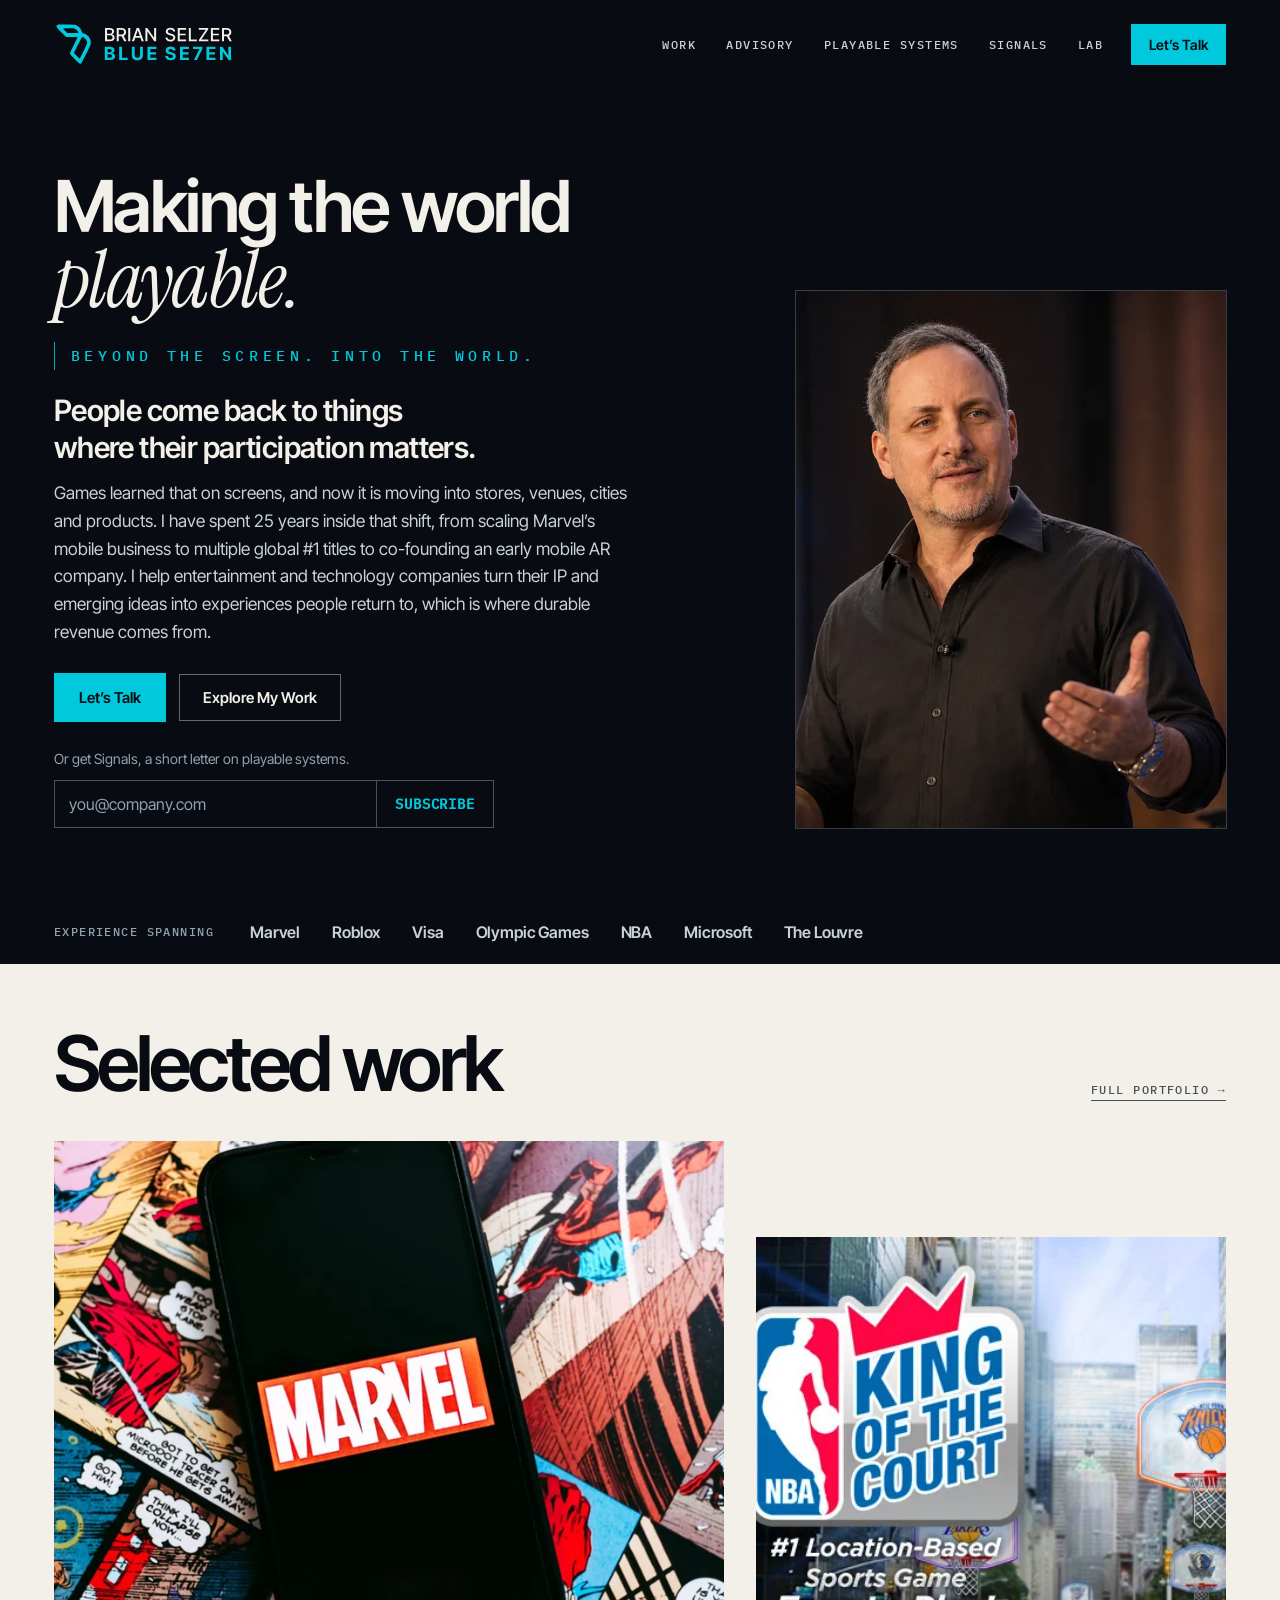
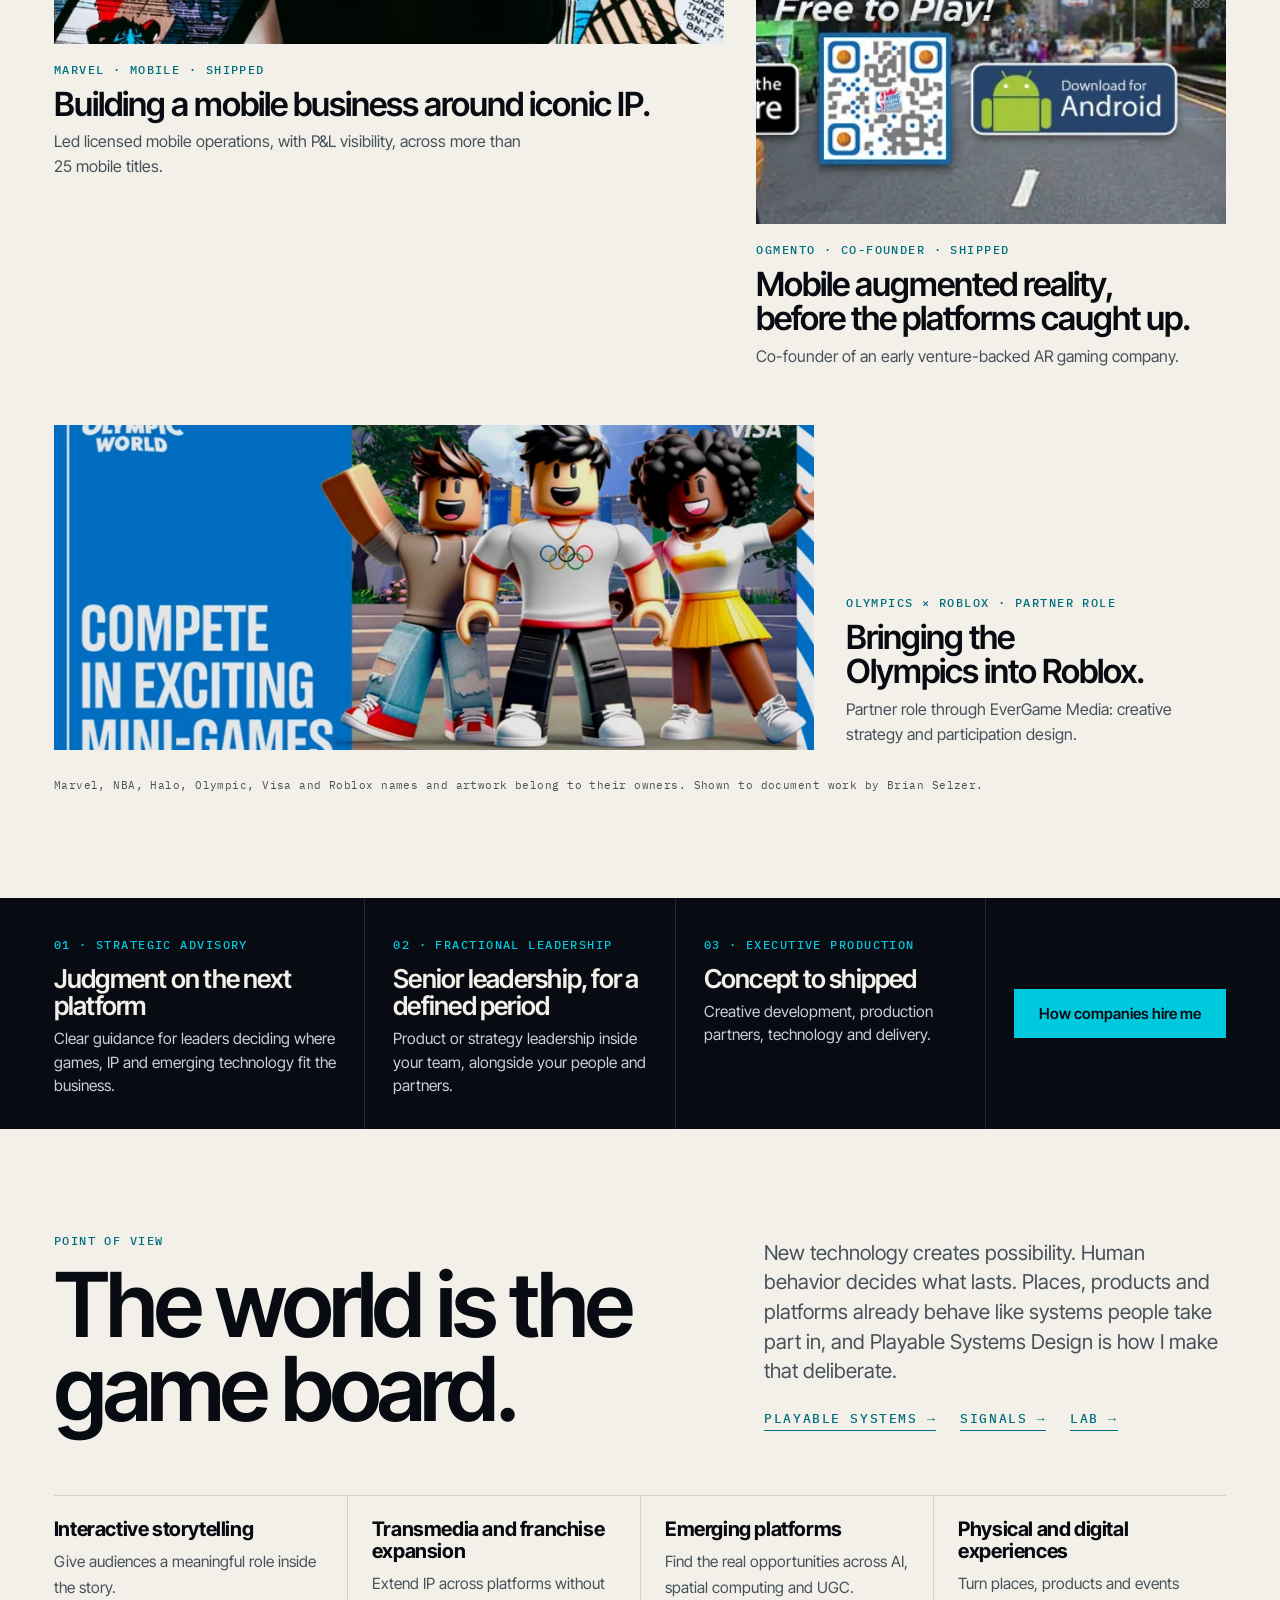
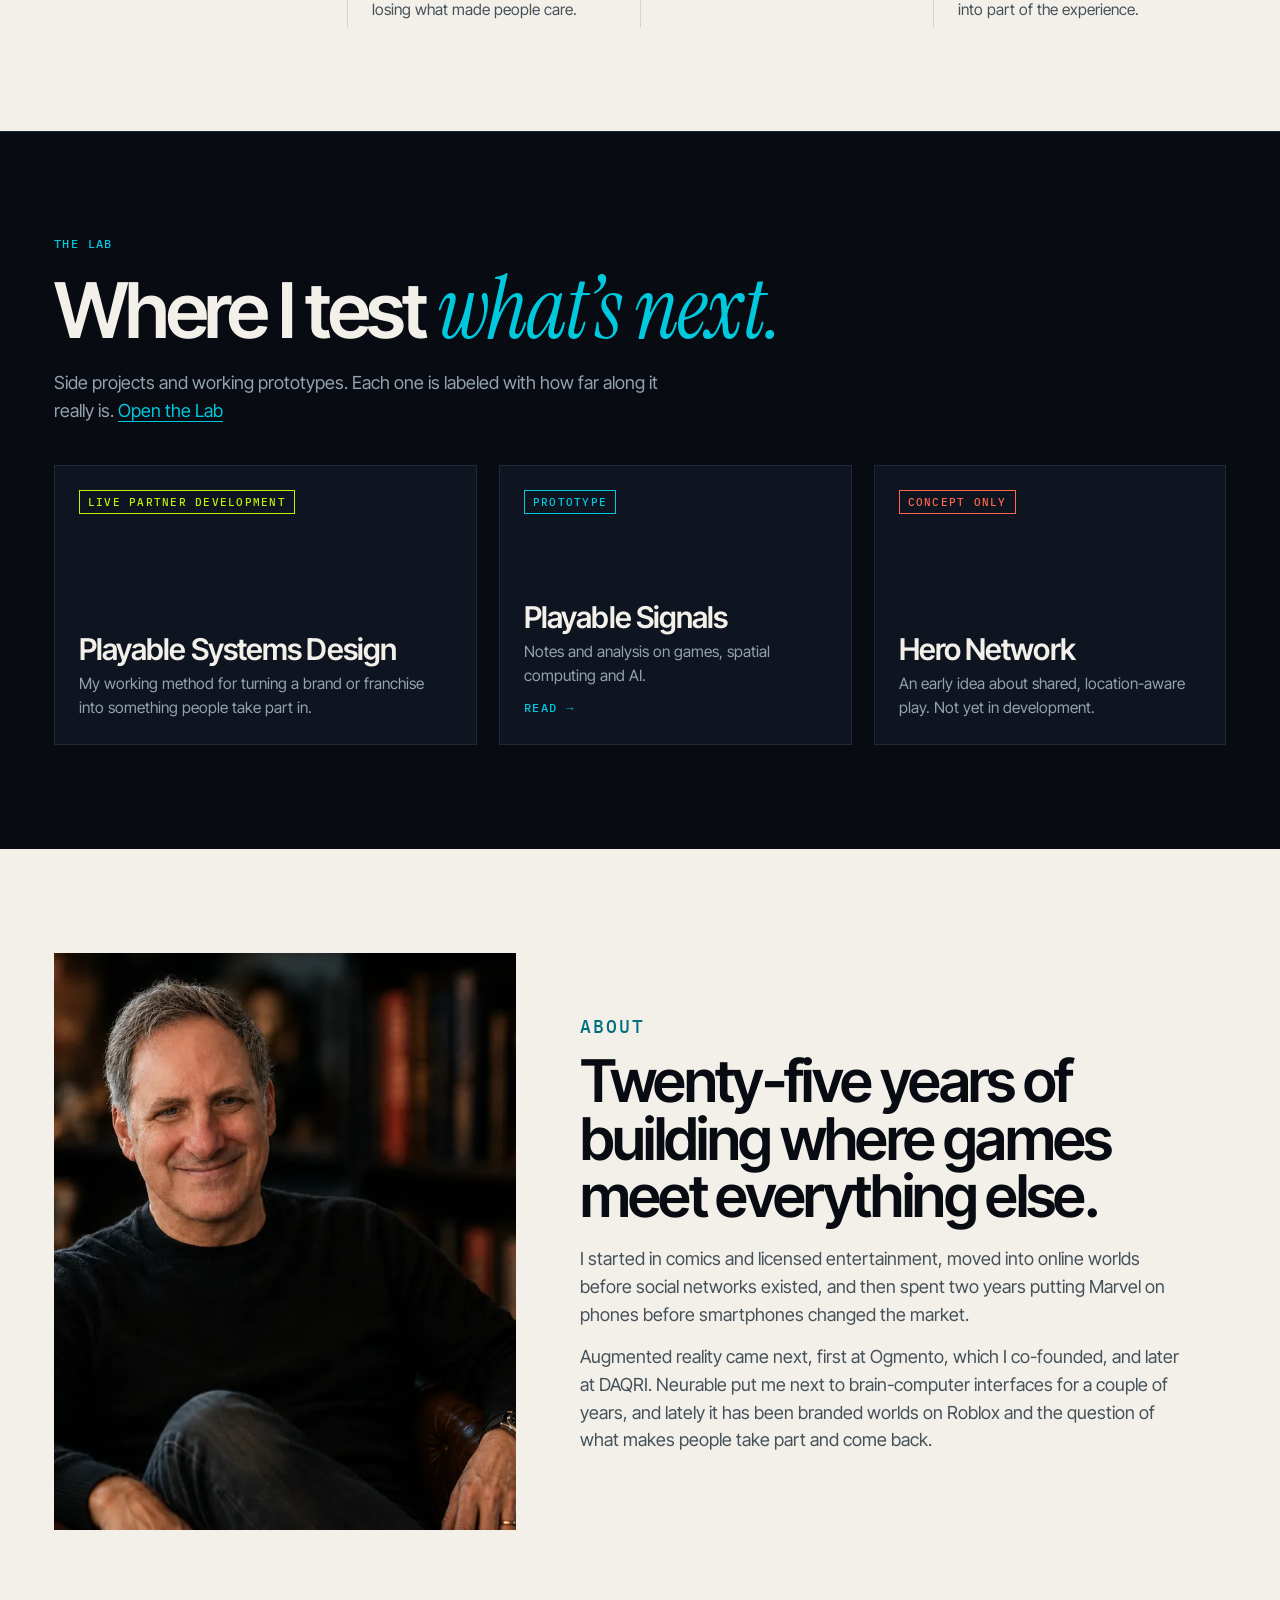
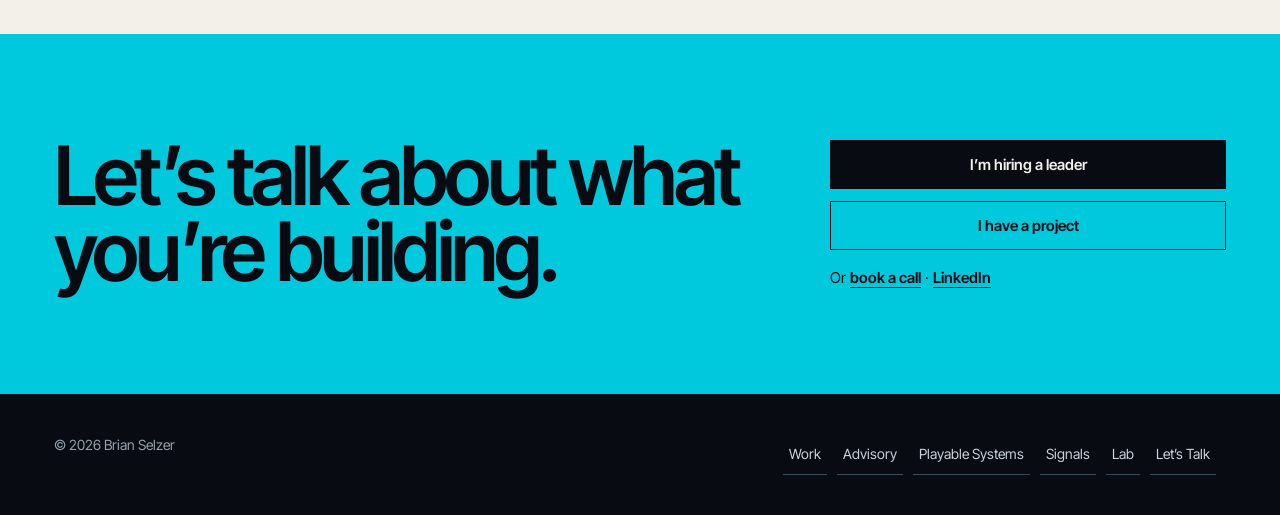
<file: index.html>
<!doctype html>
<html lang="en" data-type="A">
<head>
<meta charset="utf-8"/>
<meta name="viewport" content="width=device-width, initial-scale=1"/>
<title>Brian Selzer | Making the world playable</title>
<meta name="description" content="Brian Selzer is a senior executive and creative leader in games, entertainment and emerging technology. Executive production, advisory and playable systems design."/>
<meta name="theme-color" content="#080B12"/>
<link rel="canonical" href="https://brianselzer.com/"/>
<link rel="icon" href="favicon.svg" type="image/svg+xml"/>
<meta property="og:type" content="website"/><meta property="og:url" content="https://brianselzer.com/"/>
<meta property="og:title" content="Brian Selzer | Making the world playable"/>
<meta property="og:description" content="Senior leadership across games, entertainment and emerging technology. Marvel mobile, early mobile AR, and experiences on Roblox."/>
<meta property="og:image" content="https://brianselzer.com/img/og-brian-selzer.jpg"/>
<meta name="twitter:card" content="summary_large_image"/>
<link rel="preload" href="fonts/inter-tight-latin-600-normal.woff2" as="font" type="font/woff2" crossorigin/>
<link rel="stylesheet" href="tokens.css"/>
<link rel="stylesheet" href="home.css"/>
</head>
<body>
<a class="skip" href="#main">Skip to content</a>
<header class="nav"><div class="wrap nav__in">
 <a class="brand" href="/" aria-label="Brian Selzer, home"><img class="brand__logo" src="logo.svg" width="179" height="44" alt="Brian Selzer, BlueSe7en"/></a>
 <nav class="nav__links" id="menu" aria-label="Primary">
  <a href="work.html">Work</a><a href="advisory.html">Advisory</a><a href="playablesystems.html">Playable Systems</a><a href="insights.html">Signals</a><a href="lab.html">Lab</a>
 </nav>
 <a class="nav__cta" href="contact.html" data-event="nav_lets_talk_click">Let&rsquo;s Talk</a>
 <button class="nav__toggle" aria-expanded="false" aria-controls="menu" aria-label="Menu">&#9776;</button>
</div></header>
<main id="main">
<section class="c-hero--portrait" data-parallax><div class="c-planes" aria-hidden="true"><img src="img/hourglass.svg" alt="" width="900" height="860"/></div>
 <div class="wrap c-hero__grid"><div>
  <h1>Making the world <span class="acc">playable.</span></h1>
  <p class="c-hero__tag">Beyond the screen. Into the world.</p>
  <p class="c-hero__lead">People come back to things where their participation matters.</p>
  <p class="c-hero__sub">Games learned that on screens, and now it is moving into stores, venues, cities and products. I have spent 25 years inside that shift, from scaling Marvel&rsquo;s mobile business to multiple global #1 titles to co-founding an early mobile AR company. I help entertainment and technology companies turn their IP and emerging ideas into experiences people return to, which is where durable revenue comes from.</p>
  <div class="c-hero__ctas"><a class="btn btn--sig" href="contact.html" data-event="hero_primary_click">Let&rsquo;s Talk</a><a class="btn btn--ghost" href="#work" data-event="hero_secondary_click">Explore My Work</a></div>
  <form class="c-hero__sub-form" action="https://brianselzer.substack.com/subscribe" method="get" target="_blank" data-event="hero_signals_submit"><label for="hero-email">Or get Signals, a short letter on playable systems.</label><div><input id="hero-email" type="email" name="email" placeholder="you@company.com" autocomplete="email" required/><button type="submit">Subscribe</button></div></form>
 </div>
 <figure class="c-hero__fig"><picture><source type="image/webp" srcset="img/brian-hero-640.webp 640w, img/brian-hero-816.webp 816w" sizes="(max-width:1023px) 78vw, 430px"/><img src="img/brian-hero-816.jpg" srcset="img/brian-hero-640.jpg 640w, img/brian-hero-816.jpg 816w" sizes="(max-width:1023px) 78vw, 430px" width="816" height="1020" alt="Brian Selzer speaking on stage" fetchpriority="high"/></picture></figure>
 </div></section>

<section class="c-strip" aria-label="Experience spanning"><div class="wrap">
 <span class="label">Experience spanning</span>
 <ul><li>Marvel</li><li>Roblox</li><li>Visa</li><li>Olympic Games</li><li>NBA</li><li>Microsoft</li><li>The Louvre</li></ul>
</div></section>

<section class="surf-light c-sec" id="work" style="padding-top:var(--s5)"><div class="wrap">
 <div class="c-sec__head"><h2>Selected work</h2><a class="label c-morelink" href="work.html" data-event="work_all_click">Full portfolio &rarr;</a></div>
 <div class="c-cases">
  <article class="c-case c-case--wide"><a href="work.html" data-event="work_marvel_click" class="c-case__link">
   <div class="c-case__media">
    <picture><source type="image/webp" srcset="img/work-marvel.webp"/><img src="img/work-marvel.jpg" width="808" height="576" alt="Marvel logo on a phone over a spread of Marvel comic pages" loading="lazy" decoding="async"/></picture>
   </div>
   <div class="c-case__meta"><p class="label">Marvel &middot; Mobile &middot; Shipped</p><h3>Building a mobile business around iconic IP.</h3><p>Led licensed mobile operations, with P&amp;L visibility, across more than 25 mobile titles.</p></div></a></article>
  <article class="c-case c-case--tall"><a href="work.html" data-event="work_ogmento_click" class="c-case__link">
   <div class="c-case__media">
    <picture><source type="image/webp" srcset="img/work-nba.webp"/><img style="object-position:30% 50%" src="img/work-nba.jpg" width="1024" height="500" alt="NBA King of the Court location-based AR game on a phone over a city street" loading="lazy" decoding="async"/></picture>
   </div>
   <div class="c-case__meta"><p class="label">Ogmento &middot; Co-founder &middot; Shipped</p><h3>Mobile augmented reality, before the platforms caught up.</h3><p>Co-founder of an early venture-backed AR gaming company.</p></div></a></article>
  <article class="c-case c-case--banner"><a href="work.html" data-event="work_olympics_click" class="c-case__link">
   <div class="c-case__media">
    <picture><source type="image/webp" srcset="img/work-olympics.webp"/><img style="object-position:88% 50%" src="img/work-olympics.jpg" width="860" height="484" alt="Olympic World on Roblox, presented by Visa" loading="lazy" decoding="async"/></picture>
   </div>
   <div class="c-case__meta"><p class="label">Olympics &times; Roblox &middot; Partner role</p><h3>Bringing the Olympics into Roblox.</h3><p>Partner role through EverGame Media: creative strategy and participation design.</p></div></a></article>
 </div>
 <p class="c-credit" style="margin-top:28px">Marvel, NBA, Halo, Olympic, Visa and Roblox names and artwork belong to their owners. Shown to document work by Brian Selzer.</p>
</div></section>

<section class="surf-dark c-lanes" id="engage"><div class="wrap c-lanes__in">
 <div class="c-lane"><span class="label">01 &middot; Strategic advisory</span><h3>Judgment on the next platform</h3><p>Clear guidance for leaders deciding where games, IP and emerging technology fit the business.</p></div>
 <div class="c-lane"><span class="label">02 &middot; Fractional leadership</span><h3>Senior leadership, for a defined period</h3><p>Product or strategy leadership inside your team, alongside your people and partners.</p></div>
 <div class="c-lane"><span class="label">03 &middot; Executive production</span><h3>Concept to shipped</h3><p>Creative development, production partners, technology and delivery.</p></div>
 <div class="c-lane__cta"><a class="btn btn--sig" href="advisory.html" data-event="engage_advisory_click">How companies hire me</a></div>
</div></section>

<section class="surf-light c-sec" id="pov"><div class="wrap"><div class="c-pov">
 <div><span class="label" style="color:var(--signal-ink);display:block;margin-bottom:14px">Point of view</span>
 <h2 class="c-pov__h">The world is the game board.</h2></div>
 <div><p>New technology creates possibility. Human behavior decides what lasts. Places, products and platforms already behave like systems people take part in, and Playable Systems Design is how I make that deliberate.</p>
 <p class="c-pov__links"><a href="playablesystems.html" data-event="pov_ps_click">Playable Systems &rarr;</a><a href="insights.html" data-event="pov_signals_click">Signals &rarr;</a><a href="lab.html" data-event="pov_lab_click">Lab &rarr;</a></p></div>
</div>
 <ul class="c-areas">
  <li><b>Interactive storytelling</b><span>Give audiences a meaningful role inside the story.</span></li>
  <li><b>Transmedia and franchise expansion</b><span>Extend IP across platforms without losing what made people care.</span></li>
  <li><b>Emerging platforms</b><span>Find the real opportunities across AI, spatial computing and UGC.</span></li>
  <li><b>Physical and digital experiences</b><span>Turn places, products and events into part of the experience.</span></li>
 </ul></div>
</section>

<section class="c-sec c-lab-section" id="lab"><div class="wrap">
 <p class="label" style="color:var(--signal);margin-bottom:18px">The Lab</p>
 <h2>Where I test <span class="acc">what&rsquo;s next.</span></h2>
 <p class="c-lab__sub">Side projects and working prototypes. Each one is labeled with how far along it really is. <a href="lab.html" style="color:var(--signal);border-bottom:1px solid currentColor">Open the Lab</a></p>
 <div class="c-lab">
  <article class="c-lab__item"><span class="c-status" style="color:var(--play)">Live partner development</span><div><h3>Playable Systems Design</h3><p>My working method for turning a brand or franchise into something people take part in.</p></div></article>
  <article class="c-lab__item"><span class="c-status" style="color:var(--signal)">Prototype</span><div><h3>Playable Signals</h3><p>Notes and analysis on games, spatial computing and AI.</p><a class="more" style="display:inline-block;margin-top:12px;color:var(--signal);font:500 12px var(--f-label);letter-spacing:.12em;text-transform:uppercase" href="insights.html">Read &rarr;</a></div></article>
  <article class="c-lab__item"><span class="c-status" style="color:var(--energy)">Concept only</span><div><h3>Hero Network</h3><p>An early idea about shared, location-aware play. Not yet in development.</p></div></article>
 </div></div></section>

<section class="surf-light c-sec" id="about"><div class="wrap c-about">
 <picture><source type="image/webp" srcset="img/brian-about-640.webp 640w, img/brian-about-816.webp 816w" sizes="(max-width:1023px) 100vw, 460px"/><img src="img/brian-about-816.jpg" srcset="img/brian-about-640.jpg 640w, img/brian-about-816.jpg 816w" sizes="(max-width:1023px) 100vw, 460px" width="816" height="1020" alt="Brian Selzer seated in a leather chair" loading="lazy"/></picture>
 <div><p class="label" style="color:var(--signal-ink);margin-bottom:14px">About</p>
 <h2>Twenty-five years of building where games meet everything else.</h2>
 <p>I started in comics and licensed entertainment, moved into online worlds before social networks existed, and then spent two years putting Marvel on phones before smartphones changed the market.</p>
 <p>Augmented reality came next, first at Ogmento, which I co-founded, and later at DAQRI. Neurable put me next to brain-computer interfaces for a couple of years, and lately it has been branded worlds on Roblox and the question of what makes people take part and come back.</p>
 <p class="c-note" data-missing style="margin-top:18px"><b>Confirm &middot; About</b>Career arc is drawn from the Career Master Profile (Brian recollection plus existing evidence). Add one sentence on 2024 to now (Hero Network, character intelligence) when Brian approves the wording.</p>
 </div>
</div></section>

<section class="c-cta" id="contact"><div class="wrap c-cta__in">
 <h2>Let&rsquo;s talk about what you&rsquo;re building.</h2>
 <div class="c-cta__act">
  <a class="btn btn--ink" href="mailto:brian@brianselzer.com?subject=Hiring%20inquiry%3A%20executive%20or%20fractional%20role&body=Company%3A%0ARole%20or%20scope%3A%0ATimeline%3A" data-event="contact_hire_click">I&rsquo;m hiring a leader</a>
  <a class="btn btn--oink" href="mailto:brian@brianselzer.com?subject=Project%20inquiry%3A%20experience%20or%20partnership&body=Company%3A%0AProject%3A%0ATimeline%3A" data-event="contact_project_click">I have a project</a>
  <p class="c-cta__alt">Or <a href="contact.html#book" data-event="contact_book_click">book a call</a> &middot; <a href="https://www.linkedin.com/in/brianselzer/" data-event="contact_linkedin_click">LinkedIn</a></p>
 </div></div></section>
</main>
<footer><div class="wrap"><span>&copy; 2026 Brian Selzer</span><span><a href="work.html">Work</a><a href="advisory.html">Advisory</a><a href="playablesystems.html">Playable Systems</a><a href="insights.html">Signals</a><a href="lab.html">Lab</a><a href="contact.html">Let&rsquo;s Talk</a></span></div></footer>
<script src="home.js" defer></script>
</body></html>
</file>
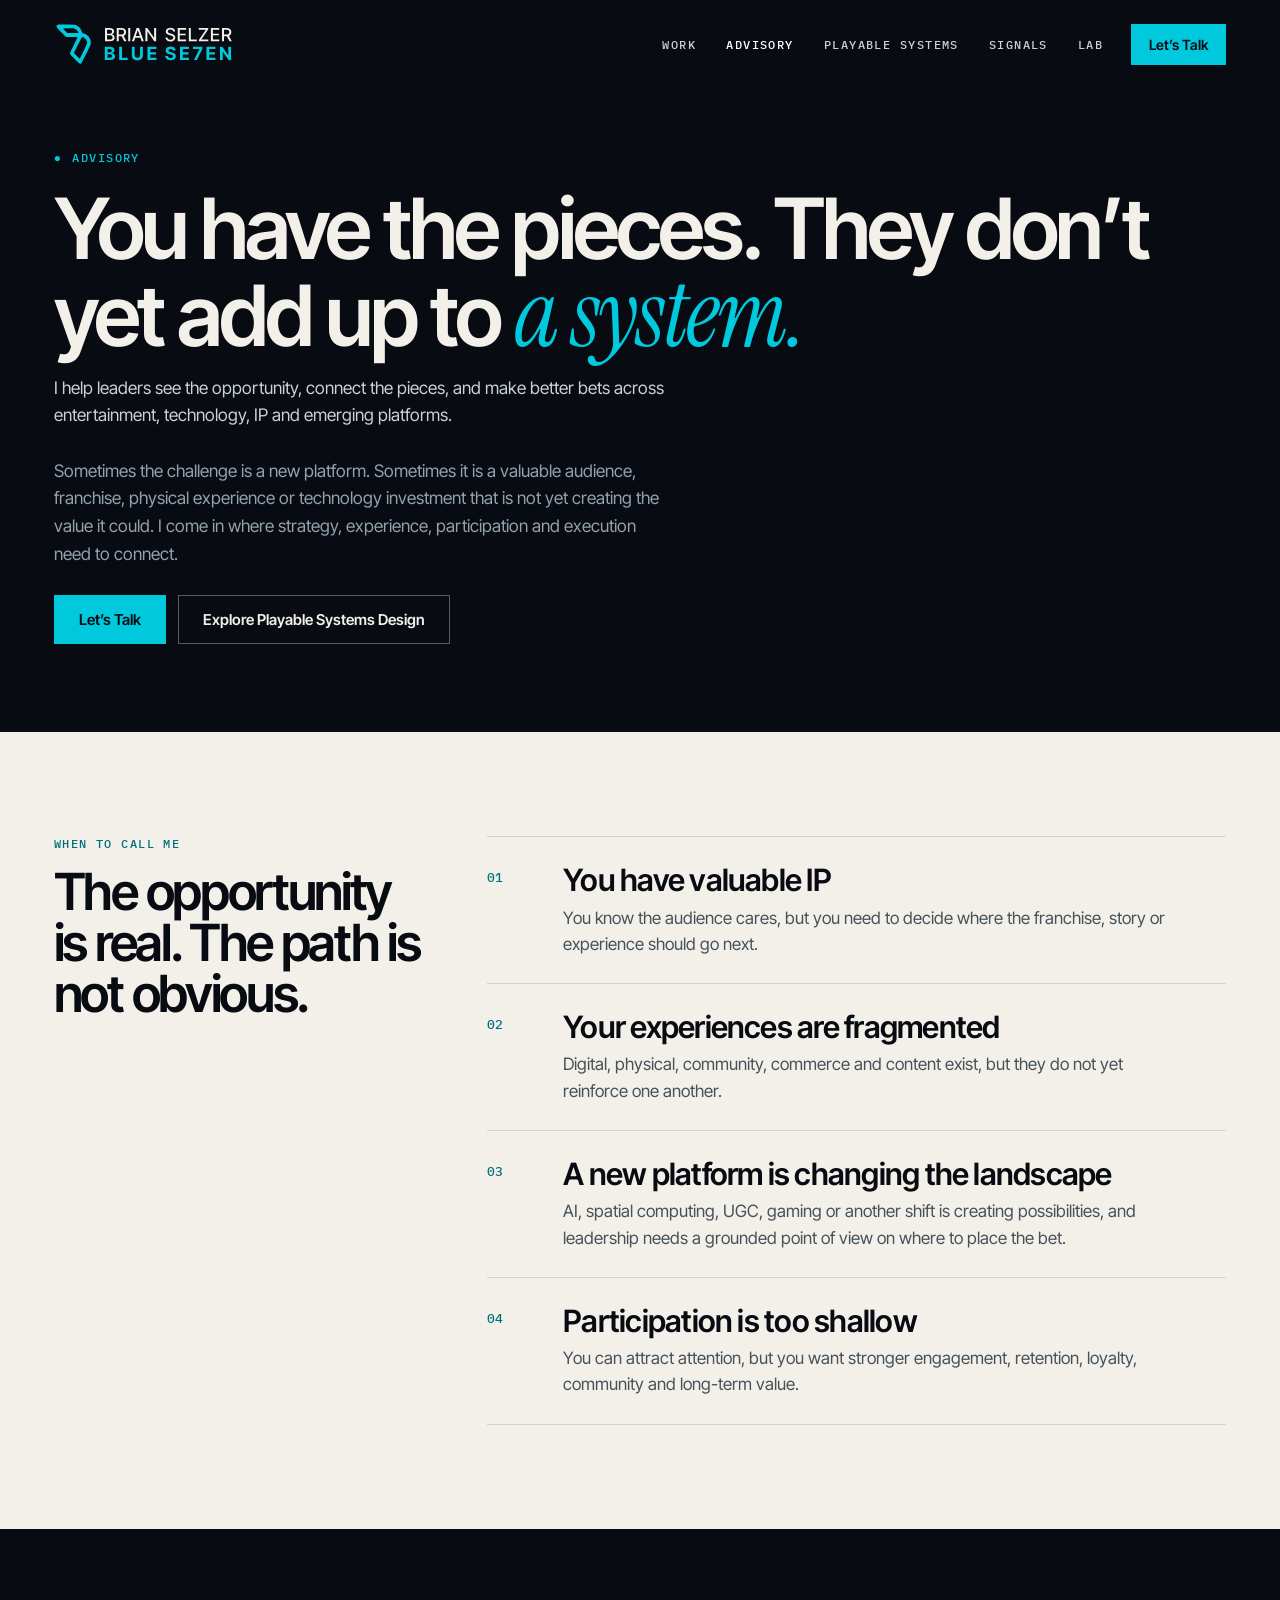
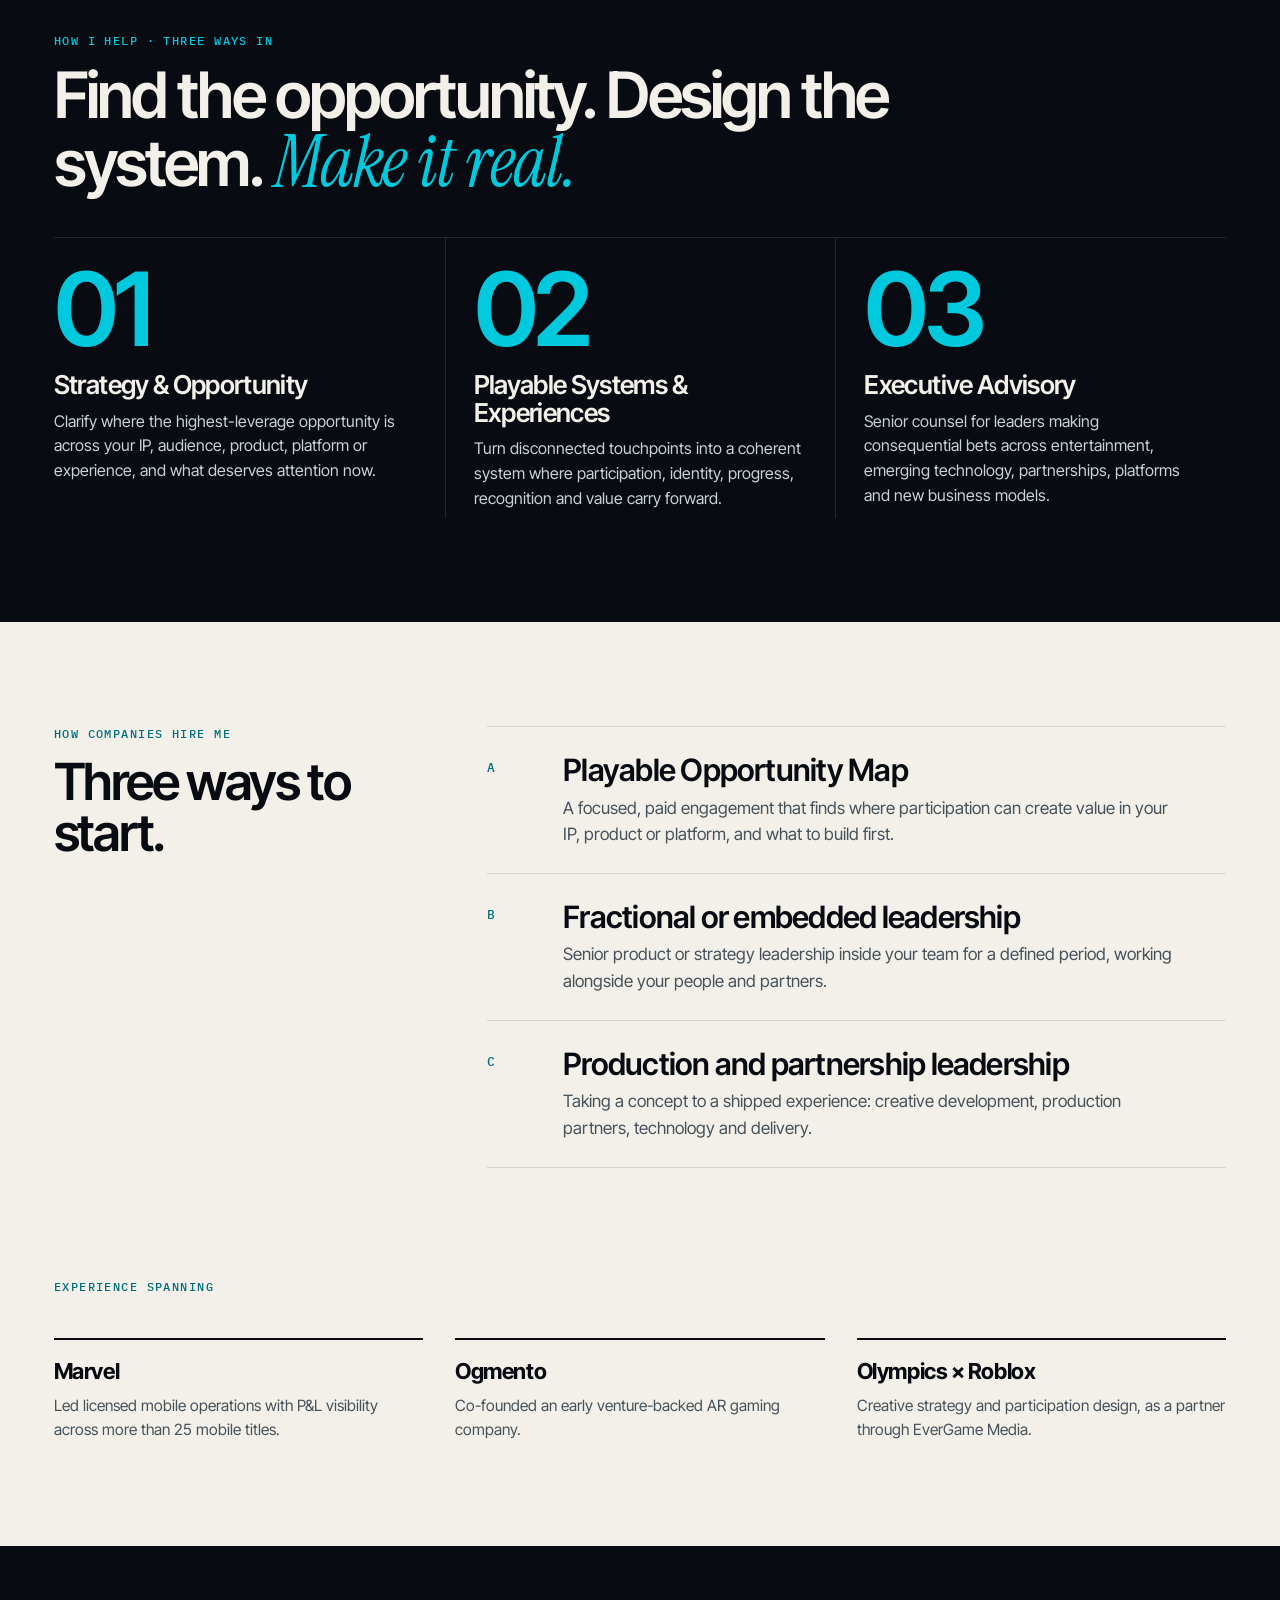
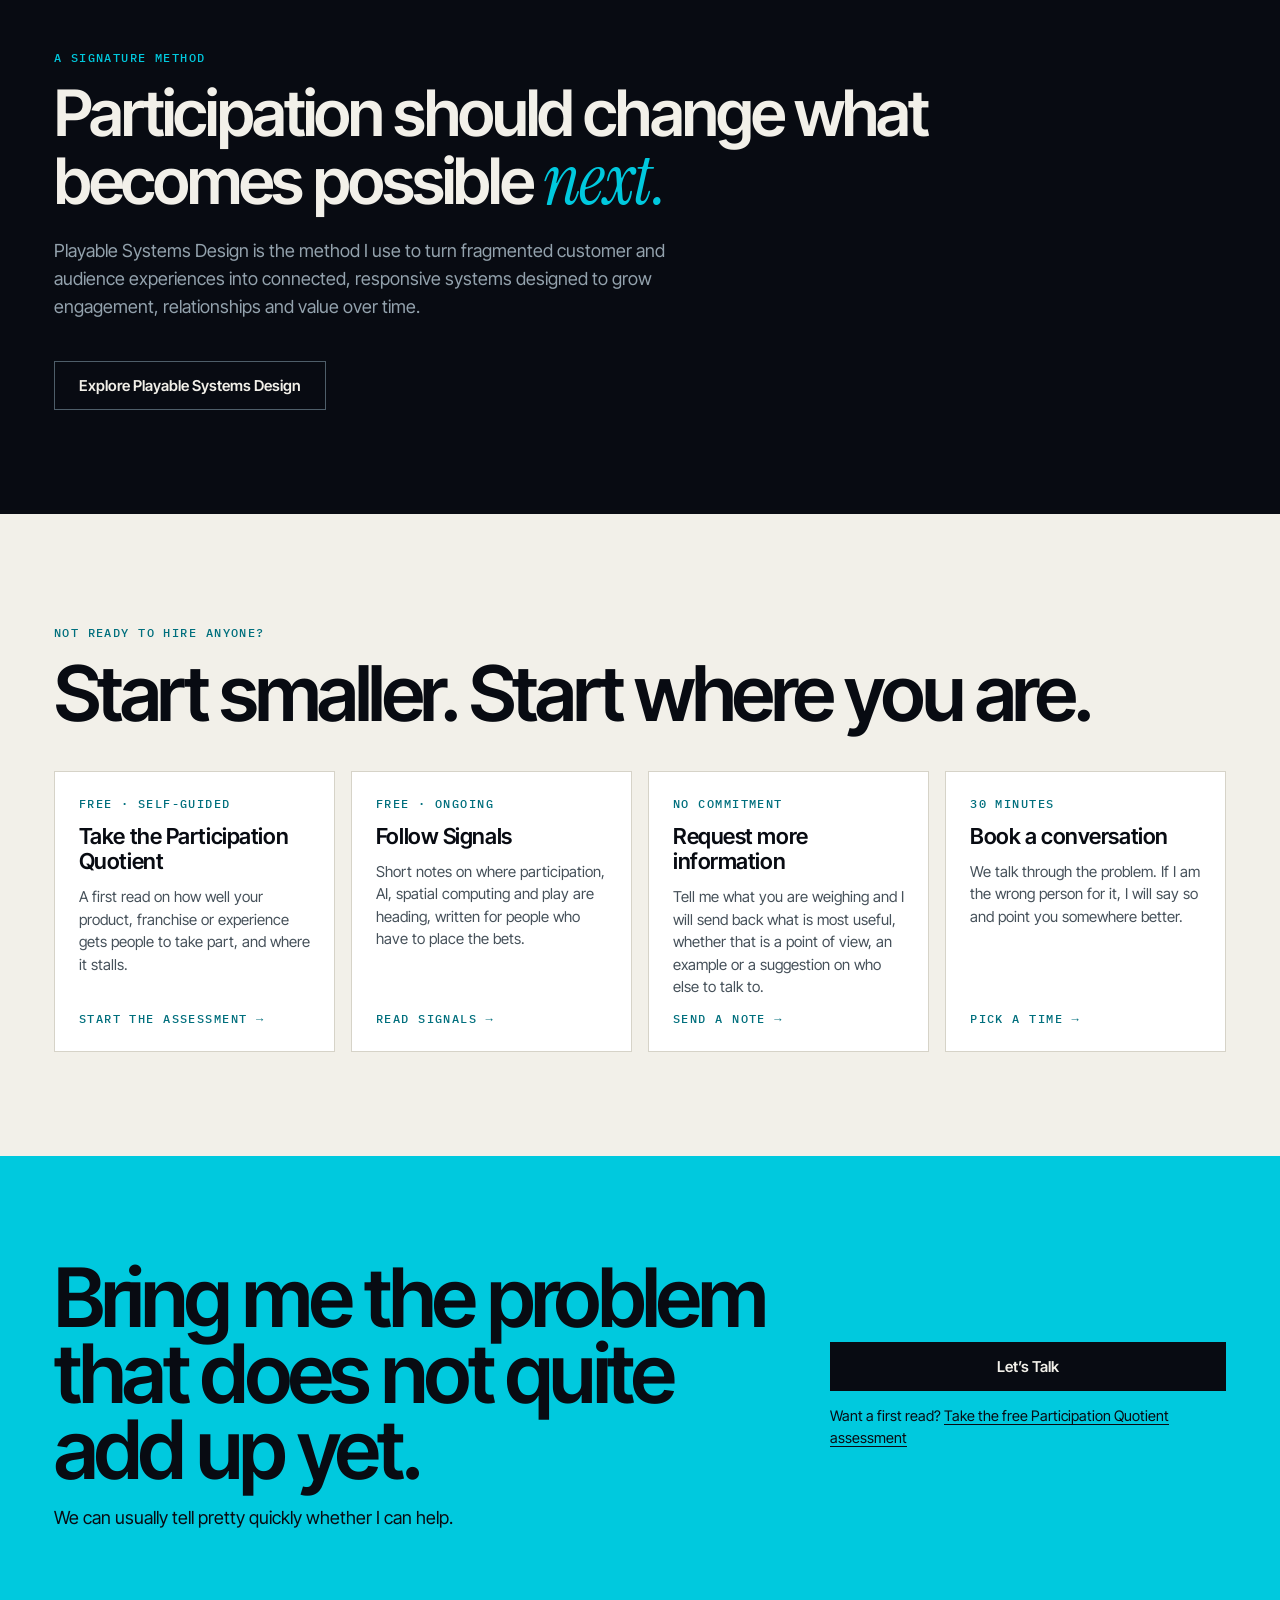
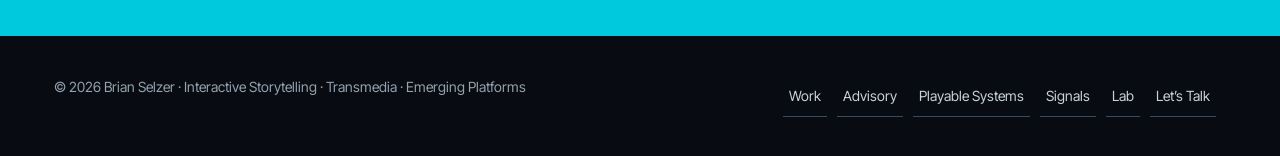
<file: advisory.html>
<!doctype html>
<html lang="en" data-type="A">
<head>
<meta charset="utf-8"/><meta name="viewport" content="width=device-width, initial-scale=1"/>
<title>Advisory | Brian Selzer</title>
<meta name="description" content="Senior advisory and fractional leadership for leaders making bets across entertainment, technology, IP and emerging platforms. Start with the Playable Opportunity Map."/>
<meta name="theme-color" content="#080B12"/>
<link rel="canonical" href="https://brianselzer.com/advisory.html"/>
<link rel="icon" href="favicon.svg" type="image/svg+xml"/>
<meta property="og:type" content="website"/><meta property="og:title" content="Advisory | Brian Selzer"/>
<meta property="og:description" content="You have the pieces. They don't yet add up to a system. I help leaders see the opportunity, connect the pieces, and make better bets."/>
<meta property="og:image" content="https://brianselzer.com/img/og-brian-selzer.jpg"/><meta name="twitter:card" content="summary_large_image"/>
<link rel="preload" href="fonts/inter-tight-latin-600-normal.woff2" as="font" type="font/woff2" crossorigin/>
<link rel="stylesheet" href="tokens.css"/>
<link rel="stylesheet" href="home.css"/>
</head>
<body>
<a class="skip" href="#main">Skip to content</a>
<header class="nav"><div class="wrap nav__in">
 <a class="brand" href="/" aria-label="Brian Selzer, home"><img class="brand__logo" src="logo.svg" width="179" height="44" alt="Brian Selzer, BlueSe7en"/></a>
 <nav class="nav__links" id="menu" aria-label="Primary">
  <a href="work.html">Work</a><a href="advisory.html" aria-current="page" style="color:#fff">Advisory</a><a href="playablesystems.html">Playable Systems</a><a href="insights.html">Signals</a><a href="lab.html">Lab</a>
 </nav>
 <a class="nav__cta" href="contact.html" data-event="nav_lets_talk_click">Let&rsquo;s Talk</a>
 <button class="nav__toggle" aria-expanded="false" aria-controls="menu" aria-label="Menu">&#9776;</button>
</div></header>
<main id="main">
<section class="c-hero--type" data-parallax><div class="c-planes" aria-hidden="true"><svg viewBox="0 0 600 560" aria-hidden="true" focusable="false"><g class="c-plane" data-d="6"><path d="M300 40 560 170 300 300 40 170Z" fill="rgba(8,11,18,.55)" stroke="#00C9DE" stroke-width="1.5"/></g><g class="c-plane" data-d="14"><path d="M300 150 560 280 300 410 40 280Z" fill="rgba(8,11,18,.55)" stroke="#F2F0E9" stroke-opacity=".5" stroke-width="1.5"/></g><g class="c-plane" data-d="24"><path d="M300 260 560 390 300 520 40 390Z" fill="rgba(8,11,18,.55)" stroke="#F2F0E9" stroke-opacity=".3" stroke-width="1.5"/></g><g class="c-plane" data-d="10"><circle cx="300" cy="170" r="9" fill="#FF674D"/><circle cx="300" cy="170" r="22" fill="none" stroke="#FF674D" stroke-opacity=".5"/></g></svg></div><div class="wrap">
 <p class="label c-hero__eyebrow"><span>&#9679;</span> Advisory</p>
 <h1>You have the pieces. They don&rsquo;t yet add up to <span class="acc">a system.</span></h1>
 <p class="c-hero__sub">I help leaders see the opportunity, connect the pieces, and make better bets across entertainment, technology, IP and emerging platforms.</p>
 <p class="c-hero__sub" style="margin-top:0;color:var(--txt-dim)">Sometimes the challenge is a new platform. Sometimes it is a valuable audience, franchise, physical experience or technology investment that is not yet creating the value it could. I come in where strategy, experience, participation and execution need to connect.</p>
 <div class="c-hero__ctas"><a class="btn btn--sig" href="contact.html" data-event="advisory_hero_lets_talk">Let&rsquo;s Talk</a><a class="btn btn--line" href="playablesystems.html" data-event="advisory_hero_ps">Explore Playable Systems Design</a></div>
</div></section>

<section class="surf-light c-sec"><div class="wrap c-split">
 <div class="c-split__title"><span class="label">When to call me</span><h2>The opportunity is real. The path is not obvious.</h2></div>
 <ol class="c-rows">
  <li><span class="c-rows__n">01</span><div><h3>You have valuable IP</h3><p>You know the audience cares, but you need to decide where the franchise, story or experience should go next.</p></div></li>
  <li><span class="c-rows__n">02</span><div><h3>Your experiences are fragmented</h3><p>Digital, physical, community, commerce and content exist, but they do not yet reinforce one another.</p></div></li>
  <li><span class="c-rows__n">03</span><div><h3>A new platform is changing the landscape</h3><p>AI, spatial computing, UGC, gaming or another shift is creating possibilities, and leadership needs a grounded point of view on where to place the bet.</p></div></li>
  <li><span class="c-rows__n">04</span><div><h3>Participation is too shallow</h3><p>You can attract attention, but you want stronger engagement, retention, loyalty, community and long-term value.</p></div></li>
 </ol>
</div></section>

<section class="c-sec surf-dark"><div class="wrap">
 <span class="label c-kicker">How I help &middot; Three ways in</span>
 <h2 class="c-headline">Find the opportunity. Design the system. <span class="acc" style="color:var(--signal)">Make it real.</span></h2>
 <div class="c-framework">
  <div class="c-framework__item"><div class="c-framework__num">01</div><h3>Strategy &amp; Opportunity</h3><p>Clarify where the highest-leverage opportunity is across your IP, audience, product, platform or experience, and what deserves attention now.</p></div>
  <div class="c-framework__item"><div class="c-framework__num">02</div><h3>Playable Systems &amp; Experiences</h3><p>Turn disconnected touchpoints into a coherent system where participation, identity, progress, recognition and value carry forward.</p></div>
  <div class="c-framework__item"><div class="c-framework__num">03</div><h3>Executive Advisory</h3><p>Senior counsel for leaders making consequential bets across entertainment, emerging technology, partnerships, platforms and new business models.</p></div>
 </div></div></section>

<section class="surf-light c-sec"><div class="wrap c-split">
 <div class="c-split__title"><span class="label">How companies hire me</span><h2>Three ways to start.</h2></div>
 <ol class="c-rows">
  <li><span class="c-rows__n">A</span><div><h3>Playable Opportunity Map</h3><p>A focused, paid engagement that finds where participation can create value in your IP, product or platform, and what to build first.</p></div></li>
  <li><span class="c-rows__n">B</span><div><h3>Fractional or embedded leadership</h3><p>Senior product or strategy leadership inside your team for a defined period, working alongside your people and partners.</p></div></li>
  <li><span class="c-rows__n">C</span><div><h3>Production and partnership leadership</h3><p>Taking a concept to a shipped experience: creative development, production partners, technology and delivery.</p></div></li>
 </ol>
</div></section>

<section class="surf-light" style="padding:0 0 var(--s6)"><div class="wrap">
 <span class="label" style="color:var(--signal-ink)">Experience spanning</span>
 <div class="c-proof">
  <div><b>Marvel</b><p>Led licensed mobile operations with P&amp;L visibility across more than 25 mobile titles.</p></div>
  <div><b>Ogmento</b><p>Co-founded an early venture-backed AR gaming company.</p></div>
  <div><b>Olympics &times; Roblox</b><p>Creative strategy and participation design, as a partner through EverGame Media.</p></div>
 </div></div></section>

<section class="c-sec surf-dark"><div class="wrap">
 <span class="label c-kicker">A signature method</span>
 <h2 class="c-headline">Participation should change what becomes possible <span class="acc" style="color:var(--signal)">next.</span></h2>
 <p class="c-lab__sub" style="margin-top:22px">Playable Systems Design is the method I use to turn fragmented customer and audience experiences into connected, responsive systems designed to grow engagement, relationships and value over time.</p>
 <a class="btn btn--line" href="playablesystems.html" data-event="advisory_method_click">Explore Playable Systems Design</a>
</div></section>

<section class="c-sec surf-bone"><div class="wrap">
 <div class="c-sec__head"><div><span class="label" style="color:var(--signal-ink)">Not ready to hire anyone?</span><h2 style="margin-top:14px">Start smaller. Start where you are.</h2></div></div>
 <div class="c-doors">
  <a class="c-door" href="https://pq.brianselzer.com" data-event="advisory_door_pq"><span class="label">Free &middot; Self-guided</span><h3>Take the Participation Quotient</h3><p>A first read on how well your product, franchise or experience gets people to take part, and where it stalls.</p><span class="c-door__go">Start the assessment &rarr;</span></a>
  <a class="c-door" href="insights.html" data-event="advisory_door_signals"><span class="label">Free &middot; Ongoing</span><h3>Follow Signals</h3><p>Short notes on where participation, AI, spatial computing and play are heading, written for people who have to place the bets.</p><span class="c-door__go">Read Signals &rarr;</span></a>
  <a class="c-door" href="contact.html" data-event="advisory_door_info"><span class="label">No commitment</span><h3>Request more information</h3><p>Tell me what you are weighing and I will send back what is most useful, whether that is a point of view, an example or a suggestion on who else to talk to.</p><span class="c-door__go">Send a note &rarr;</span></a>
  <a class="c-door" href="https://calendly.com/brian-selzer/30min" data-event="advisory_door_call"><span class="label">30 minutes</span><h3>Book a conversation</h3><p>We talk through the problem. If I am the wrong person for it, I will say so and point you somewhere better.</p><span class="c-door__go">Pick a time &rarr;</span></a>
 </div>
</div></section>

<section class="c-cta"><div class="wrap c-cta__in">
 <div><h2>Bring me the problem that does not quite add up yet.</h2><p style="margin-top:16px;font-size:18px">We can usually tell pretty quickly whether I can help.</p></div>
 <div class="c-cta__act"><a class="btn btn--ink" href="contact.html" data-event="advisory_close_lets_talk">Let&rsquo;s Talk</a>
 <p class="c-cta__quiet">Want a first read? <a href="https://pq.brianselzer.com" data-event="advisory_pq_click">Take the free Participation Quotient assessment</a></p></div>
</div></section>
</main>
<footer><div class="wrap"><span>&copy; 2026 Brian Selzer &middot; Interactive Storytelling &middot; Transmedia &middot; Emerging Platforms</span><span><a href="work.html">Work</a><a href="advisory.html">Advisory</a><a href="playablesystems.html">Playable Systems</a><a href="insights.html">Signals</a><a href="lab.html">Lab</a><a href="contact.html">Let&rsquo;s Talk</a></span></div></footer>
<script src="home.js" defer></script>
</body></html>
</file>
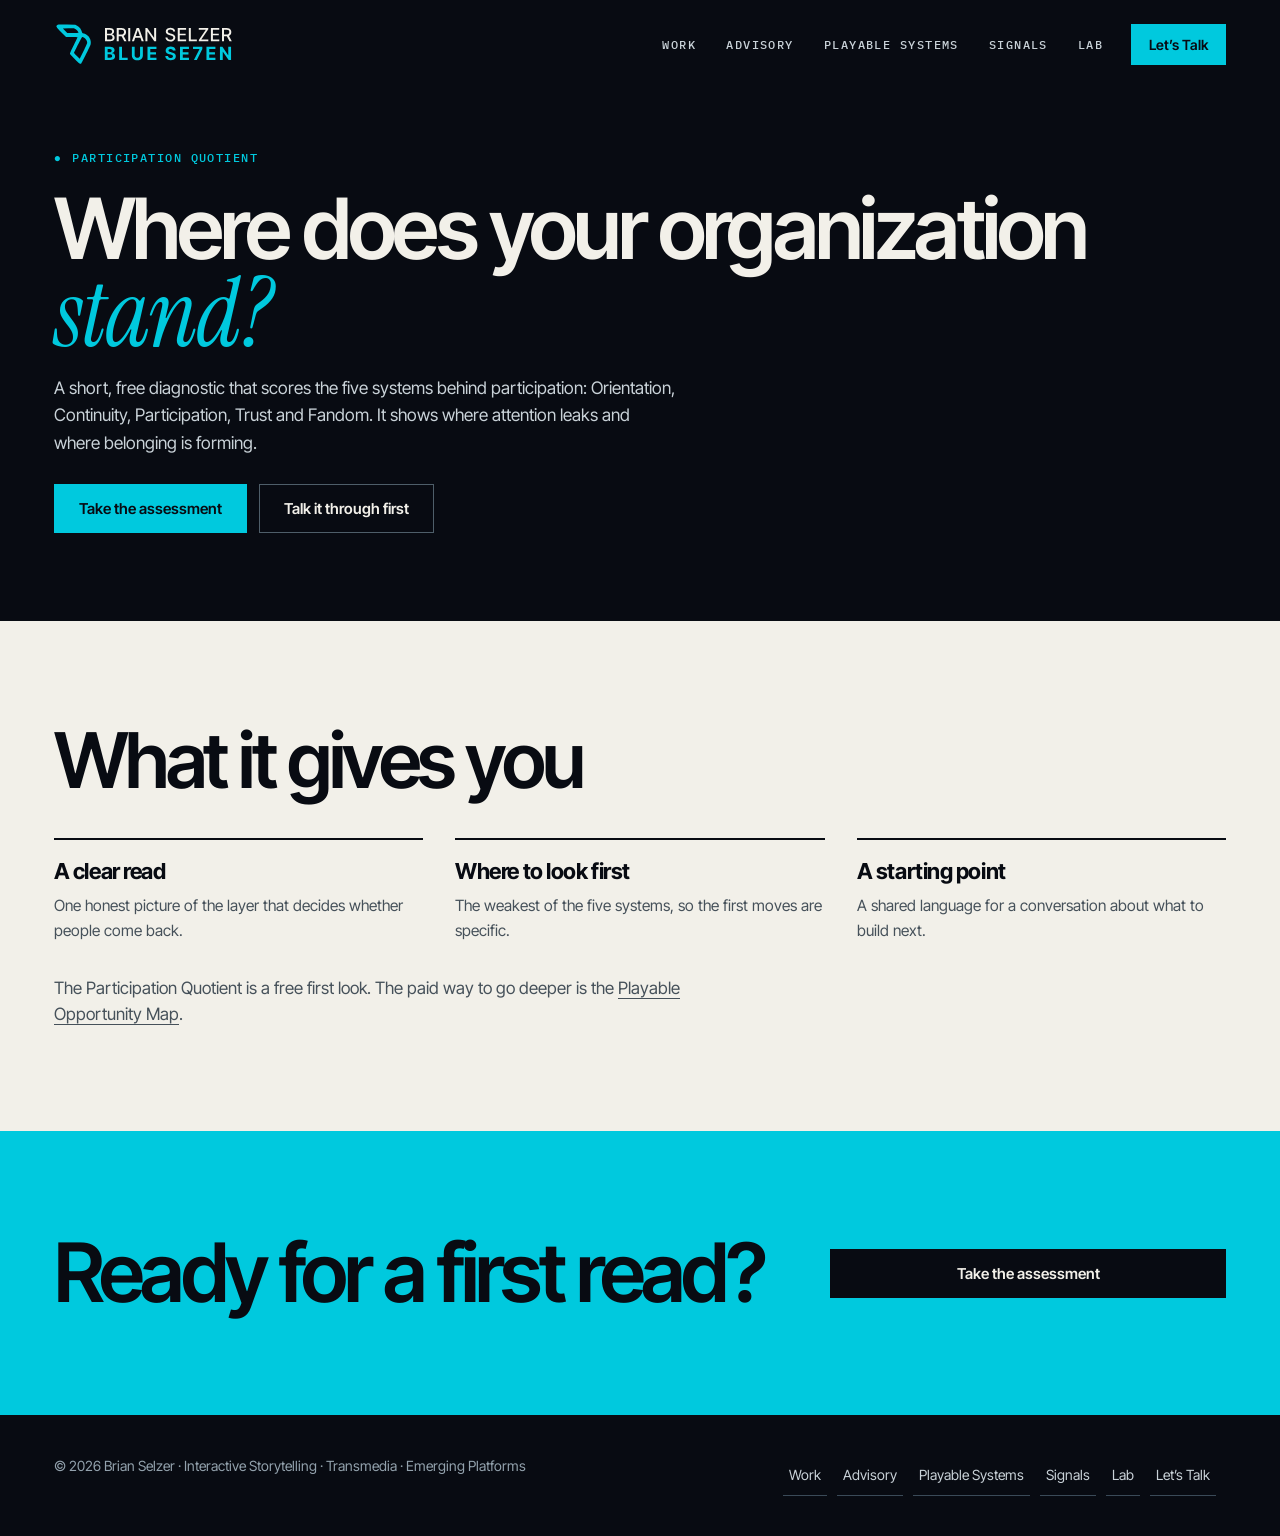
<file: assessment.html>
<!doctype html>
<html lang="en" data-type="A">
<head>
<meta charset="utf-8"/><meta name="viewport" content="width=device-width, initial-scale=1"/>
<title>Participation Quotient | Brian Selzer</title>
<meta name="description" content="A free diagnostic of the five systems behind participation."/>
<meta name="theme-color" content="#080B12"/>
<link rel="canonical" href="https://brianselzer.com/assessment.html"/>
<link rel="icon" href="favicon.svg" type="image/svg+xml"/>
<meta property="og:type" content="website"/><meta property="og:title" content="Participation Quotient | Brian Selzer"/>
<meta property="og:description" content="A free diagnostic of the five systems behind participation."/>
<meta property="og:image" content="https://brianselzer.com/img/og-brian-selzer.jpg"/><meta name="twitter:card" content="summary_large_image"/>
<link rel="preload" href="fonts/inter-tight-latin-600-normal.woff2" as="font" type="font/woff2" crossorigin/>
<link rel="stylesheet" href="tokens.css"/><link rel="stylesheet" href="home.css"/>
</head>
<body>
<a class="skip" href="#main">Skip to content</a>
<header class="nav"><div class="wrap nav__in">
 <a class="brand" href="/" aria-label="Brian Selzer, home"><img class="brand__logo" src="logo.svg" width="179" height="44" alt="Brian Selzer, BlueSe7en"/></a>
 <nav class="nav__links" id="menu" aria-label="Primary">
  <a href="work.html">Work</a><a href="advisory.html">Advisory</a><a href="playablesystems.html">Playable Systems</a><a href="insights.html">Signals</a><a href="lab.html">Lab</a>
 </nav>
 <a class="nav__cta" href="contact.html" data-event="nav_lets_talk_click">Let&rsquo;s Talk</a>
 <button class="nav__toggle" aria-expanded="false" aria-controls="menu" aria-label="Menu">&#9776;</button>
</div></header>
<main id="main">
<section class="c-hero--type" data-parallax><div class="c-planes" aria-hidden="true"><svg viewBox="0 0 600 560" aria-hidden="true" focusable="false"><g class="c-plane" data-d="6"><path d="M300 40 560 170 300 300 40 170Z" fill="rgba(8,11,18,.55)" stroke="#00C9DE" stroke-width="1.5"/></g><g class="c-plane" data-d="14"><path d="M300 150 560 280 300 410 40 280Z" fill="rgba(8,11,18,.55)" stroke="#F2F0E9" stroke-opacity=".5" stroke-width="1.5"/></g><g class="c-plane" data-d="24"><path d="M300 260 560 390 300 520 40 390Z" fill="rgba(8,11,18,.55)" stroke="#F2F0E9" stroke-opacity=".3" stroke-width="1.5"/></g><g class="c-plane" data-d="10"><circle cx="300" cy="170" r="9" fill="#FF674D"/><circle cx="300" cy="170" r="22" fill="none" stroke="#FF674D" stroke-opacity=".5"/></g></svg></div>
<div class="wrap">
 <p class="label c-hero__eyebrow"><span>&#9679;</span> Participation Quotient</p>
 <h1>Where does your organization <span class="acc">stand?</span></h1>
 <p class="c-hero__sub">A short, free diagnostic that scores the five systems behind participation: Orientation, Continuity, Participation, Trust and Fandom. It shows where attention leaks and where belonging is forming.</p>
 <div class="c-hero__ctas"><a class="btn btn--sig" href="https://pq.brianselzer.com" data-event="pq_take_click">Take the assessment</a><a class="btn btn--line" href="contact.html" data-event="pq_talk_click">Talk it through first</a></div>
</div></section>
<section class="surf-light c-sec"><div class="wrap">
 <div class="c-sec__head"><h2>What it gives you</h2></div>
 <div class="c-proof">
  <div><b>A clear read</b><p>One honest picture of the layer that decides whether people come back.</p></div>
  <div><b>Where to look first</b><p>The weakest of the five systems, so the first moves are specific.</p></div>
  <div><b>A starting point</b><p>A shared language for a conversation about what to build next.</p></div>
 </div>
 <p style="margin-top:32px;color:var(--txt-mid);max-width:38em">The Participation Quotient is a free first look. The paid way to go deeper is the <a href="advisory.html" style="border-bottom:1px solid currentColor">Playable Opportunity Map</a>.</p>
</div></section>
<section class="c-cta"><div class="wrap c-cta__in">
 <h2>Ready for a first read?</h2>
 <div class="c-cta__act"><a class="btn btn--ink" href="https://pq.brianselzer.com" data-event="pq_close_take">Take the assessment</a></div>
</div></section>
</main>
<footer><div class="wrap"><span>&copy; 2026 Brian Selzer &middot; Interactive Storytelling &middot; Transmedia &middot; Emerging Platforms</span><span><a href="work.html">Work</a><a href="advisory.html">Advisory</a><a href="playablesystems.html">Playable Systems</a><a href="insights.html">Signals</a><a href="lab.html">Lab</a><a href="contact.html">Let&rsquo;s Talk</a></span></div></footer>
<script src="home.js" defer></script>
</body></html>
</file>
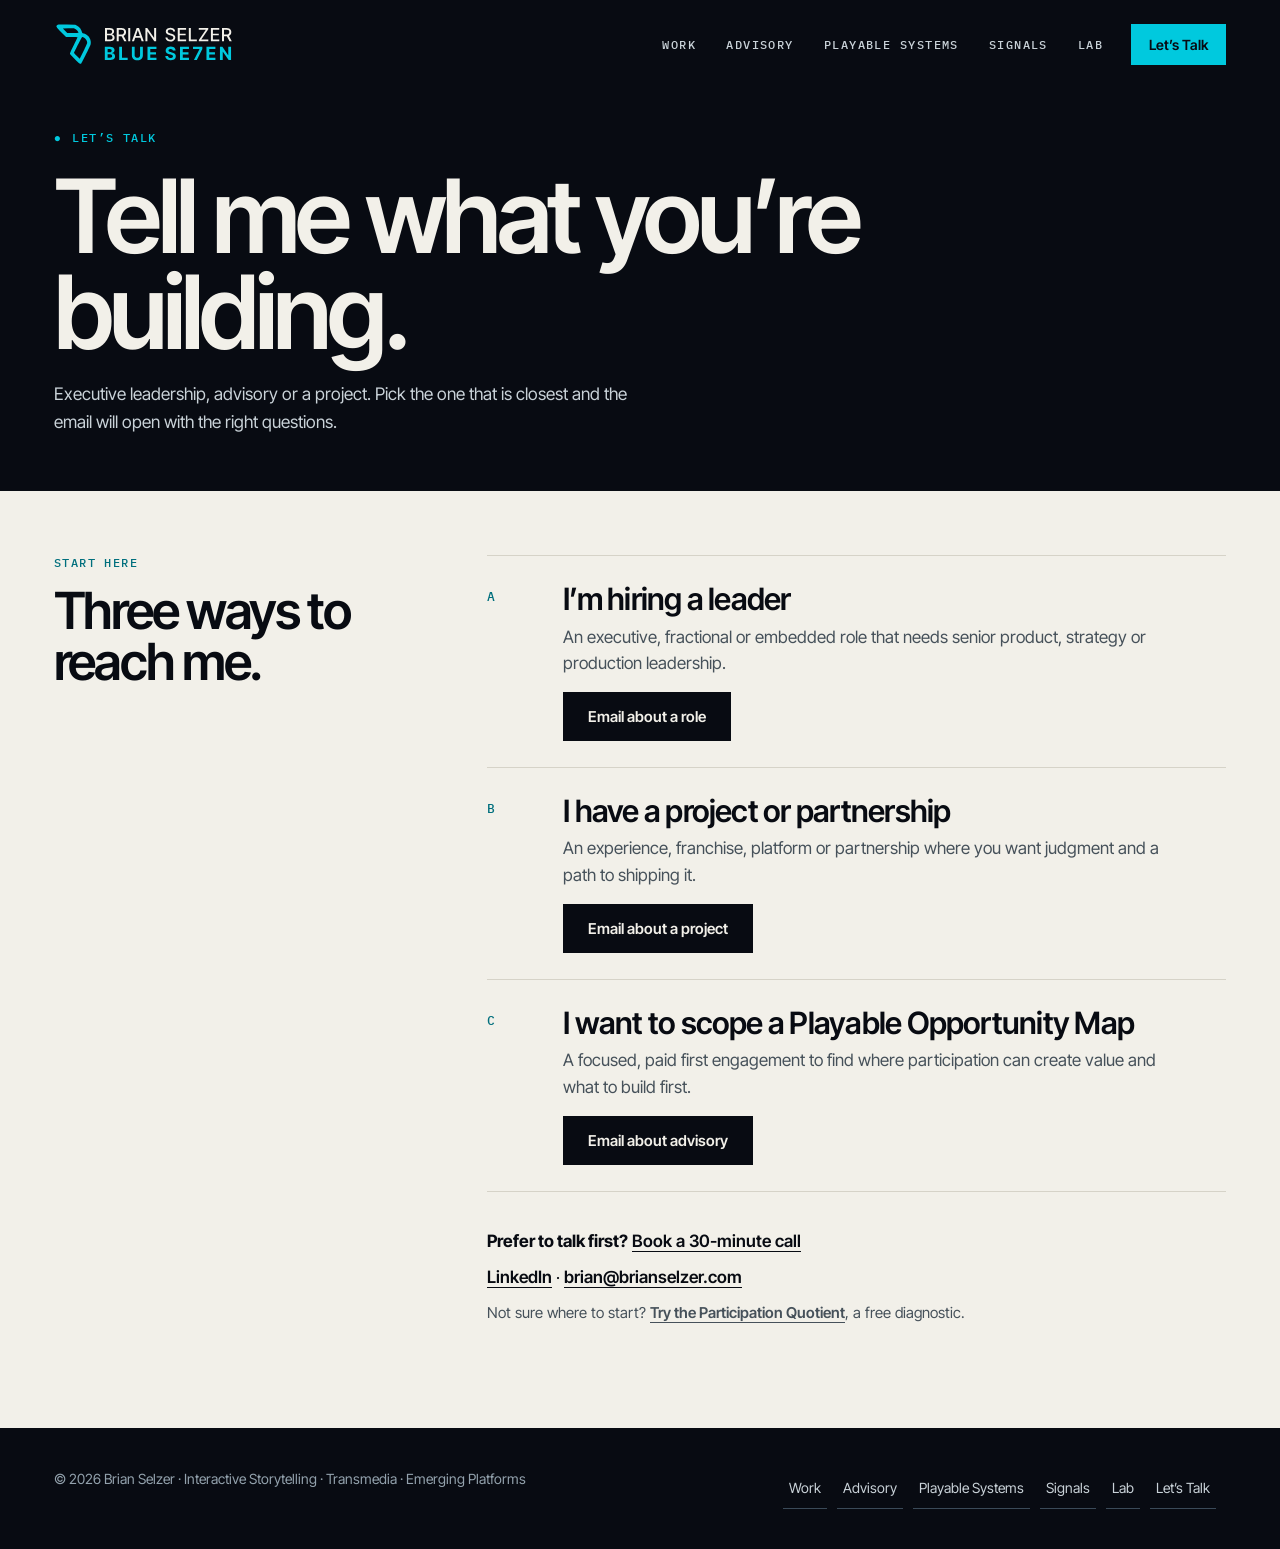
<file: contact.html>
<!doctype html>
<html lang="en" data-type="A">
<head>
<meta charset="utf-8"/><meta name="viewport" content="width=device-width, initial-scale=1"/>
<title>Let’s Talk | Brian Selzer</title>
<meta name="description" content="Reach Brian Selzer about executive leadership, advisory or a project."/>
<meta name="theme-color" content="#080B12"/>
<link rel="canonical" href="https://brianselzer.com/contact.html"/>
<link rel="icon" href="favicon.svg" type="image/svg+xml"/>
<meta property="og:type" content="website"/><meta property="og:title" content="Let’s Talk | Brian Selzer"/>
<meta property="og:description" content="Reach Brian Selzer about executive leadership, advisory or a project."/>
<meta property="og:image" content="https://brianselzer.com/img/og-brian-selzer.jpg"/><meta name="twitter:card" content="summary_large_image"/>
<link rel="preload" href="fonts/inter-tight-latin-600-normal.woff2" as="font" type="font/woff2" crossorigin/>
<link rel="stylesheet" href="tokens.css"/><link rel="stylesheet" href="home.css"/>
</head>
<body>
<a class="skip" href="#main">Skip to content</a>
<header class="nav"><div class="wrap nav__in">
 <a class="brand" href="/" aria-label="Brian Selzer, home"><img class="brand__logo" src="logo.svg" width="179" height="44" alt="Brian Selzer, BlueSe7en"/></a>
 <nav class="nav__links" id="menu" aria-label="Primary">
  <a href="work.html">Work</a><a href="advisory.html">Advisory</a><a href="playablesystems.html">Playable Systems</a><a href="insights.html">Signals</a><a href="lab.html">Lab</a>
 </nav>
 <a class="nav__cta" href="contact.html" data-event="nav_lets_talk_click" aria-current="page">Let&rsquo;s Talk</a>
 <button class="nav__toggle" aria-expanded="false" aria-controls="menu" aria-label="Menu">&#9776;</button>
</div></header>
<main id="main">
<section class="pghead"><div class="wrap">
 <p class="label c-hero__eyebrow"><span>&#9679;</span> Let&rsquo;s Talk</p>
 <h1>Tell me what you&rsquo;re building.</h1>
 <p class="c-hero__sub" style="margin-top:20px">Executive leadership, advisory or a project. Pick the one that is closest and the email will open with the right questions.</p>
</div></section>

<section class="surf-light c-sec" style="padding-top:var(--s5)"><div class="wrap c-split">
 <div class="c-split__title"><span class="label">Start here</span><h2>Three ways to reach me.</h2></div>
 <div><ol class="c-rows">
  <li><span class="c-rows__n">A</span><div><h3>I&rsquo;m hiring a leader</h3><p>An executive, fractional or embedded role that needs senior product, strategy or production leadership.</p>
   <p style="margin-top:16px"><a class="btn btn--ink" href="mailto:brian@brianselzer.com?subject=Hiring%20inquiry%3A%20executive%20or%20fractional%20role&body=Company%3A%0ARole%20or%20scope%3A%0ATimeline%3A%0A" data-event="contact_hire_click">Email about a role</a></p></div></li>
  <li><span class="c-rows__n">B</span><div><h3>I have a project or partnership</h3><p>An experience, franchise, platform or partnership where you want judgment and a path to shipping it.</p>
   <p style="margin-top:16px"><a class="btn btn--ink" href="mailto:brian@brianselzer.com?subject=Project%20inquiry%3A%20experience%20or%20partnership&body=Company%3A%0AProject%3A%0ATimeline%3A%0A" data-event="contact_project_click">Email about a project</a></p></div></li>
  <li><span class="c-rows__n">C</span><div><h3>I want to scope a Playable Opportunity Map</h3><p>A focused, paid first engagement to find where participation can create value and what to build first.</p>
   <p style="margin-top:16px"><a class="btn btn--ink" href="mailto:brian@brianselzer.com?subject=Advisory%20inquiry%3A%20Playable%20Opportunity%20Map&body=Company%3A%0AWhat%20you%20want%20to%20understand%3A%0ATimeline%3A%0A" data-event="contact_advisory_click">Email about advisory</a></p></div></li>
 </ol>
 <div class="c-contact__alt" id="book">
  <p><b>Prefer to talk first?</b> <a href="https://calendly.com/brian-selzer/30min" target="_blank" rel="noopener" data-event="contact_book_click">Book a 30-minute call</a></p>
  <p><a href="https://www.linkedin.com/in/brianselzer/" target="_blank" rel="noopener" data-event="contact_linkedin_click">LinkedIn</a> &middot; <a href="mailto:brian@brianselzer.com" data-event="contact_email_click">brian@brianselzer.com</a></p>
  <p class="c-contact__quiet">Not sure where to start? <a href="assessment.html" data-event="contact_pq_click">Try the Participation Quotient</a>, a free diagnostic.</p>
 </div></div>
</div></section>
</main>
<footer><div class="wrap"><span>&copy; 2026 Brian Selzer &middot; Interactive Storytelling &middot; Transmedia &middot; Emerging Platforms</span><span><a href="work.html">Work</a><a href="advisory.html">Advisory</a><a href="playablesystems.html">Playable Systems</a><a href="insights.html">Signals</a><a href="lab.html">Lab</a><a href="contact.html">Let&rsquo;s Talk</a></span></div></footer>
<script src="home.js" defer></script>
</body></html>
</file>
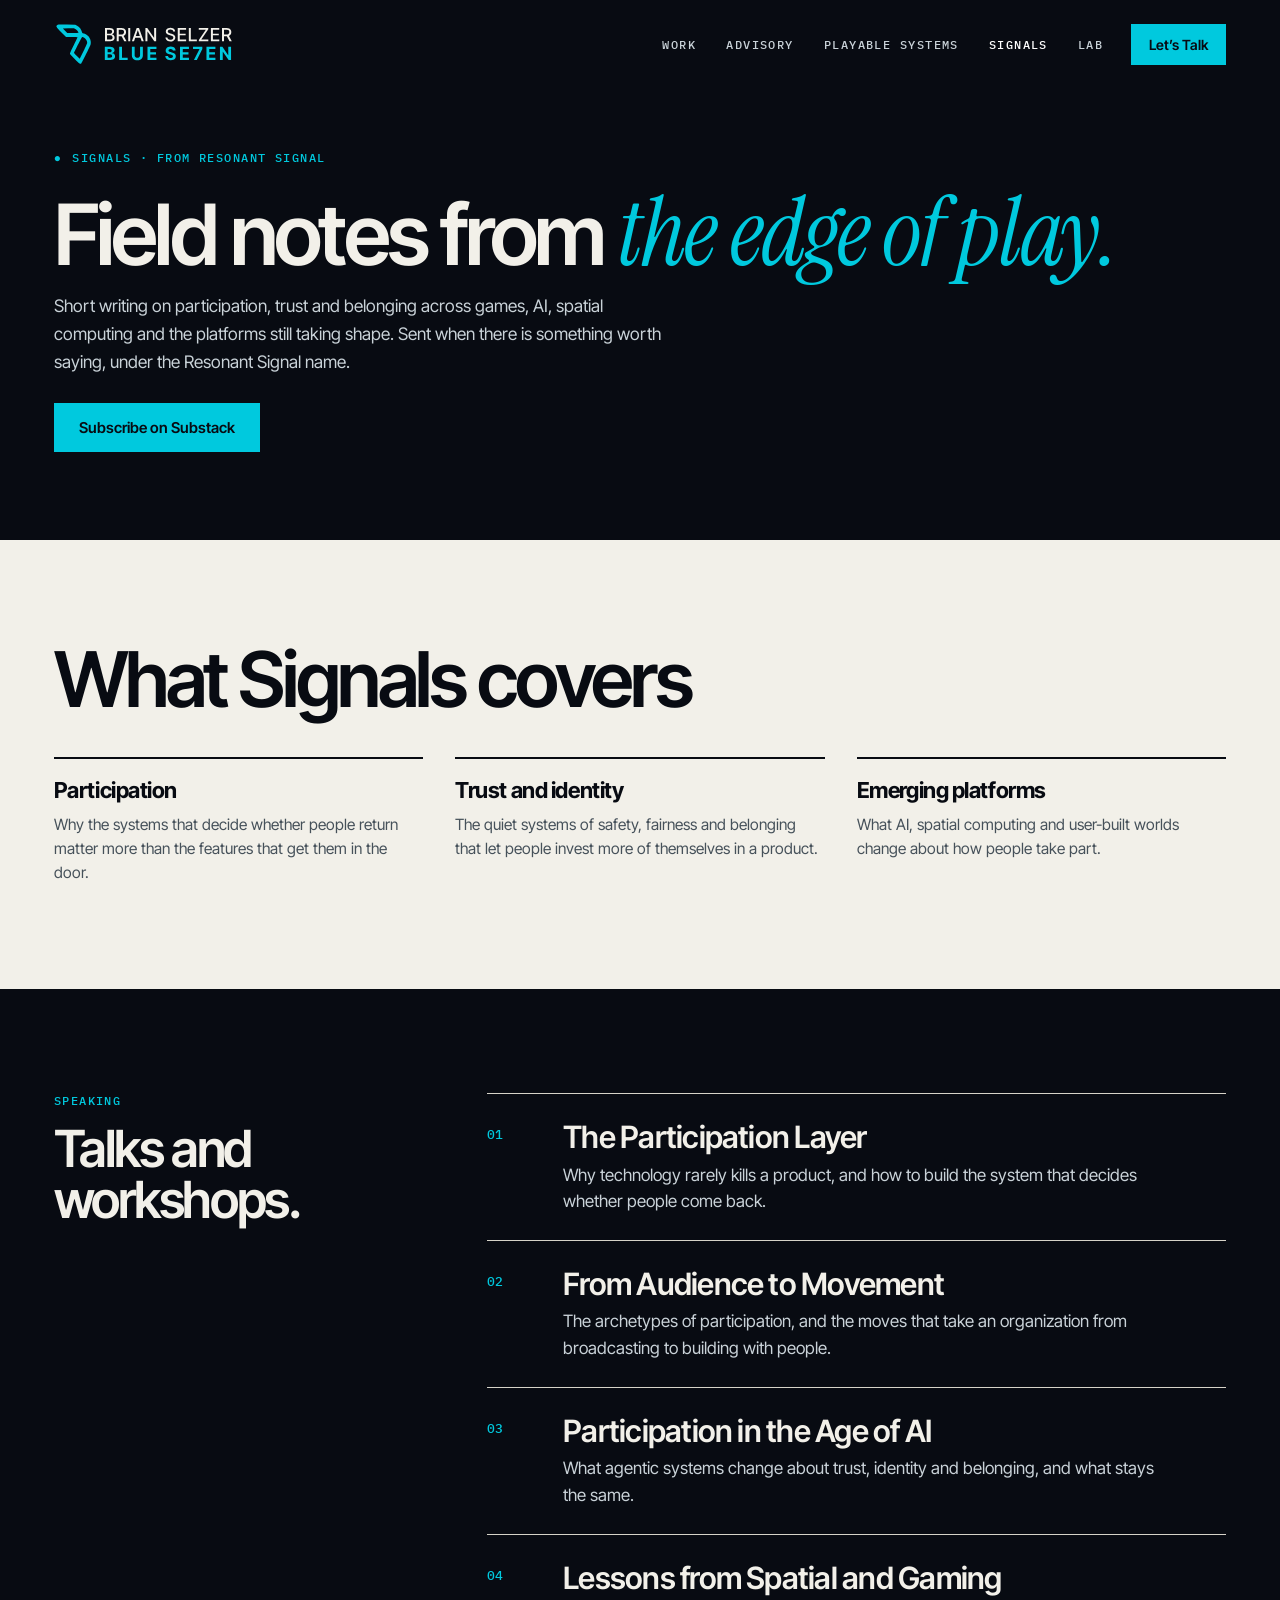
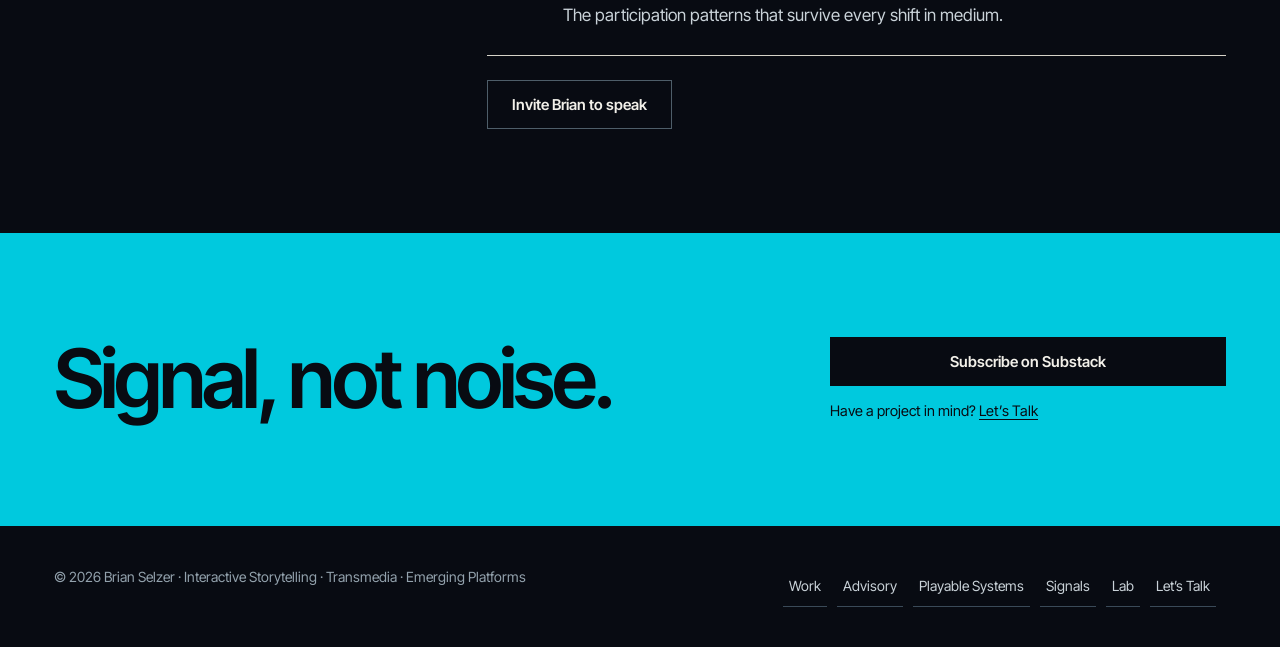
<file: insights.html>
<!doctype html>
<html lang="en" data-type="A">
<head>
<meta charset="utf-8"/><meta name="viewport" content="width=device-width, initial-scale=1"/>
<title>Signals | Brian Selzer</title>
<meta name="description" content="Field notes on participation, trust and belonging across games, AI, spatial computing and emerging platforms."/>
<meta name="theme-color" content="#080B12"/>
<link rel="canonical" href="https://brianselzer.com/insights.html"/>
<link rel="icon" href="favicon.svg" type="image/svg+xml"/>
<meta property="og:type" content="website"/><meta property="og:title" content="Signals | Brian Selzer"/>
<meta property="og:description" content="Field notes on participation, trust and belonging across games, AI, spatial computing and emerging platforms."/>
<meta property="og:image" content="https://brianselzer.com/img/og-brian-selzer.jpg"/><meta name="twitter:card" content="summary_large_image"/>
<link rel="preload" href="fonts/inter-tight-latin-600-normal.woff2" as="font" type="font/woff2" crossorigin/>
<link rel="stylesheet" href="tokens.css"/><link rel="stylesheet" href="home.css"/>
</head>
<body>
<a class="skip" href="#main">Skip to content</a>
<header class="nav"><div class="wrap nav__in">
 <a class="brand" href="/" aria-label="Brian Selzer, home"><img class="brand__logo" src="logo.svg" width="179" height="44" alt="Brian Selzer, BlueSe7en"/></a>
 <nav class="nav__links" id="menu" aria-label="Primary">
  <a href="work.html">Work</a><a href="advisory.html">Advisory</a><a href="playablesystems.html">Playable Systems</a><a href="insights.html" aria-current="page" style="color:#fff">Signals</a><a href="lab.html">Lab</a>
 </nav>
 <a class="nav__cta" href="contact.html" data-event="nav_lets_talk_click">Let&rsquo;s Talk</a>
 <button class="nav__toggle" aria-expanded="false" aria-controls="menu" aria-label="Menu">&#9776;</button>
</div></header>
<main id="main">
<section class="c-hero--type" data-parallax><div class="c-planes" aria-hidden="true"><svg viewBox="0 0 600 560" aria-hidden="true" focusable="false"><g class="c-plane" data-d="6"><path d="M300 40 560 170 300 300 40 170Z" fill="rgba(8,11,18,.55)" stroke="#00C9DE" stroke-width="1.5"/></g><g class="c-plane" data-d="14"><path d="M300 150 560 280 300 410 40 280Z" fill="rgba(8,11,18,.55)" stroke="#F2F0E9" stroke-opacity=".5" stroke-width="1.5"/></g><g class="c-plane" data-d="24"><path d="M300 260 560 390 300 520 40 390Z" fill="rgba(8,11,18,.55)" stroke="#F2F0E9" stroke-opacity=".3" stroke-width="1.5"/></g><g class="c-plane" data-d="10"><circle cx="300" cy="170" r="9" fill="#FF674D"/><circle cx="300" cy="170" r="22" fill="none" stroke="#FF674D" stroke-opacity=".5"/></g></svg></div>
<div class="wrap">
 <p class="label c-hero__eyebrow"><span>&#9679;</span> Signals &middot; from Resonant Signal</p>
 <h1>Field notes from <span class="acc">the edge of play.</span></h1>
 <p class="c-hero__sub">Short writing on participation, trust and belonging across games, AI, spatial computing and the platforms still taking shape. Sent when there is something worth saying, under the Resonant Signal name.</p>
 <div class="c-hero__ctas"><a class="btn btn--sig" href="https://brianselzer.substack.com/subscribe" target="_blank" rel="noopener" data-event="signals_subscribe_click">Subscribe on Substack</a></div>
</div></section>

<section class="surf-light c-sec"><div class="wrap">
 <div class="c-sec__head"><h2>What Signals covers</h2></div>
 <div class="c-proof">
  <div><b>Participation</b><p>Why the systems that decide whether people return matter more than the features that get them in the door.</p></div>
  <div><b>Trust and identity</b><p>The quiet systems of safety, fairness and belonging that let people invest more of themselves in a product.</p></div>
  <div><b>Emerging platforms</b><p>What AI, spatial computing and user-built worlds change about how people take part.</p></div>
 </div>
 <div class="c-note" data-missing><b>Asset needed &middot; Latest writing</b>Three to six real post titles with dates and Substack links, or confirm a feed to connect. Hidden publicly until supplied.</div>
</div></section>

<section class="c-sec surf-dark"><div class="wrap c-split">
 <div class="c-split__title"><span class="label" style="color:var(--signal)">Speaking</span><h2 style="font-family:var(--f-display);font-weight:var(--f-display-w);letter-spacing:var(--f-display-ls);font-size:clamp(32px,4vw,56px);line-height:1">Talks and workshops.</h2></div>
 <div><ol class="c-rows" style="color:var(--bone)"><li><span class="c-rows__n" style="color:var(--signal)">01</span><div><h3>The Participation Layer</h3><p style="color:var(--txt-light)">Why technology rarely kills a product, and how to build the system that decides whether people come back.</p></div></li><li><span class="c-rows__n" style="color:var(--signal)">02</span><div><h3>From Audience to Movement</h3><p style="color:var(--txt-light)">The archetypes of participation, and the moves that take an organization from broadcasting to building with people.</p></div></li><li><span class="c-rows__n" style="color:var(--signal)">03</span><div><h3>Participation in the Age of AI</h3><p style="color:var(--txt-light)">What agentic systems change about trust, identity and belonging, and what stays the same.</p></div></li><li><span class="c-rows__n" style="color:var(--signal)">04</span><div><h3>Lessons from Spatial and Gaming</h3><p style="color:var(--txt-light)">The participation patterns that survive every shift in medium.</p></div></li></ol>
 <p style="margin-top:24px"><a class="btn btn--line" href="contact.html" data-event="signals_speaking_click">Invite Brian to speak</a></p></div>
</div></section>

<section class="c-cta"><div class="wrap c-cta__in">
 <h2>Signal, not noise.</h2>
 <div class="c-cta__act"><a class="btn btn--ink" href="https://brianselzer.substack.com/subscribe" target="_blank" rel="noopener" data-event="signals_close_subscribe">Subscribe on Substack</a>
  <p class="c-cta__quiet">Have a project in mind? <a href="contact.html" data-event="signals_close_lets_talk">Let&rsquo;s Talk</a></p></div>
</div></section>
</main>
<footer><div class="wrap"><span>&copy; 2026 Brian Selzer &middot; Interactive Storytelling &middot; Transmedia &middot; Emerging Platforms</span><span><a href="work.html">Work</a><a href="advisory.html">Advisory</a><a href="playablesystems.html">Playable Systems</a><a href="insights.html">Signals</a><a href="lab.html">Lab</a><a href="contact.html">Let&rsquo;s Talk</a></span></div></footer>
<script src="home.js" defer></script>
</body></html>
</file>
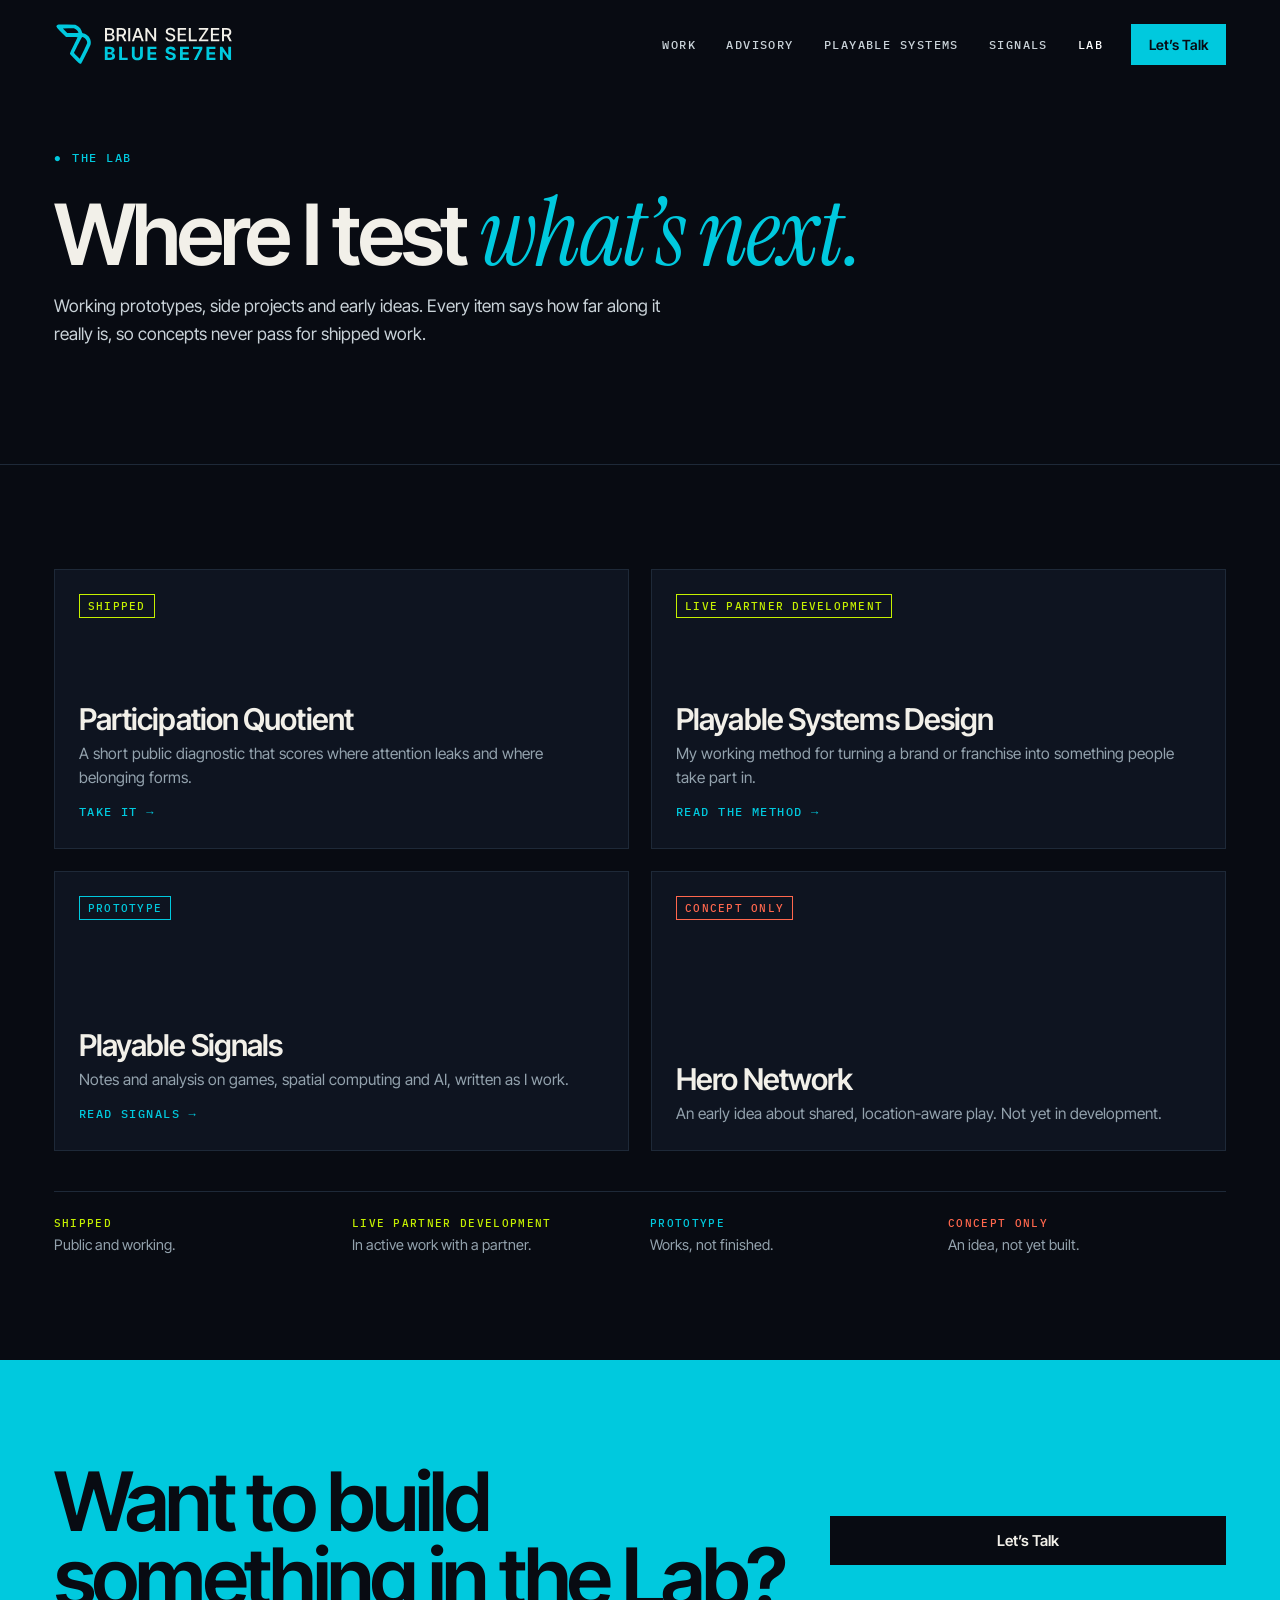
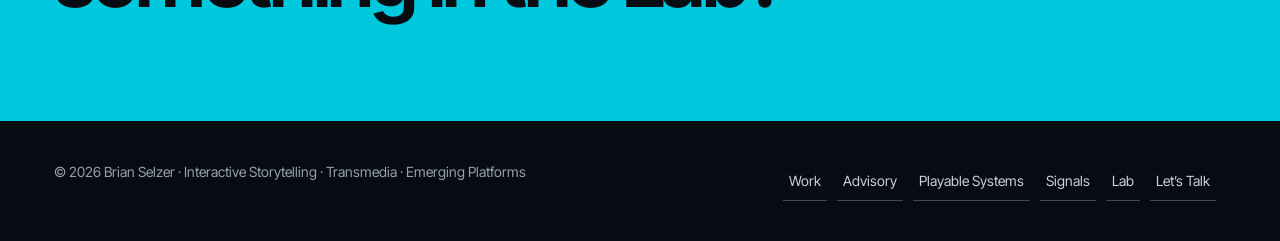
<file: lab.html>
<!doctype html>
<html lang="en" data-type="A">
<head>
<meta charset="utf-8"/><meta name="viewport" content="width=device-width, initial-scale=1"/>
<title>Lab | Brian Selzer</title>
<meta name="description" content="Prototypes, side projects and early ideas, each labeled with how far along it really is."/>
<meta name="theme-color" content="#080B12"/>
<link rel="canonical" href="https://brianselzer.com/lab.html"/>
<link rel="icon" href="favicon.svg" type="image/svg+xml"/>
<meta property="og:type" content="website"/><meta property="og:title" content="Lab | Brian Selzer"/>
<meta property="og:description" content="Prototypes, side projects and early ideas, each labeled with how far along it really is."/>
<meta property="og:image" content="https://brianselzer.com/img/og-brian-selzer.jpg"/><meta name="twitter:card" content="summary_large_image"/>
<link rel="preload" href="fonts/inter-tight-latin-600-normal.woff2" as="font" type="font/woff2" crossorigin/>
<link rel="stylesheet" href="tokens.css"/><link rel="stylesheet" href="home.css"/>
</head>
<body>
<a class="skip" href="#main">Skip to content</a>
<header class="nav"><div class="wrap nav__in">
 <a class="brand" href="/" aria-label="Brian Selzer, home"><img class="brand__logo" src="logo.svg" width="179" height="44" alt="Brian Selzer, BlueSe7en"/></a>
 <nav class="nav__links" id="menu" aria-label="Primary">
  <a href="work.html">Work</a><a href="advisory.html">Advisory</a><a href="playablesystems.html">Playable Systems</a><a href="insights.html">Signals</a><a href="lab.html" aria-current="page" style="color:#fff">Lab</a>
 </nav>
 <a class="nav__cta" href="contact.html" data-event="nav_lets_talk_click">Let&rsquo;s Talk</a>
 <button class="nav__toggle" aria-expanded="false" aria-controls="menu" aria-label="Menu">&#9776;</button>
</div></header>
<main id="main">
<section class="c-hero--type" data-parallax><div class="c-planes" aria-hidden="true"><svg viewBox="0 0 600 560" aria-hidden="true" focusable="false"><g class="c-plane" data-d="6"><path d="M300 40 560 170 300 300 40 170Z" fill="rgba(8,11,18,.55)" stroke="#00C9DE" stroke-width="1.5"/></g><g class="c-plane" data-d="14"><path d="M300 150 560 280 300 410 40 280Z" fill="rgba(8,11,18,.55)" stroke="#F2F0E9" stroke-opacity=".5" stroke-width="1.5"/></g><g class="c-plane" data-d="24"><path d="M300 260 560 390 300 520 40 390Z" fill="rgba(8,11,18,.55)" stroke="#F2F0E9" stroke-opacity=".3" stroke-width="1.5"/></g><g class="c-plane" data-d="10"><circle cx="300" cy="170" r="9" fill="#FF674D"/><circle cx="300" cy="170" r="22" fill="none" stroke="#FF674D" stroke-opacity=".5"/></g></svg></div>
<div class="wrap">
 <p class="label c-hero__eyebrow"><span>&#9679;</span> The Lab</p>
 <h1>Where I test <span class="acc">what&rsquo;s next.</span></h1>
 <p class="c-hero__sub">Working prototypes, side projects and early ideas. Every item says how far along it really is, so concepts never pass for shipped work.</p>
 
</div></section>
<section class="c-sec c-lab-section"><div class="wrap">
 <div class="c-lab c-lab--page"><article class="c-lab__item"><span class="c-status" style="color:var(--play)">Shipped</span><div><h3>Participation Quotient</h3><p>A short public diagnostic that scores where attention leaks and where belonging forms.</p><a class="c-lab__more" href="https://pq.brianselzer.com" target="_blank" rel="noopener">Take it &rarr;</a></div></article><article class="c-lab__item"><span class="c-status" style="color:var(--play)">Live partner development</span><div><h3>Playable Systems Design</h3><p>My working method for turning a brand or franchise into something people take part in.</p><a class="c-lab__more" href="playablesystems.html">Read the method &rarr;</a></div></article><article class="c-lab__item"><span class="c-status" style="color:var(--signal)">Prototype</span><div><h3>Playable Signals</h3><p>Notes and analysis on games, spatial computing and AI, written as I work.</p><a class="c-lab__more" href="insights.html">Read Signals &rarr;</a></div></article><article class="c-lab__item"><span class="c-status" style="color:var(--energy)">Concept only</span><div><h3>Hero Network</h3><p>An early idea about shared, location-aware play. Not yet in development.</p></div></article></div>
 <dl class="c-legend">
  <div><dt style="color:var(--play)">Shipped</dt><dd>Public and working.</dd></div>
  <div><dt style="color:var(--play)">Live partner development</dt><dd>In active work with a partner.</dd></div>
  <div><dt style="color:var(--signal)">Prototype</dt><dd>Works, not finished.</dd></div>
  <div><dt style="color:var(--energy)">Concept only</dt><dd>An idea, not yet built.</dd></div>
 </dl>
</div></section>
<section class="c-cta"><div class="wrap c-cta__in">
 <h2>Want to build something in the Lab?</h2>
 <div class="c-cta__act"><a class="btn btn--ink" href="contact.html" data-event="lab_close_lets_talk">Let&rsquo;s Talk</a></div>
</div></section>
</main>
<footer><div class="wrap"><span>&copy; 2026 Brian Selzer &middot; Interactive Storytelling &middot; Transmedia &middot; Emerging Platforms</span><span><a href="work.html">Work</a><a href="advisory.html">Advisory</a><a href="playablesystems.html">Playable Systems</a><a href="insights.html">Signals</a><a href="lab.html">Lab</a><a href="contact.html">Let&rsquo;s Talk</a></span></div></footer>
<script src="home.js" defer></script>
</body></html>
</file>
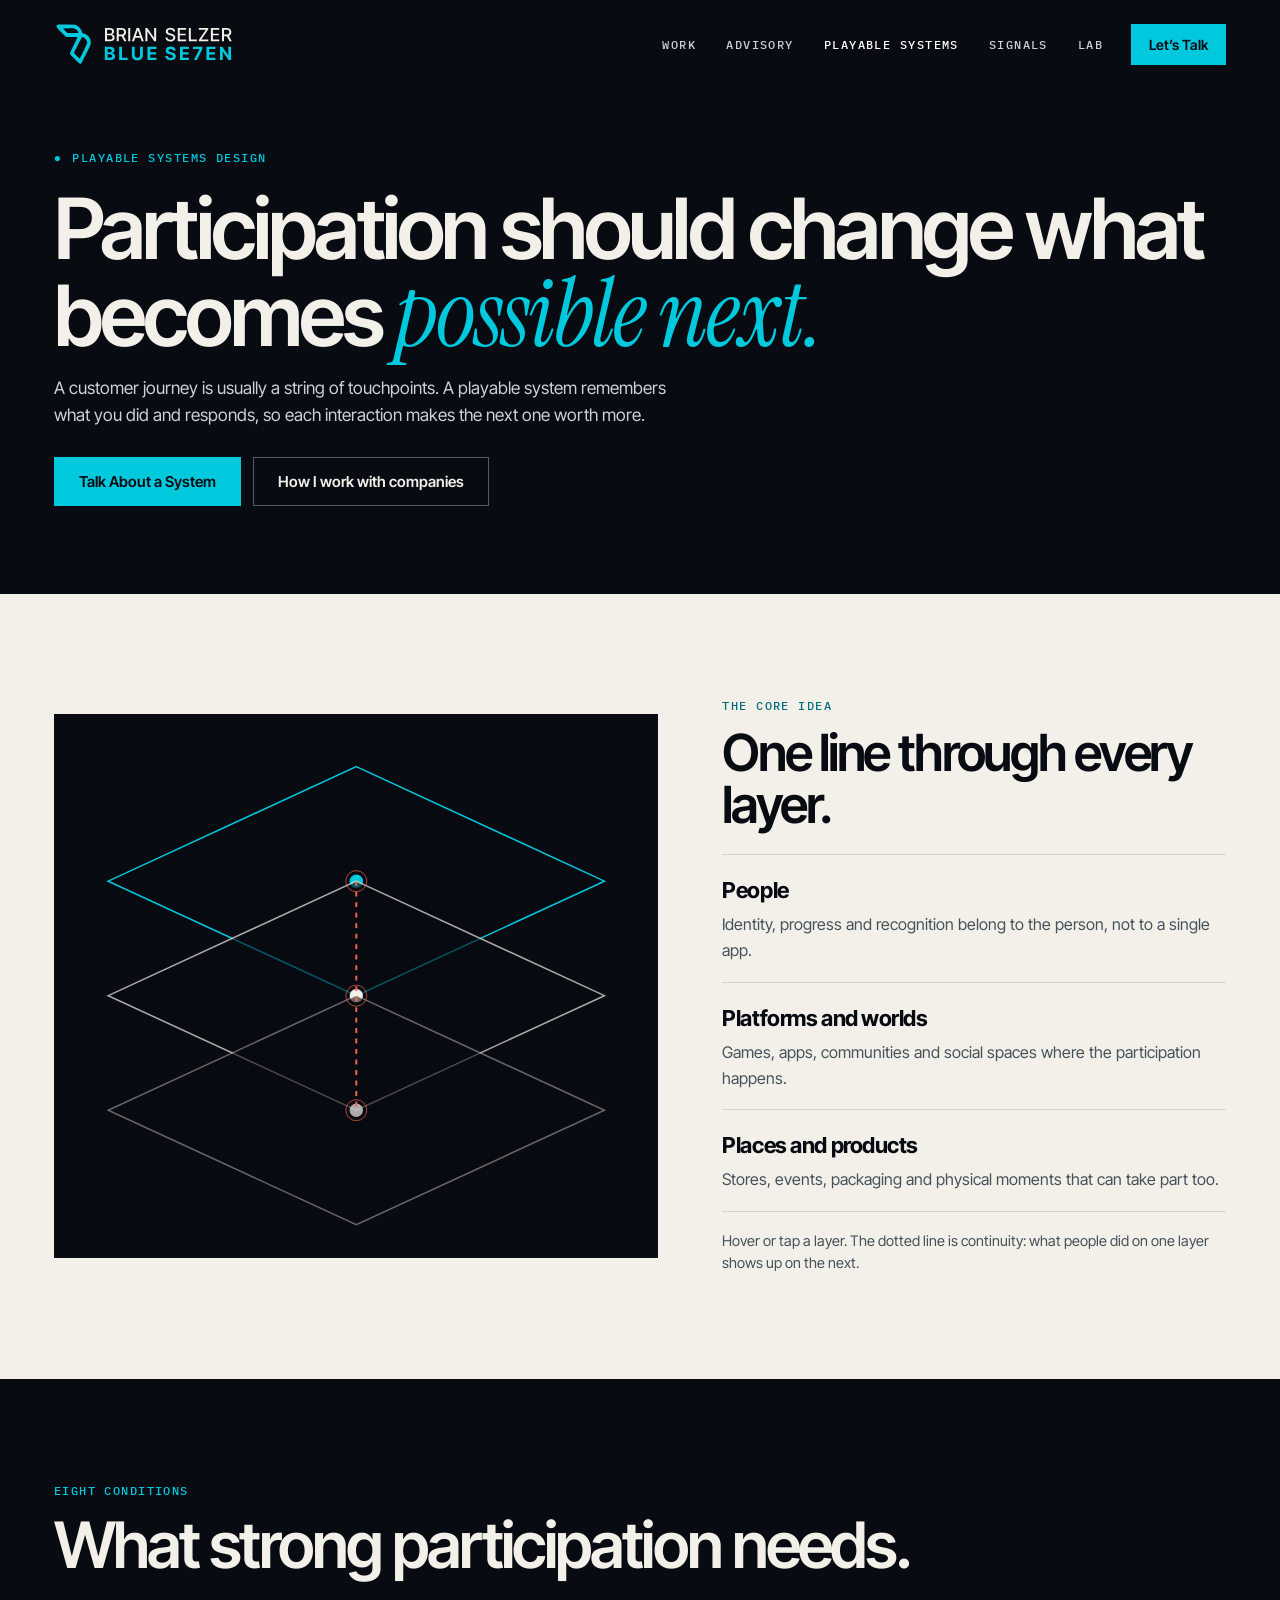
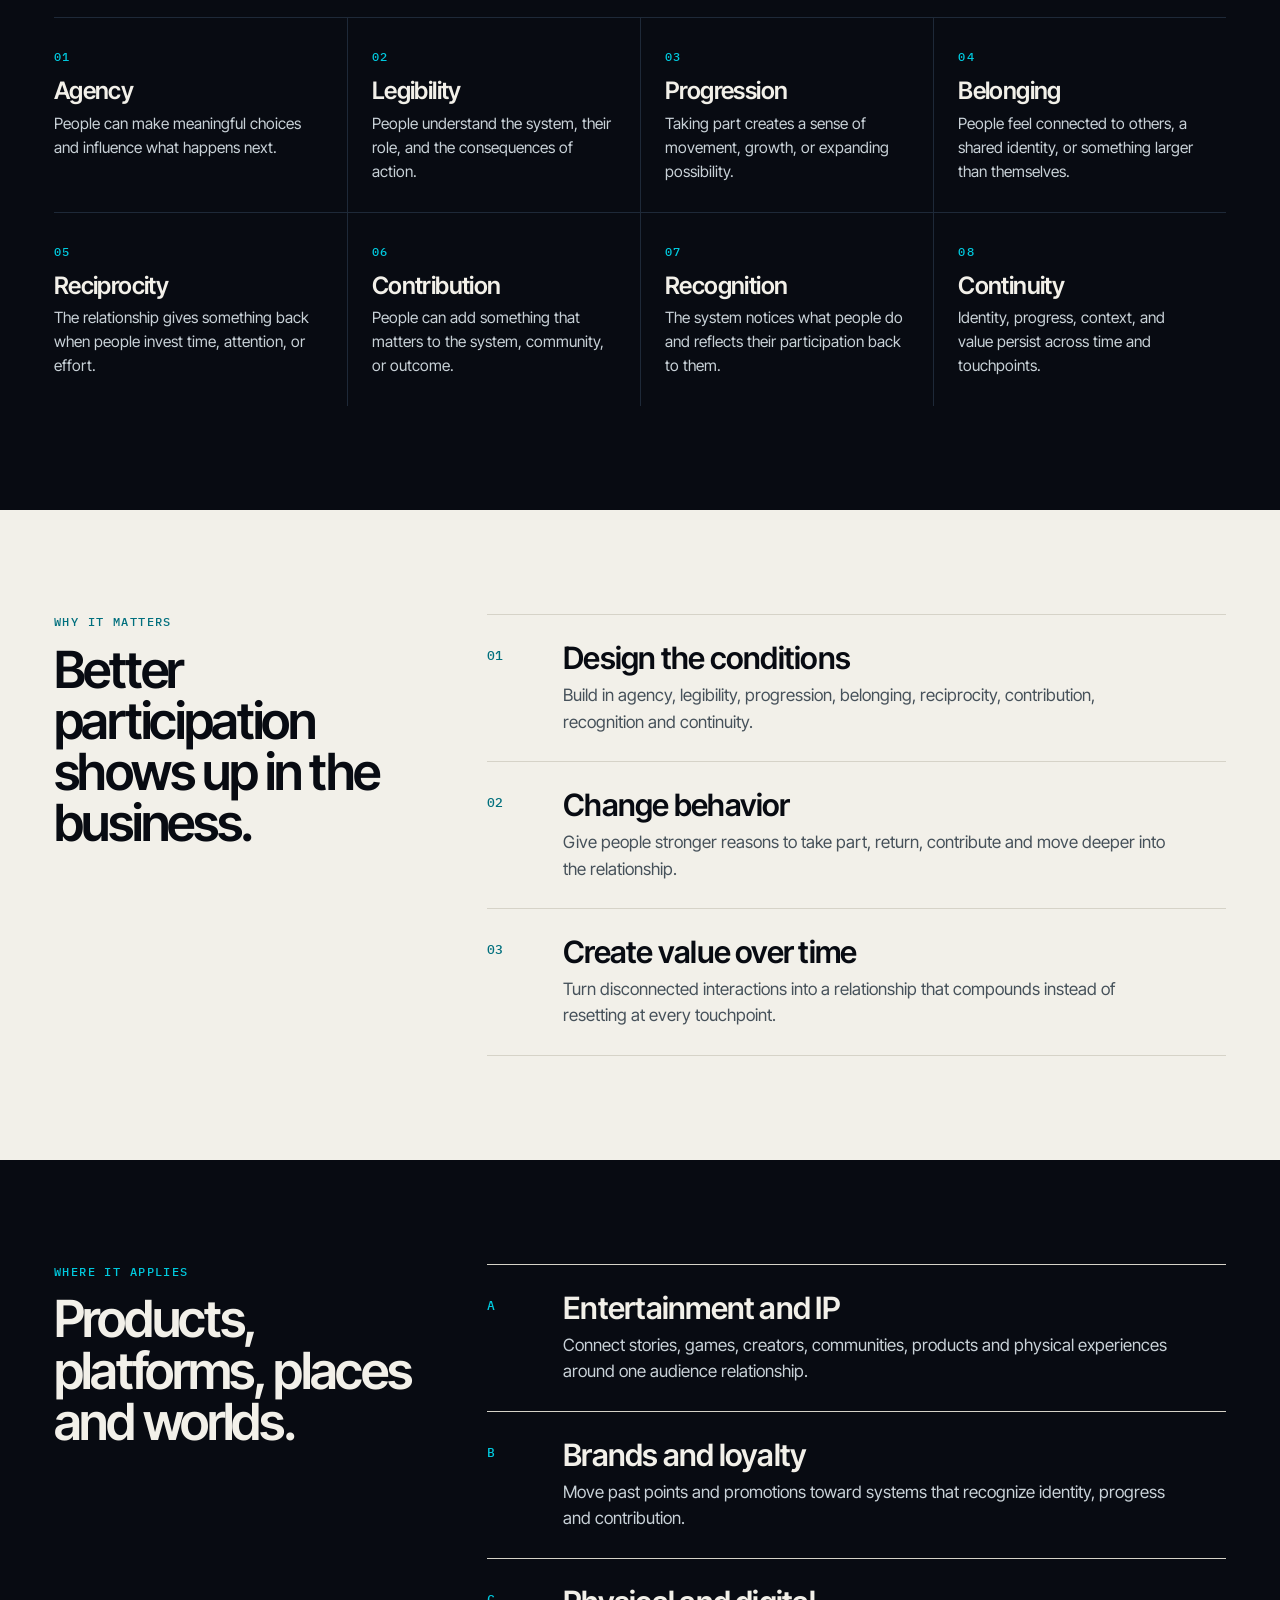
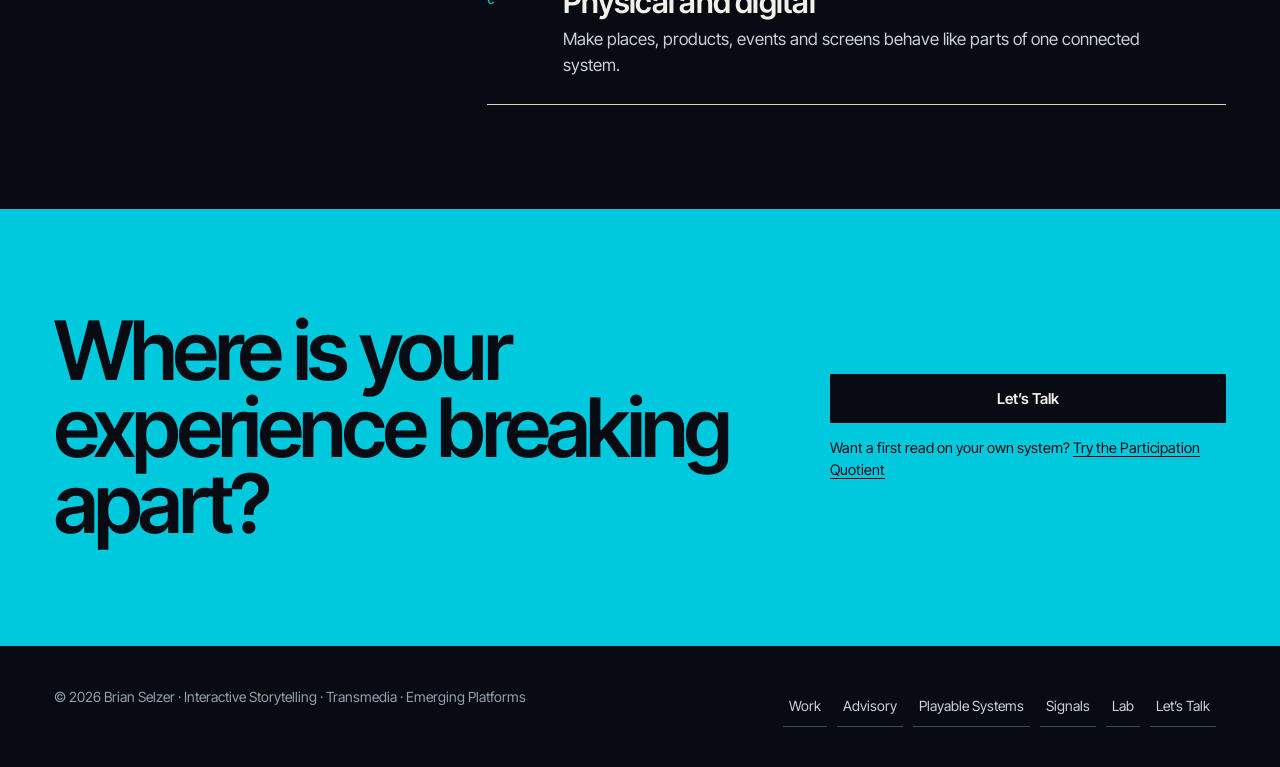
<file: playablesystems.html>
<!doctype html>
<html lang="en" data-type="A">
<head>
<meta charset="utf-8"/><meta name="viewport" content="width=device-width, initial-scale=1"/>
<title>Playable Systems Design | Brian Selzer</title>
<meta name="description" content="Playable Systems Design turns disconnected customer experiences into connected systems where participation, identity and progress carry forward."/>
<meta name="theme-color" content="#080B12"/>
<link rel="canonical" href="https://brianselzer.com/playablesystems.html"/>
<link rel="icon" href="favicon.svg" type="image/svg+xml"/>
<meta property="og:type" content="website"/><meta property="og:title" content="Playable Systems Design | Brian Selzer"/>
<meta property="og:description" content="Playable Systems Design turns disconnected customer experiences into connected systems where participation, identity and progress carry forward."/>
<meta property="og:image" content="https://brianselzer.com/img/og-brian-selzer.jpg"/><meta name="twitter:card" content="summary_large_image"/>
<link rel="preload" href="fonts/inter-tight-latin-600-normal.woff2" as="font" type="font/woff2" crossorigin/>
<link rel="stylesheet" href="tokens.css"/><link rel="stylesheet" href="home.css"/>
</head>
<body>
<a class="skip" href="#main">Skip to content</a>
<header class="nav"><div class="wrap nav__in">
 <a class="brand" href="/" aria-label="Brian Selzer, home"><img class="brand__logo" src="logo.svg" width="179" height="44" alt="Brian Selzer, BlueSe7en"/></a>
 <nav class="nav__links" id="menu" aria-label="Primary">
  <a href="work.html">Work</a><a href="advisory.html">Advisory</a><a href="playablesystems.html" aria-current="page" style="color:#fff">Playable Systems</a><a href="insights.html">Signals</a><a href="lab.html">Lab</a>
 </nav>
 <a class="nav__cta" href="contact.html" data-event="nav_lets_talk_click">Let&rsquo;s Talk</a>
 <button class="nav__toggle" aria-expanded="false" aria-controls="menu" aria-label="Menu">&#9776;</button>
</div></header>
<main id="main">
<section class="c-hero--type" data-parallax><div class="c-planes" aria-hidden="true"><svg viewBox="0 0 600 560" aria-hidden="true" focusable="false"><g class="c-plane" data-d="6"><path d="M300 40 560 170 300 300 40 170Z" fill="rgba(8,11,18,.55)" stroke="#00C9DE" stroke-width="1.5"/></g><g class="c-plane" data-d="14"><path d="M300 150 560 280 300 410 40 280Z" fill="rgba(8,11,18,.55)" stroke="#F2F0E9" stroke-opacity=".5" stroke-width="1.5"/></g><g class="c-plane" data-d="24"><path d="M300 260 560 390 300 520 40 390Z" fill="rgba(8,11,18,.55)" stroke="#F2F0E9" stroke-opacity=".3" stroke-width="1.5"/></g><g class="c-plane" data-d="10"><circle cx="300" cy="170" r="9" fill="#FF674D"/><circle cx="300" cy="170" r="22" fill="none" stroke="#FF674D" stroke-opacity=".5"/></g></svg></div>
<div class="wrap">
 <p class="label c-hero__eyebrow"><span>&#9679;</span> Playable Systems Design</p>
 <h1>Participation should change what becomes <span class="acc">possible next.</span></h1>
 <p class="c-hero__sub">A customer journey is usually a string of touchpoints. A playable system remembers what you did and responds, so each interaction makes the next one worth more.</p>
 <div class="c-hero__ctas"><a class="btn btn--sig" href="contact.html" data-event="ps_hero_lets_talk">Talk About a System</a><a class="btn btn--line" href="advisory.html" data-event="ps_hero_advisory">How I work with companies</a></div>
</div></section>

<section class="surf-light c-sec"><div class="wrap c-dia">
 <figure class="c-dia__fig" data-active=""><svg viewBox="0 0 600 520" role="img" aria-label="Three stacked layers, places and products, platforms and worlds, and people, connected by one line that carries identity and progress through all three." focusable="false">
 <g class="c-dia__layer" data-layer="3"><path d="M300 30 560 150 300 270 40 150Z" fill="rgba(8,11,18,.6)" stroke="#00C9DE" stroke-width="1.6"/><circle cx="300" cy="150" r="7" fill="#00C9DE"/></g>
 <g class="c-dia__layer" data-layer="2"><path d="M300 150 560 270 300 390 40 270Z" fill="rgba(8,11,18,.6)" stroke="#F2F0E9" stroke-opacity=".7" stroke-width="1.6"/><circle cx="300" cy="270" r="7" fill="#F2F0E9"/></g>
 <g class="c-dia__layer" data-layer="1"><path d="M300 270 560 390 300 510 40 390Z" fill="rgba(8,11,18,.6)" stroke="#F2F0E9" stroke-opacity=".4" stroke-width="1.6"/><circle cx="300" cy="390" r="7" fill="#F2F0E9" fill-opacity=".7"/></g>
 <path d="M300 150V390" stroke="#FF674D" stroke-width="2" stroke-dasharray="5 6" fill="none"/>
 <circle cx="300" cy="150" r="11" fill="none" stroke="#FF674D" stroke-opacity=".7"/>
 <circle cx="300" cy="270" r="11" fill="none" stroke="#FF674D" stroke-opacity=".7"/>
 <circle cx="300" cy="390" r="11" fill="none" stroke="#FF674D" stroke-opacity=".7"/>
</svg></figure>
 <div class="c-dia__txt">
  <span class="label" style="color:var(--signal-ink);display:block;margin-bottom:14px">The core idea</span>
  <h2 class="c-dia__h">One line through every layer.</h2>
  <ol class="c-dia__list">
   <li><button type="button" data-layer="3"><b>People</b><span>Identity, progress and recognition belong to the person, not to a single app.</span></button></li>
   <li><button type="button" data-layer="2"><b>Platforms and worlds</b><span>Games, apps, communities and social spaces where the participation happens.</span></button></li>
   <li><button type="button" data-layer="1"><b>Places and products</b><span>Stores, events, packaging and physical moments that can take part too.</span></button></li>
  </ol>
  <p class="c-dia__note">Hover or tap a layer. The dotted line is continuity: what people did on one layer shows up on the next.</p>
 </div>
</div></section>

<section class="c-sec surf-dark"><div class="wrap">
 <span class="label c-kicker">Eight conditions</span>
 <h2 class="c-headline">What strong participation needs.</h2>
 <ol class="c-eight"><li><span class="c-eight__n">01</span><h3>Agency</h3><p>People can make meaningful choices and influence what happens next.</p></li><li><span class="c-eight__n">02</span><h3>Legibility</h3><p>People understand the system, their role, and the consequences of action.</p></li><li><span class="c-eight__n">03</span><h3>Progression</h3><p>Taking part creates a sense of movement, growth, or expanding possibility.</p></li><li><span class="c-eight__n">04</span><h3>Belonging</h3><p>People feel connected to others, a shared identity, or something larger than themselves.</p></li><li><span class="c-eight__n">05</span><h3>Reciprocity</h3><p>The relationship gives something back when people invest time, attention, or effort.</p></li><li><span class="c-eight__n">06</span><h3>Contribution</h3><p>People can add something that matters to the system, community, or outcome.</p></li><li><span class="c-eight__n">07</span><h3>Recognition</h3><p>The system notices what people do and reflects their participation back to them.</p></li><li><span class="c-eight__n">08</span><h3>Continuity</h3><p>Identity, progress, context, and value persist across time and touchpoints.</p></li></ol>
</div></section>

<section class="surf-light c-sec"><div class="wrap c-split">
 <div class="c-split__title"><span class="label">Why it matters</span><h2>Better participation shows up in the business.</h2></div>
 <ol class="c-rows">
  <li><span class="c-rows__n">01</span><div><h3>Design the conditions</h3><p>Build in agency, legibility, progression, belonging, reciprocity, contribution, recognition and continuity.</p></div></li>
  <li><span class="c-rows__n">02</span><div><h3>Change behavior</h3><p>Give people stronger reasons to take part, return, contribute and move deeper into the relationship.</p></div></li>
  <li><span class="c-rows__n">03</span><div><h3>Create value over time</h3><p>Turn disconnected interactions into a relationship that compounds instead of resetting at every touchpoint.</p></div></li>
 </ol>
</div></section>

<section class="c-sec surf-dark"><div class="wrap c-split">
 <div class="c-split__title"><span class="label" style="color:var(--signal)">Where it applies</span><h2 style="font-family:var(--f-display);font-weight:var(--f-display-w);letter-spacing:var(--f-display-ls);font-size:clamp(32px,4vw,56px);line-height:1">Products, platforms, places and worlds.</h2></div>
 <ol class="c-rows" style="color:var(--bone)">
  <li><span class="c-rows__n" style="color:var(--signal)">A</span><div><h3>Entertainment and IP</h3><p style="color:var(--txt-light)">Connect stories, games, creators, communities, products and physical experiences around one audience relationship.</p></div></li>
  <li><span class="c-rows__n" style="color:var(--signal)">B</span><div><h3>Brands and loyalty</h3><p style="color:var(--txt-light)">Move past points and promotions toward systems that recognize identity, progress and contribution.</p></div></li>
  <li><span class="c-rows__n" style="color:var(--signal)">C</span><div><h3>Physical and digital</h3><p style="color:var(--txt-light)">Make places, products, events and screens behave like parts of one connected system.</p></div></li>
 </ol>
</div></section>

<section class="c-cta"><div class="wrap c-cta__in">
 <h2>Where is your experience breaking apart?</h2>
 <div class="c-cta__act"><a class="btn btn--ink" href="contact.html" data-event="ps_close_lets_talk">Let&rsquo;s Talk</a>
  <p class="c-cta__quiet">Want a first read on your own system? <a href="assessment.html" data-event="ps_pq_click">Try the Participation Quotient</a></p></div>
</div></section>
</main>
<footer><div class="wrap"><span>&copy; 2026 Brian Selzer &middot; Interactive Storytelling &middot; Transmedia &middot; Emerging Platforms</span><span><a href="work.html">Work</a><a href="advisory.html">Advisory</a><a href="playablesystems.html">Playable Systems</a><a href="insights.html">Signals</a><a href="lab.html">Lab</a><a href="contact.html">Let&rsquo;s Talk</a></span></div></footer>
<script src="home.js" defer></script>
</body></html>
</file>
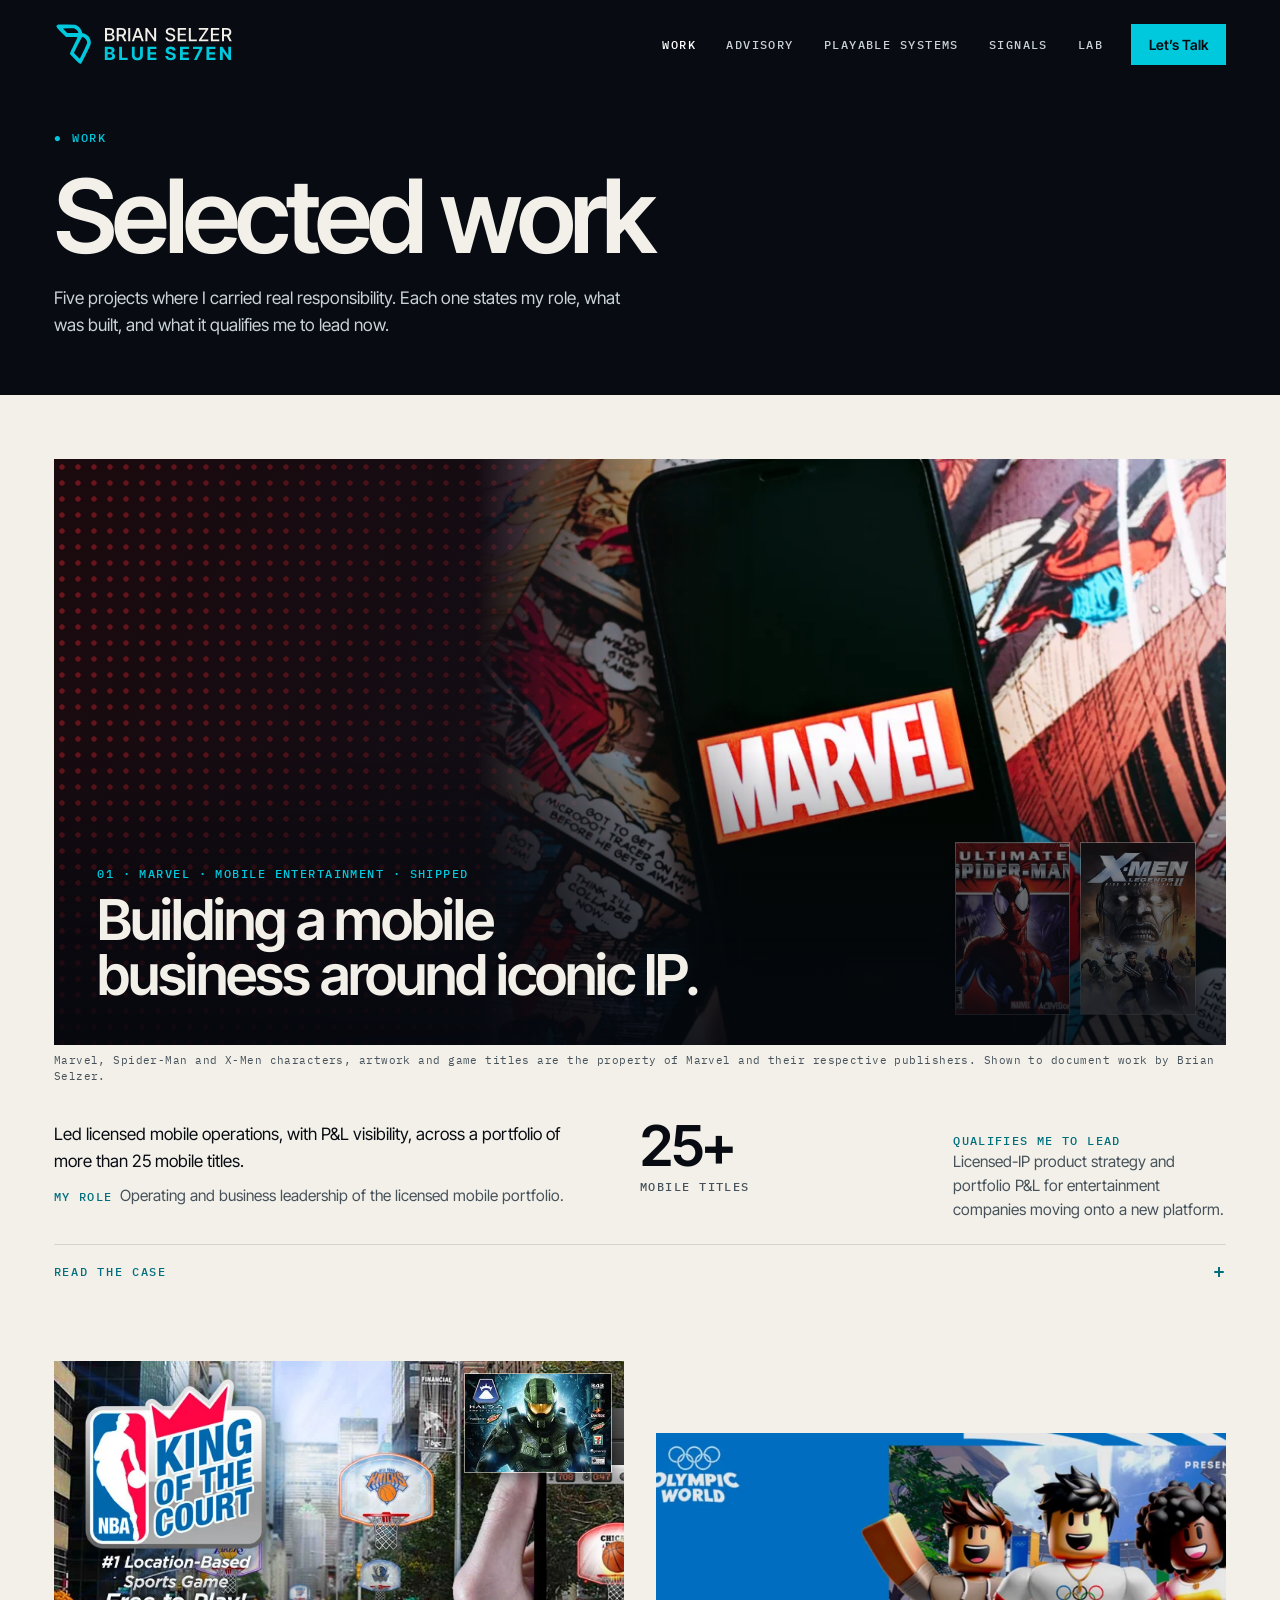
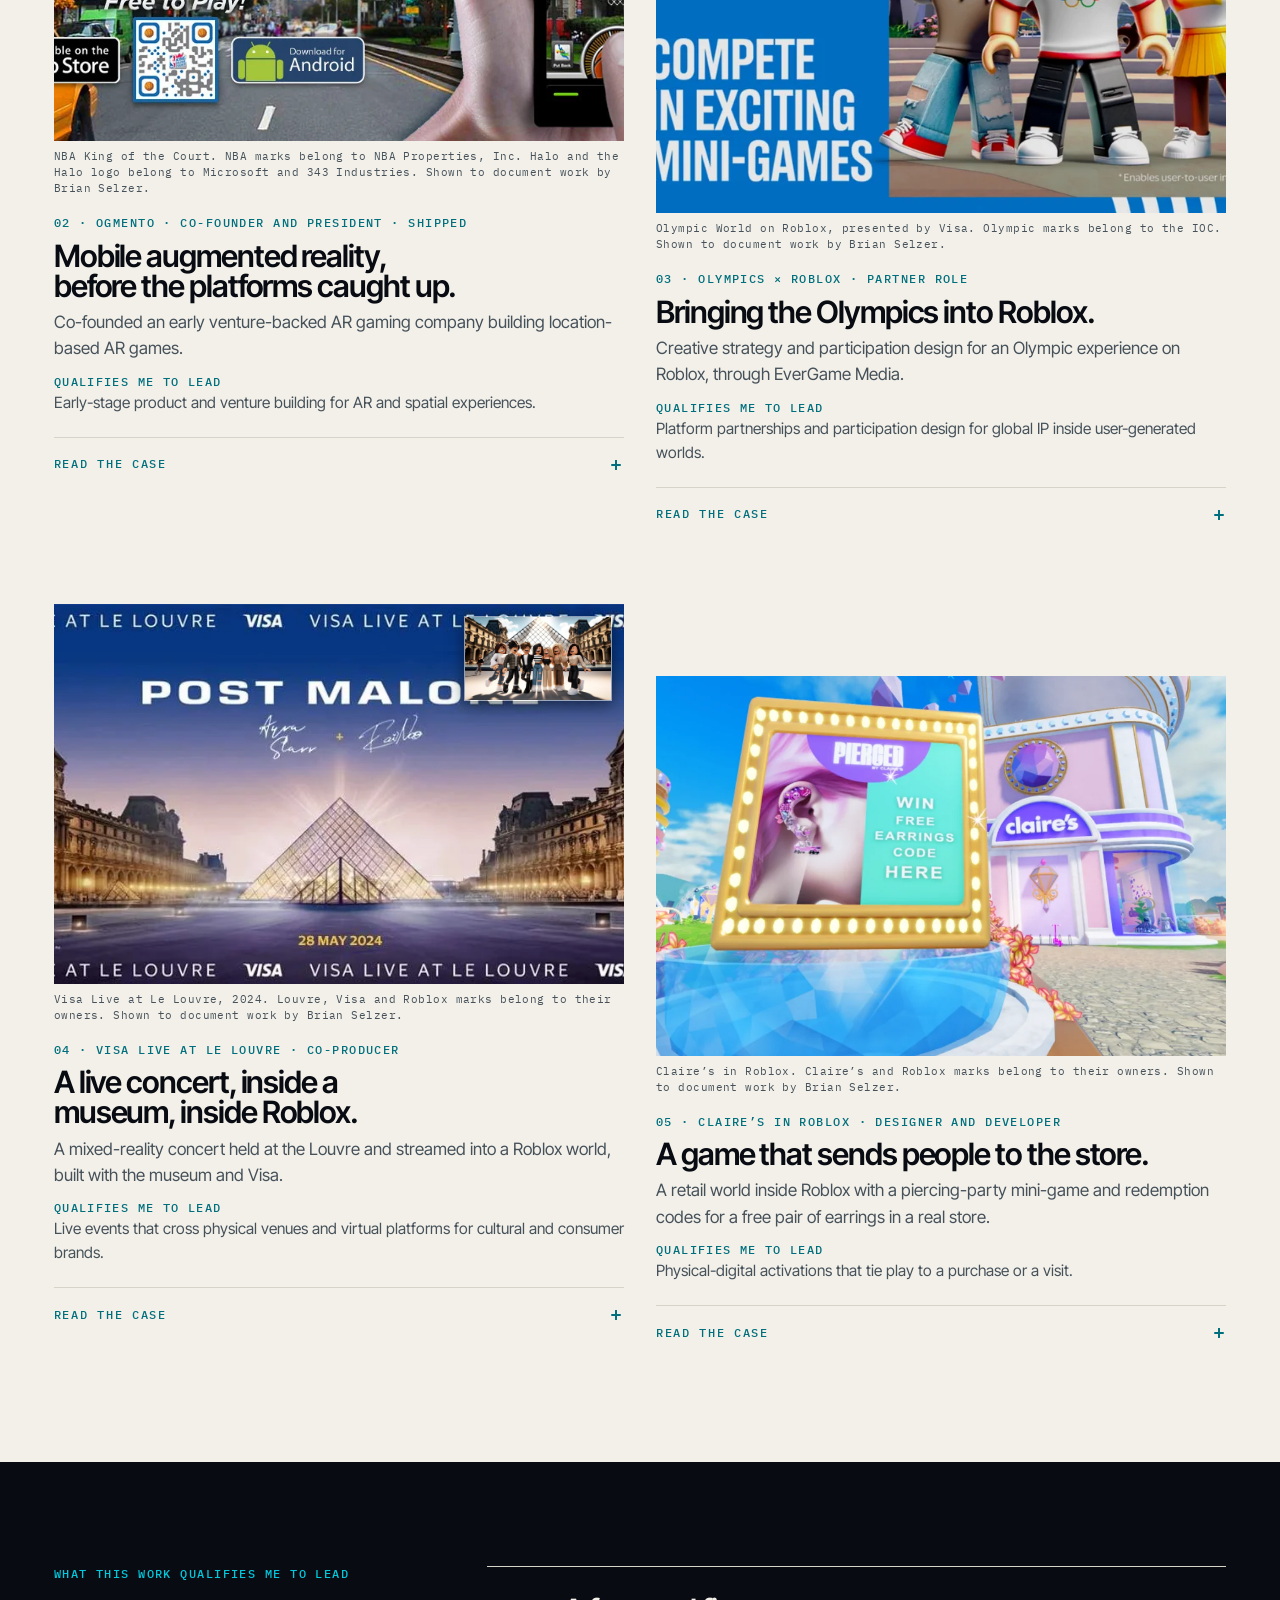
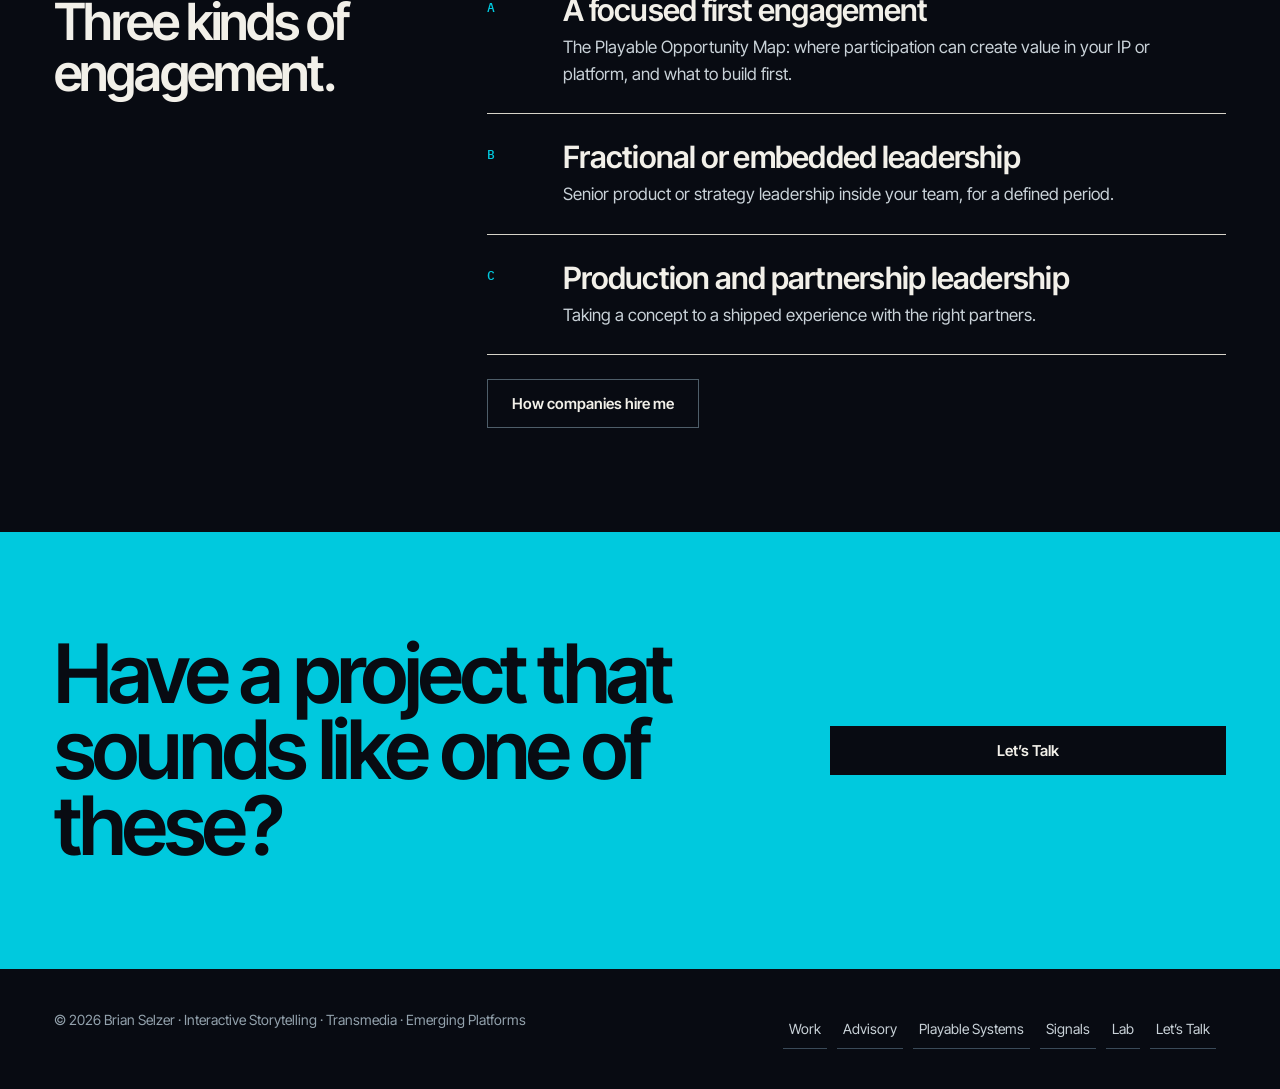
<file: work.html>
<!doctype html>
<html lang="en" data-type="A">
<head>
<meta charset="utf-8"/><meta name="viewport" content="width=device-width, initial-scale=1"/>
<title>Work | Brian Selzer</title>
<meta name="description" content="Selected work by Brian Selzer: Marvel mobile, early location-based AR at Ogmento, and the Olympics on Roblox. Each project states Brian's actual role."/>
<meta name="theme-color" content="#080B12"/>
<link rel="canonical" href="https://brianselzer.com/work.html"/>
<link rel="icon" href="favicon.svg" type="image/svg+xml"/>
<meta property="og:type" content="website"/><meta property="og:title" content="Work | Brian Selzer"/>
<meta property="og:description" content="Marvel mobile, early location-based AR, and the Olympics on Roblox, with Brian's role stated on each project."/>
<meta property="og:image" content="https://brianselzer.com/img/og-brian-selzer.jpg"/><meta name="twitter:card" content="summary_large_image"/>
<link rel="preload" href="fonts/inter-tight-latin-600-normal.woff2" as="font" type="font/woff2" crossorigin/>
<link rel="stylesheet" href="tokens.css"/><link rel="stylesheet" href="home.css"/>
</head>
<body>
<a class="skip" href="#main">Skip to content</a>
<header class="nav"><div class="wrap nav__in">
 <a class="brand" href="/" aria-label="Brian Selzer, home"><img class="brand__logo" src="logo.svg" width="179" height="44" alt="Brian Selzer, BlueSe7en"/></a>
 <nav class="nav__links" id="menu" aria-label="Primary">
  <a href="work.html" aria-current="page" style="color:#fff">Work</a><a href="advisory.html">Advisory</a><a href="playablesystems.html">Playable Systems</a><a href="insights.html">Signals</a><a href="lab.html">Lab</a>
 </nav>
 <a class="nav__cta" href="contact.html" data-event="nav_lets_talk_click">Let&rsquo;s Talk</a>
 <button class="nav__toggle" aria-expanded="false" aria-controls="menu" aria-label="Menu">&#9776;</button>
</div></header>
<main id="main">
<section class="pghead"><div class="wrap">
 <p class="label c-hero__eyebrow"><span>&#9679;</span> Work</p>
 <h1>Selected work</h1>
 <p class="c-hero__sub" style="margin-top:20px">Five projects where I carried real responsibility. Each one states my role, what was built, and what it qualifies me to lead now.</p>
</div></section>

<section class="surf-light c-sec" style="padding-top:var(--s5)"><div class="wrap">
 <article class="c-case c-case--hero" data-project="marvel" id="marvel">
  <div class="c-case__media">
   <picture><source type="image/webp" srcset="img/work-marvel.webp"/><img class="c-case__img" src="img/work-marvel.jpg" width="808" height="576" alt="Marvel logo on a phone screen over a spread of Marvel comic pages" loading="lazy" decoding="async"/></picture>
   <figure class="c-case__covers"><picture><source type="image/webp" srcset="img/work-spiderman.webp"/><img src="img/work-spiderman.jpg" width="279" height="357" alt="Ultimate Spider-Man game cover" loading="lazy" decoding="async"/></picture><picture><source type="image/webp" srcset="img/work-xmen.webp"/><img src="img/work-xmen.jpg" width="420" height="630" alt="X-Men Legends II game cover" loading="lazy" decoding="async"/></picture></figure>
   <div class="c-case__overlay"><p class="label">01 &middot; Marvel &middot; Mobile entertainment &middot; Shipped</p><h2>Building a mobile business around iconic IP.</h2></div>
  </div>
  <p class="c-credit">Marvel, Spider-Man and X-Men characters, artwork and game titles are the property of Marvel and their respective publishers. Shown to document work by Brian Selzer.</p>
  <div class="c-case__sum">
   <div><p>Led licensed mobile operations, with P&amp;L visibility, across a portfolio of more than 25 mobile titles.</p>
    <p class="c-case__role"><b>My role</b>Operating and business leadership of the licensed mobile portfolio.</p></div>
   <div class="c-case__ev"><b>25+</b><span>Mobile titles</span></div>
   <div class="c-case__qual"><b>Qualifies me to lead</b>Licensed-IP product strategy and portfolio P&amp;L for entertainment companies moving onto a new platform.</div>
  </div>
  <details class="c-story"><summary data-event="work_marvel_story_toggle">Read the case</summary>
   <dl class="c-story__grid">
    <div><dt>Context</dt><dd>Marvel&rsquo;s characters were recognized worldwide, and mobile was becoming a main way people played.</dd></div>
    <div><dt>Challenge</dt><dd>Marvel had one of the most powerful fandoms in the world and no repeatable way to turn that passion into regular mobile play. The IP was strong. The participation layer was thin.</dd></div>
    <div><dt>My role</dt><dd>Ran the Marvel mobile business at Hands-On Mobile: worldwide launches, Marvel licensing, and coordination with the studios building the games. P&amp;L visibility, working alongside the studio heads.</dd></div>
    <div><dt>What was built</dt><dd>A portfolio of more than 25 mobile titles on Marvel&rsquo;s characters, including Spider-Man, X-Men, Fantastic Four and Hulk.</dd></div>
    <div data-missing><dt>Evidence</dt><dd>Needed: one sourced result Brian can stand behind (chart rank, release, award or partner statement).</dd></div>
    <div data-missing><dt>Confirm wording</dt><dd>Confirm the public title and wording of the role with Brian.</dd></div>
    <div><dt>Point of view</dt><dd>Fandom keeps people coming back. The mistake is treating it as a marketing layer instead of a participation system.</dd></div>
    <div><dt>Relevance today</dt><dd>The same questions come up with any licensed IP and any new platform: what to build, with whom, and how it pays for itself.</dd></div>
   </dl>
  </details>
 </article>

 <div class="c-cases--pair">
  <article class="c-case c-case--compact" data-project="ogmento" id="ogmento">
   <div class="c-case__media">
    <picture><source type="image/webp" srcset="img/work-nba.webp"/><img src="img/work-nba.jpg" width="1024" height="500" alt="NBA King of the Court location-based AR game on a phone over a city street" loading="lazy" decoding="async"/></picture>
    <figure class="c-case__inset"><picture><source type="image/webp" srcset="img/work-halo.webp"/><img src="img/work-halo.jpg" width="250" height="167" alt="Halo 2 King of the Hill location-based AR promotion" loading="lazy" decoding="async"/></picture></figure>
   </div>
   <p class="c-credit">NBA King of the Court. NBA marks belong to NBA Properties, Inc. Halo and the Halo logo belong to Microsoft and 343 Industries. Shown to document work by Brian Selzer.</p>
   <div class="c-case__meta"><p class="label">02 &middot; Ogmento &middot; Co-founder and President &middot; Shipped</p>
    <h2>Mobile augmented reality, before the platforms caught up.</h2>
    <p style="color:var(--txt-mid)">Co-founded an early venture-backed AR gaming company building location-based AR games.</p>
    <p class="c-case__qual"><b>Qualifies me to lead</b>Early-stage product and venture building for AR and spatial experiences.</p>
    <details class="c-story"><summary data-event="work_ogmento_story_toggle">Read the case</summary>
     <dl class="c-story__grid" style="grid-template-columns:1fr">
      <div><dt>Challenge</dt><dd>Build location-based augmented reality games before the platforms, the hardware or the market existed.</dd></div>
      <div><dt>My role</dt><dd>Co-founder and President, with executive responsibility for the games business and production team.</dd></div>
      <div><dt>What was built</dt><dd>Location-based AR games, including sports and franchise titles, years before phone platforms shipped AR frameworks.</dd></div>
      <div data-missing><dt>Evidence</dt><dd>Needed: product names, release dates and funding facts Brian approves.</dd></div>
      <div><dt>Relevance today</dt><dd>Experience taking a new interaction model from first prototype to something people play.</dd></div>
     </dl></details>
   </div>
  </article>
  <article class="c-case c-case--compact" data-project="olympics" id="olympics">
   <div class="c-case__media">
    <picture><source type="image/webp" srcset="img/work-olympics.webp"/><img style="object-position:30% 50%" src="img/work-olympics.jpg" width="860" height="484" alt="Olympic World on Roblox, presented by Visa: Roblox avatars and the line Compete in exciting mini-games" loading="lazy" decoding="async"/></picture>
   </div>
   <p class="c-credit">Olympic World on Roblox, presented by Visa. Olympic marks belong to the IOC. Shown to document work by Brian Selzer.</p>
   <div class="c-case__meta"><p class="label">03 &middot; Olympics &times; Roblox &middot; Partner role</p>
    <h2>Bringing the Olympics into Roblox.</h2>
    <p style="color:var(--txt-mid)">Creative strategy and participation design for an Olympic experience on Roblox, through EverGame Media.</p>
    <p class="c-case__qual"><b>Qualifies me to lead</b>Platform partnerships and participation design for global IP inside user-generated worlds.</p>
    <details class="c-story"><summary data-event="work_olympics_story_toggle">Read the case</summary>
     <dl class="c-story__grid" style="grid-template-columns:1fr">
      <div><dt>My role</dt><dd>Partner role through EverGame Media. Not the lead.</dd></div>
      <div><dt>What was built</dt><dd>Creative strategy and participation design for an Olympic experience on Roblox.</dd></div>
      <div data-missing><dt>Evidence</dt><dd>Needed: experience name, dates and any approved results, cleared with EverGame Media.</dd></div>
      <div><dt>Relevance today</dt><dd>How a world-famous property earns participation, not just viewership, on a platform with its own culture.</dd></div>
     </dl></details>
   </div>
  </article>
 </div>

 <div class="c-cases--pair">
  <article class="c-case c-case--compact" data-project="louvre" id="louvre">
   <div class="c-case__media">
    <picture><source type="image/webp" srcset="img/work-louvre.webp"/><img src="img/work-louvre.jpg" width="800" height="450" alt="Visa Live at Le Louvre poster with Post Malone and the Louvre pyramid" loading="lazy" decoding="async"/></picture>
    <figure class="c-case__inset"><picture><source type="image/webp" srcset="img/work-louvre2.webp"/><img src="img/work-louvre2.jpg" width="717" height="410" alt="Roblox avatars standing in front of the Louvre" loading="lazy" decoding="async"/></picture></figure>
   </div>
   <p class="c-credit">Visa Live at Le Louvre, 2024. Louvre, Visa and Roblox marks belong to their owners. Shown to document work by Brian Selzer.</p>
   <div class="c-case__meta"><p class="label">04 &middot; Visa Live at Le Louvre &middot; Co-producer</p>
    <h2>A live concert, inside a museum, inside Roblox.</h2>
    <p style="color:var(--txt-mid)">A mixed-reality concert held at the Louvre and streamed into a Roblox world, built with the museum and Visa.</p>
    <p class="c-case__qual"><b>Qualifies me to lead</b>Live events that cross physical venues and virtual platforms for cultural and consumer brands.</p>
    <details class="c-story"><summary data-event="work_louvre_story_toggle">Read the case</summary>
     <dl class="c-story__grid" style="grid-template-columns:1fr">
      <div><dt>Challenge</dt><dd>Bring a premium cultural venue to an audience that lives in Roblox, without flattening what makes the venue special.</dd></div>
      <div><dt>What was built</dt><dd>A live concert event at the Louvre, with a matching Roblox experience that audiences could join as it happened.</dd></div>
      <div data-missing><dt>Confirm role wording</dt><dd>Portfolio says &ldquo;co-created and co-produced.&rdquo; Confirm the exact role and who else led.</dd></div>
      <div data-missing><dt>Confirm award</dt><dd>Portfolio says W3 Best in Show. Confirm the year, the category and the credited team before using it.</dd></div>
      <div><dt>Relevance today</dt><dd>Premium cultural content can become interactive without losing its character, if participation is designed in from the start.</dd></div>
     </dl></details>
   </div>
  </article>
  <article class="c-case c-case--compact" data-project="claires" id="claires">
   <div class="c-case__media">
    <picture><source type="image/webp" srcset="img/work-claires.webp"/><img src="img/work-claires.jpg" width="1029" height="611" alt="Claire's world in Roblox with a piercing party mini-game" loading="lazy" decoding="async"/></picture>
   </div>
   <p class="c-credit">Claire&rsquo;s in Roblox. Claire&rsquo;s and Roblox marks belong to their owners. Shown to document work by Brian Selzer.</p>
   <div class="c-case__meta"><p class="label">05 &middot; Claire&rsquo;s in Roblox &middot; Designer and developer</p>
    <h2>A game that sends people to the store.</h2>
    <p style="color:var(--txt-mid)">A retail world inside Roblox with a piercing-party mini-game and redemption codes for a free pair of earrings in a real store.</p>
    <p class="c-case__qual"><b>Qualifies me to lead</b>Physical-digital activations that tie play to a purchase or a visit.</p>
    <details class="c-story"><summary data-event="work_claires_story_toggle">Read the case</summary>
     <dl class="c-story__grid" style="grid-template-columns:1fr">
      <div><dt>Challenge</dt><dd>Give a teen retail brand a reason to show up in Roblox and a reason to walk into a store afterward.</dd></div>
      <div><dt>What was built</dt><dd>A digital retail experience with a mini-game, and codes that unlocked a physical item in store.</dd></div>
      <div data-missing><dt>Confirm role and results</dt><dd>Confirm who built it with you, the dates, and any redemption numbers Claire&rsquo;s has approved.</dd></div>
      <div><dt>Relevance today</dt><dd>The cleanest example of a game that moves people between a virtual world and a register.</dd></div>
     </dl></details>
   </div>
  </article>
 </div>
</div></section>

<section class="c-sec surf-dark"><div class="wrap c-split">
 <div class="c-split__title"><span class="label" style="color:var(--signal);display:block;margin-bottom:14px">What this work qualifies me to lead</span><h2 style="font-family:var(--f-display);font-weight:var(--f-display-w);letter-spacing:var(--f-display-ls);font-size:clamp(32px,4vw,56px);line-height:1">Three kinds of engagement.</h2></div>
 <div><ol class="c-rows" style="color:var(--bone)">
  <li><span class="c-rows__n" style="color:var(--signal)">A</span><div><h3>A focused first engagement</h3><p style="color:var(--txt-light)">The Playable Opportunity Map: where participation can create value in your IP or platform, and what to build first.</p></div></li>
  <li><span class="c-rows__n" style="color:var(--signal)">B</span><div><h3>Fractional or embedded leadership</h3><p style="color:var(--txt-light)">Senior product or strategy leadership inside your team, for a defined period.</p></div></li>
  <li><span class="c-rows__n" style="color:var(--signal)">C</span><div><h3>Production and partnership leadership</h3><p style="color:var(--txt-light)">Taking a concept to a shipped experience with the right partners.</p></div></li>
 </ol>
 <p style="margin-top:24px"><a class="btn btn--line" href="advisory.html" data-event="work_to_advisory_click">How companies hire me</a></p></div>
</div></section>

<section class="c-cta"><div class="wrap c-cta__in">
 <h2>Have a project that sounds like one of these?</h2>
 <div class="c-cta__act"><a class="btn btn--ink" href="contact.html" data-event="work_close_lets_talk">Let&rsquo;s Talk</a></div>
</div></section>
</main>
<footer><div class="wrap"><span>&copy; 2026 Brian Selzer &middot; Interactive Storytelling &middot; Transmedia &middot; Emerging Platforms</span><span><a href="work.html">Work</a><a href="advisory.html">Advisory</a><a href="playablesystems.html">Playable Systems</a><a href="insights.html">Signals</a><a href="lab.html">Lab</a><a href="contact.html">Let&rsquo;s Talk</a></span></div></footer>
<script src="home.js" defer></script>
</body></html>
</file>
<file: tokens.css>
/* Design tokens + font faces. Provisional until Brian approves type/color. Spec: Notion WEB-001 page, "Repo archive: Design System v0.5" */
@font-face{font-family:"Inter Tight";font-weight:400;font-display:swap;src:url(fonts/inter-tight-latin-400-normal.woff2) format("woff2")}
@font-face{font-family:"Inter Tight";font-weight:500;font-display:swap;src:url(fonts/inter-tight-latin-500-normal.woff2) format("woff2")}
@font-face{font-family:"Inter Tight";font-weight:600;font-display:swap;src:url(fonts/inter-tight-latin-600-normal.woff2) format("woff2")}
@font-face{font-family:"Inter Tight";font-weight:700;font-display:swap;src:url(fonts/inter-tight-latin-700-normal.woff2) format("woff2")}
@font-face{font-family:"Instrument Serif";font-weight:400;font-style:normal;font-display:swap;src:url(fonts/instrument-serif-latin-400-normal.woff2) format("woff2")}
@font-face{font-family:"Instrument Serif";font-weight:400;font-style:italic;font-display:swap;src:url(fonts/instrument-serif-latin-400-italic.woff2) format("woff2")}
@font-face{font-family:"Space Grotesk";font-weight:500;font-display:swap;src:url(fonts/space-grotesk-latin-500-normal.woff2) format("woff2")}
@font-face{font-family:"Space Grotesk";font-weight:700;font-display:swap;src:url(fonts/space-grotesk-latin-700-normal.woff2) format("woff2")}
@font-face{font-family:"IBM Plex Mono";font-weight:400;font-display:swap;src:url(fonts/ibm-plex-mono-latin-400-normal.woff2) format("woff2")}
@font-face{font-family:"IBM Plex Mono";font-weight:500;font-display:swap;src:url(fonts/ibm-plex-mono-latin-500-normal.woff2) format("woff2")}
@font-face{font-family:"Big Shoulders Display";font-weight:800;font-display:swap;src:url(fonts/big-shoulders-display-latin-800-normal.woff2) format("woff2")}
@font-face{font-family:"Fraunces";font-weight:400;font-style:normal;font-display:swap;src:url(fonts/fraunces-latin-400-normal.woff2) format("woff2")}
@font-face{font-family:"Fraunces";font-weight:400;font-style:italic;font-display:swap;src:url(fonts/fraunces-latin-400-italic.woff2) format("woff2")}
:root{
  --ink:#080B12; --ink-2:#0E1420; --ink-line:#1E2938;
  --bone:#F2F0E9; --bone-line:#D6D3C8;
  --signal:#00C9DE; --signal-ink:#006F7D; /* signal-ink is the accessible cyan on light surfaces */
  --energy:#FF674D; --play:#C5F000;
  --txt-dark:#080B12; --txt-mid:#46515A; --txt-light:#C9D2D8; --txt-dim:#93A2AD;
  --f-body:"Inter Tight",system-ui,-apple-system,"Segoe UI",Arial,sans-serif;
  --f-display:"Inter Tight",system-ui,sans-serif; --f-display-w:600; --f-display-ls:-.045em;
  --f-accent:"Instrument Serif",Georgia,serif; --f-accent-style:italic; --f-accent-ls:-.02em; --f-accent-scale:1.12;
  --f-label:"IBM Plex Mono",ui-monospace,monospace;
  --maxw:1280px; --gut:clamp(20px,4.2vw,56px); --s1:8px; --s2:16px; --s3:24px; --s4:40px; --s5:64px; --s6:104px;
}
/* Type systems under test: html[data-type="A|B|C"] (A = default) */
html[data-type="B"]{--f-display:"Space Grotesk",system-ui,sans-serif;--f-display-w:500;--f-display-ls:-.04em;--f-accent:"Space Grotesk",sans-serif;--f-accent-style:normal;--f-accent-ls:-.04em;--f-accent-scale:1}
html[data-type="C"]{--f-display:"Fraunces",Georgia,serif;--f-display-w:400;--f-display-ls:-.03em;--f-accent:"Fraunces",Georgia,serif;--f-accent-style:italic;--f-accent-ls:-.03em;--f-accent-scale:1}
html[data-type="B"]{--f-display:"Big Shoulders Display",Impact,sans-serif;--f-display-w:800;--f-display-ls:.004em;--tt:uppercase;--f-sub:"Space Grotesk",sans-serif;--f-accent:"Space Grotesk",sans-serif;--f-accent-style:normal;--f-accent-ls:-.03em;--f-accent-scale:.84}
html[data-type="C"]{--f-display:"Fraunces",Georgia,serif;--f-display-w:400;--f-display-ls:-.028em;--f-sub:"Fraunces",Georgia,serif;--f-label:"Inter Tight",system-ui,sans-serif;--f-accent-scale:1}
</file>
<file: home.css>
/* BrianSelzer.com homepage V3 (WEB-001). Typography and colors are PROVISIONAL until Brian approves. */

/* Typography systems under test (see TYPE-COMPARISON). Default = A. */
*,*::before,*::after{box-sizing:border-box;margin:0;padding:0}
html{scroll-behavior:smooth;-webkit-text-size-adjust:100%}
body{background:var(--ink);color:var(--bone);font-family:var(--f-body);font-size:17px;line-height:1.55;-webkit-font-smoothing:antialiased;overflow-x:clip}
img,svg{display:block;max-width:100%}
a{color:inherit;text-decoration:none}
.skip{position:absolute;left:-999px;top:8px;background:var(--signal);color:var(--ink);padding:10px 14px;z-index:100;font-weight:600}
.skip:focus{left:8px}
:focus-visible{outline:2px solid var(--signal);outline-offset:3px}
.surf-light :focus-visible{outline-color:var(--signal-ink)}
.wrap{max-width:var(--maxw);margin:0 auto;padding:0 var(--gut)}
.label{font:500 12px/1.3 var(--f-label);letter-spacing:.12em;text-transform:uppercase}
.h{font-family:var(--f-display);font-weight:var(--f-display-w);letter-spacing:var(--f-display-ls);line-height:.95}
.acc{font-family:var(--f-accent);font-style:var(--f-accent-style);font-weight:400;letter-spacing:var(--f-accent-ls);font-size:calc(1em * var(--f-accent-scale))}
/* nav */
.nav{position:absolute;top:0;left:0;right:0;z-index:20}
.nav__in{display:flex;align-items:center;justify-content:space-between;padding-top:22px;padding-bottom:22px}
.brand{display:flex;align-items:center;gap:12px;font-family:var(--f-display);font-weight:var(--f-display-w);font-size:22px;letter-spacing:-.02em}
.brand svg{width:30px;height:30px}
.brand__logo{display:block;height:44px;width:auto}
.nav__links{display:flex;align-items:center;gap:30px;margin-left:auto;margin-right:28px}
.nav__links a{font:500 12px var(--f-label);letter-spacing:.12em;text-transform:uppercase;color:var(--txt-light);padding:10px 0}
.nav__links a:hover{color:#fff}
.nav__toggle{display:none;width:44px;height:44px;border:1px solid #3A4A58;border-radius:50%;background:none;color:var(--bone);cursor:pointer}
.btn{display:inline-flex;align-items:center;gap:8px;min-height:48px;padding:14px 24px;font:600 15px var(--f-body);cursor:pointer;border:1.5px solid transparent;transition:transform .2s,background .2s}
.btn--sig{background:var(--signal);color:var(--ink)} .btn--sig:hover{background:#2FE0F2}
.btn--line{border-color:#4E5E69;color:var(--bone)} .btn--line:hover{border-color:var(--bone)}
.btn--ink{background:var(--ink);color:var(--bone)} .btn--ink:hover{background:#1B2432}
.btn--oink{border-color:var(--ink);color:var(--ink)} .btn--oink:hover{background:rgba(8,11,18,.08)}
/* hero */
.c-hero--portrait{position:relative;min-height:min(940px,100vh);display:flex;align-items:flex-end;overflow:hidden;padding-top:120px;padding-bottom:72px}
.c-hero__grid{display:grid;grid-template-columns:1.15fr .85fr;gap:var(--s4);align-items:end;position:relative;z-index:2;width:100%}
.c-hero__eyebrow{color:var(--signal);display:flex;gap:10px;align-items:center;margin-bottom:22px}
.c-hero--portrait h1{font-family:var(--f-display);font-weight:var(--f-display-w);letter-spacing:var(--f-display-ls);font-size:clamp(52px,9.2vw,132px);line-height:.9}
.c-hero--portrait h1 .acc{color:var(--signal);display:block}
.c-hero__sub{font-size:clamp(18px,1.7vw,22px);line-height:1.45;color:var(--txt-light);max-width:34em;margin:28px 0 12px}
.c-hero__role{font:400 13px var(--f-label);letter-spacing:.08em;color:var(--txt-dim);text-transform:uppercase;margin-bottom:32px}
.c-hero__ctas{display:flex;gap:12px;flex-wrap:wrap}
.c-hero__fig{position:relative;justify-self:end;width:min(100%,430px)}
.c-hero__fig img{width:100%;height:auto;aspect-ratio:4/5;object-fit:cover;object-position:50% 20%;box-shadow:0 0 0 1px rgba(242,240,233,.22)}
.c-hero__fig picture,.c-about picture{display:block}
.c-hero__cap{margin-top:12px;color:var(--txt-dim)}
.c-planes{position:absolute;inset:0;z-index:1;pointer-events:none;opacity:.95}
.c-planes svg{position:absolute;right:-6%;top:6%;width:62%;height:auto;overflow:visible}
.c-plane{transition:transform .25s ease-out}
/* strip + engage */
.surf-light{background:var(--bone);color:var(--txt-dark)}
.c-lanes{border-bottom:1px solid var(--bone-line)}
.c-lanes__in{display:grid;grid-template-columns:repeat(3,1fr) auto;gap:0}
.c-lane{padding:32px 28px 32px 0}
.c-lane+.c-lane{border-left:1px solid var(--bone-line);padding-left:28px}
.c-lane .label{color:var(--signal-ink)}
.c-lane h3{font-family:var(--f-display);font-weight:var(--f-display-w);letter-spacing:-.03em;font-size:26px;margin:8px 0 8px;line-height:1.05}
.c-lane p{color:var(--txt-mid);font-size:15.5px;line-height:1.5}
.c-lane__cta{display:flex;align-items:center;padding:32px 0 32px 28px;border-left:1px solid var(--bone-line)}
/* work */
.c-sec{padding:var(--s6) 0}
.c-sec__head{display:flex;justify-content:space-between;align-items:flex-end;gap:24px;margin-bottom:var(--s4);flex-wrap:wrap}
.c-sec__head h2{font-family:var(--f-display);font-weight:var(--f-display-w);letter-spacing:var(--f-display-ls);font-size:clamp(40px,6vw,84px);line-height:.95}
.c-sec__head .label{color:var(--txt-mid)}
/* lab */
.c-lab-section{border-top:1px solid var(--ink-line);background:var(--ink)}
.c-lab-section h2{font-family:var(--f-display);font-weight:var(--f-display-w);letter-spacing:var(--f-display-ls);font-size:clamp(40px,6vw,84px);line-height:.95;max-width:14em}
.c-lab-section h2 .acc{color:var(--signal)}
.c-lab__sub{color:var(--txt-dim);max-width:34em;margin:18px 0 var(--s4);font-size:18px}
.c-lab{display:grid;grid-template-columns:1.2fr 1fr 1fr;gap:22px}
.c-lab__item{border:1px solid var(--ink-line);padding:24px;background:var(--ink-2);min-height:280px;display:flex;flex-direction:column;justify-content:space-between;position:relative;overflow:hidden}
.c-status{align-self:flex-start;border:1px solid currentColor;padding:4px 8px;font:500 10.5px var(--f-label);letter-spacing:.12em;text-transform:uppercase}
.c-lab__item h3{font-family:var(--f-display);font-weight:var(--f-display-w);letter-spacing:-.03em;font-size:30px;line-height:1;margin:12px 0 8px}
.c-lab__item p{color:var(--txt-dim);font-size:15.5px}
/* about */
.c-about{display:grid;grid-template-columns:5fr 7fr;gap:var(--s5);align-items:center}
.c-about img{width:100%;height:auto;aspect-ratio:4/5;object-fit:cover;object-position:50% 25%}
.c-about h2{font-family:var(--f-display);font-weight:var(--f-display-w);letter-spacing:var(--f-display-ls);font-size:clamp(34px,4.6vw,64px);line-height:.98;margin-bottom:20px}
.c-about p{color:var(--txt-mid);font-size:18px;max-width:34em;margin-bottom:14px}
/* invite */
.c-cta{background:var(--signal);color:var(--ink);padding:var(--s6) 0}
.c-cta__in{display:grid;grid-template-columns:1.3fr .7fr;gap:var(--s4);align-items:center}
.c-cta h2{font-family:var(--f-display);font-weight:var(--f-display-w);letter-spacing:var(--f-display-ls);font-size:clamp(40px,6.4vw,92px);line-height:.93}
.c-cta__act{display:flex;flex-direction:column;gap:12px}
.c-cta .btn{justify-content:center}
.c-cta .label{margin-top:6px}
.c-cta .c-cta__alt{font-size:15px;margin-top:4px}
.c-cta .c-cta__alt a{border-bottom:1px solid currentColor;font-weight:600}
footer{background:var(--ink);padding:40px 0;color:var(--txt-dim);font-size:14px}
footer .wrap{display:flex;justify-content:space-between;flex-wrap:wrap;gap:16px}
footer a{color:var(--txt-light);border-bottom:1px solid #3A4A58;margin-right:10px;display:inline-block;padding:9px 6px;min-height:24px}
/* responsive */
@media (max-width:1023px){
  .c-hero--portrait{align-items:flex-start;padding-top:96px;min-height:0}
  .c-hero__grid{grid-template-columns:1fr;gap:28px}
  .c-hero__fig{justify-self:start;width:min(78%,360px);margin-left:auto}.c-hero__fig img{aspect-ratio:4/5;object-position:50% 20%}
  .c-planes svg{width:92%;top:4%;right:-20%}
  .c-about{grid-template-columns:1fr;gap:28px} .c-about picture{max-width:460px} .c-cta__in{grid-template-columns:1fr}
  .nav__toggle{display:block;margin-left:10px}.nav__links{margin:0}
  .nav__links{display:none;position:absolute;top:70px;left:var(--gut);right:var(--gut);flex-direction:column;align-items:stretch;gap:0;background:var(--ink-2);border:1px solid var(--ink-line);padding:8px 18px}
  .nav__links.is-open{display:flex}
  .nav__links a{padding:16px 0;border-bottom:1px solid var(--ink-line)}
}
@media (max-width:767px){.c-hero__role{margin-bottom:20px}.c-hero__grid{gap:20px}}
@media (max-width:420px){.c-sec{padding:72px 0}.c-hero--portrait h1{font-size:clamp(46px,14.4vw,60px)}}
@media (prefers-reduced-motion:reduce){html{scroll-behavior:auto}.c-plane,.btn{transition:none}}

/* V4: locked nav, image-led portfolio, type systems, review mode */
.nav__cta{background:var(--signal);color:var(--ink);padding:12px 18px;font:600 14px var(--f-body);white-space:nowrap}
.nav__cta:hover{background:#2FE0F2}
.nav__in .brand{flex:none}
.c-morelink{color:var(--txt-mid);border-bottom:1px solid currentColor;padding-bottom:2px}
.c-cases{display:grid;grid-template-columns:repeat(12,minmax(0,1fr));gap:56px 32px;align-items:start}
.c-case{min-width:0}.c-case__link{display:block}
.c-case__media{position:relative;overflow:hidden;background:#0B0F18;color:var(--bone);aspect-ratio:var(--ar-d,4/3)}
.c-case__media img{position:absolute;inset:0;width:100%;height:100%;object-fit:cover;object-position:var(--pos-d,50% 50%)}
.c-case__fallback{position:absolute;inset:0;display:flex;flex-direction:column;justify-content:center;align-items:center}
.c-case__art{width:62%;max-width:420px}
.c-case--wide{grid-column:1/8}.c-case--wide{--ar-d:4/3;--ar-m:4/3}.c-case--wide .c-case__media{background:#14080A}
.c-case--wide .c-case__media::before{content:"";position:absolute;inset:0;background:radial-gradient(circle,#D4222E 0 2.2px,transparent 2.8px) 0 0/14px 14px;opacity:.5;-webkit-mask:linear-gradient(135deg,#000 0,transparent 70%);mask:linear-gradient(135deg,#000 0,transparent 70%)}
.c-case__stat{position:relative;font-family:var(--f-display);font-weight:var(--f-display-w);letter-spacing:-.05em;line-height:.8;font-size:clamp(120px,19vw,280px)}
.c-case__stat small{font-size:.4em;letter-spacing:0}
.c-case__statlbl{position:relative;font:500 13px var(--f-label);letter-spacing:.16em;text-transform:uppercase;margin-top:14px;color:var(--txt-light)}
.c-case--tall{grid-column:8/13;margin-top:96px}.c-case--tall{--ar-d:4/5;--ar-m:4/3}.c-case--tall .c-case__media{background:radial-gradient(circle at 60% 30%,#2B1A44,#0E0818)}
.c-case--banner{grid-column:1/13;display:grid;grid-template-columns:8fr 4fr;gap:32px;align-items:end}
.c-case--banner .c-case__link{display:contents}.c-case--banner{--ar-d:21/9;--ar-m:4/3}.c-case--banner .c-case__media{background:linear-gradient(160deg,#10305A,#0A1A33)}.c-case--banner .c-case__meta{padding-bottom:4px}
.c-case__meta{padding-top:18px}.c-case__meta .label{color:var(--signal-ink)}
.c-case__meta h3,.c-case__meta h2{font-family:var(--f-display);font-weight:var(--f-display-w);letter-spacing:-.03em;font-size:clamp(26px,2.6vw,38px);line-height:1.02;margin:10px 0 8px}
.c-case__meta p:last-child{color:var(--txt-mid);font-size:16px;max-width:30em}
.c-case__link:hover h3{text-decoration:underline;text-underline-offset:5px}
.c-case__need{display:none;position:absolute;left:14px;bottom:14px;width:min(460px,calc(100% - 28px));border:1.5px dashed var(--energy);background:rgba(8,11,18,.82);padding:14px;font-size:13px;line-height:1.4;color:var(--bone);flex-direction:column;justify-content:flex-end}
.c-case__need b{font:500 11px var(--f-label);letter-spacing:.12em;text-transform:uppercase;color:var(--energy);margin-bottom:6px}
html.review .c-case__need{display:flex}
@media(max-width:1023px){.c-cases{display:flex;flex-direction:column;gap:44px}.c-case--wide,.c-case--tall,.c-case--banner{grid-column:1/-1;margin-top:0}.c-case--banner{display:block}.c-case__media{aspect-ratio:var(--ar-m,4/3)}.c-case__media img{object-position:var(--pos-m,var(--pos-d,50% 50%))}}
@media(max-width:768px){.brand__logo{height:38px}}
@media(max-width:420px){.nav__in .brand{gap:8px}.nav__in .brand .brand__logo{height:32px;width:auto}.nav__cta{padding:10px 12px;font-size:13px}.nav__toggle{width:40px;height:40px;margin-left:6px}.c-case__need{font-size:12px;left:8px;bottom:8px;width:calc(100% - 16px);padding:10px}}
h1,h2,h3{text-transform:var(--tt,none)}
.c-lane h3,.c-lab__item h3,.c-case__meta h3,.c-case__meta h2{font-family:var(--f-sub,var(--f-display))}
/* Type B: technical contemporary */
html[data-type="B"] .c-hero--portrait h1{font-size:clamp(68px,12.4vw,184px);line-height:.84}
html[data-type="B"] .c-sec__head h2,html[data-type="B"] .c-lab-section h2,html[data-type="B"] .c-cta h2{font-size:clamp(52px,7.6vw,112px);line-height:.9}
html[data-type="B"] .c-about h2{font-size:clamp(42px,5.6vw,80px);line-height:.92}
html[data-type="B"] .c-lane h3,html[data-type="B"] .c-case__meta h3,html[data-type="B"] .c-lab__item h3,html[data-type="B"] .c-case__meta h2{text-transform:none;font-weight:700;letter-spacing:-.025em}
html[data-type="B"] .c-case__stat{font-size:clamp(150px,24vw,340px);letter-spacing:-.01em}
/* Type C: cultural editorial */
html[data-type="C"] .c-hero--portrait h1{font-size:clamp(48px,8.3vw,120px);line-height:.96}
html[data-type="C"] .c-sec__head h2,html[data-type="C"] .c-lab-section h2,html[data-type="C"] .c-cta h2{line-height:1}
html[data-type="C"] .label{font-weight:600;letter-spacing:.14em}
html[data-type="C"] .c-lane h3,html[data-type="C"] .c-case__meta h3,html[data-type="C"] .c-lab__item h3,html[data-type="C"] .c-case__meta h2{font-weight:400;letter-spacing:-.02em}
/* Inner pages (Advisory identity: dark/light editorial rows, no cards) */
.c-hero--type{position:relative;overflow:hidden;padding:150px 0 88px}
.c-hero--type .c-planes svg{width:52%;right:-8%;top:0}
.c-hero--type h1{font-family:var(--f-display);font-weight:var(--f-display-w);letter-spacing:var(--f-display-ls);font-size:clamp(40px,6.6vw,96px);line-height:.96;max-width:14em;position:relative;z-index:2}
.c-hero--type h1 .acc{color:var(--signal)}
.c-hero--type .c-hero__sub{position:relative;z-index:2;max-width:36em}
.c-hero--type .c-hero__ctas{position:relative;z-index:2;margin-top:28px}
.c-split{display:grid;grid-template-columns:4fr 8fr;gap:var(--s5);align-items:start}
.c-split__title{position:sticky;top:32px}
.c-split__title .label{color:var(--signal-ink);margin-bottom:14px;display:block}
.c-split__title h2{font-family:var(--f-display);font-weight:var(--f-display-w);letter-spacing:var(--f-display-ls);font-size:clamp(32px,4vw,56px);line-height:1}
.c-rows{list-style:none}
.c-rows li{display:grid;grid-template-columns:64px 1fr;gap:12px;padding:26px 0;border-top:1px solid var(--bone-line)}
.c-rows li:last-child{border-bottom:1px solid var(--bone-line)}
.c-rows .c-rows__n{font:500 13px var(--f-label);color:var(--signal-ink);padding-top:6px}
.c-rows h3{font-family:var(--f-sub,var(--f-display));font-weight:var(--f-display-w);letter-spacing:-.025em;font-size:clamp(22px,2.4vw,32px);line-height:1.08;margin-bottom:8px}
.c-rows p{color:var(--txt-mid);max-width:36em}
.surf-dark{background:var(--ink)}
.c-framework{display:grid;grid-template-columns:repeat(3,minmax(0,1fr));gap:0;margin-top:var(--s4)}
.c-framework__item{padding:28px 28px 8px 0;border-top:1px solid var(--ink-line)}
.c-framework__item+.c-framework__item{padding-left:28px;border-left:1px solid var(--ink-line)}
.c-framework__item .c-framework__num{font-family:var(--f-display);font-weight:var(--f-display-w);font-size:clamp(64px,8vw,120px);letter-spacing:-.05em;line-height:.85;color:var(--signal)}
.c-framework__item h3{font-family:var(--f-sub,var(--f-display));font-weight:var(--f-display-w);letter-spacing:-.025em;font-size:26px;line-height:1.05;margin:18px 0 10px}
.c-framework__item p{color:var(--txt-light);font-size:16px}
.surf-dark h2.c-headline{font-family:var(--f-display);font-weight:var(--f-display-w);letter-spacing:var(--f-display-ls);font-size:clamp(36px,5vw,72px);line-height:.98;max-width:15em}
.surf-dark .label.c-kicker{color:var(--signal);display:block;margin-bottom:16px}
.c-proof{display:grid;grid-template-columns:repeat(3,minmax(0,1fr));gap:32px;margin-top:var(--s4)}
.c-proof div{border-top:2px solid var(--ink);padding-top:14px}
.c-proof b{font-family:var(--f-sub,var(--f-display));font-size:22px;letter-spacing:-.02em;display:block;margin-bottom:6px}
.c-proof p{color:var(--txt-mid);font-size:15.5px}
.c-cta .c-cta__quiet{font-size:14.5px;margin-top:2px}.c-cta .c-cta__quiet a{border-bottom:1px solid currentColor}
@media(max-width:1023px){.c-hero--type{padding:120px 0 56px}.c-split{grid-template-columns:1fr;gap:28px}.c-split__title{position:static}.c-rows li{grid-template-columns:40px 1fr}}

/* C2 featured case: variant "feature" (hero case). Art-direct per case with --ar-d/--ar-m (aspect) and --pos-d/--pos-m (crop focus). */
.c-case--feature{grid-column:1/-1;--ar-d:16/9;--ar-m:4/5}
.c-case--feature .c-case__media{background:linear-gradient(120deg,#1B0A0E 0%,#0B0F18 70%)}
.c-case--feature[data-project="marvel"] .c-case__media::before{content:"";position:absolute;inset:0;background:radial-gradient(circle,#D4222E 0 2.4px,transparent 3px) 0 0/16px 16px;opacity:.5;-webkit-mask:linear-gradient(100deg,#000 0,transparent 62%);mask:linear-gradient(100deg,#000 0,transparent 62%)}
.c-case--feature .c-case__fallback{align-items:flex-start;justify-content:flex-start;padding:clamp(24px,4vw,56px)}
.c-case--feature .c-case__stat{font-size:clamp(150px,24vw,360px)}
.c-case--feature .c-case__body{display:grid;grid-template-columns:5fr 7fr;gap:var(--s4);padding-top:28px;align-items:start}
.c-case__head .label{color:var(--signal-ink)}
.c-case__head h3,.c-case__head h2{font-family:var(--f-sub,var(--f-display));font-weight:var(--f-display-w);letter-spacing:-.035em;font-size:clamp(28px,3.4vw,52px);line-height:1;margin:12px 0 0}
.c-case__facts{display:grid;gap:0}
.c-case__facts>div{display:grid;grid-template-columns:150px 1fr;gap:16px;padding:14px 0;border-top:1px solid var(--bone-line)}
.c-case__facts>div:last-child{border-bottom:1px solid var(--bone-line)}
.c-case__facts dt{font:500 12px var(--f-label);letter-spacing:.12em;text-transform:uppercase;color:var(--txt-mid);padding-top:4px}
.c-case__facts dd{font-size:17px;line-height:1.45}
.c-case__facts [data-missing]{display:none}
html.review .c-case__facts [data-missing]{display:grid;background:rgba(255,103,77,.1);outline:1.5px dashed var(--energy);outline-offset:-1.5px;padding-left:10px;padding-right:10px}
.c-case__cta{display:inline-block;margin-top:18px;font:500 12px var(--f-label);letter-spacing:.14em;text-transform:uppercase;color:var(--signal-ink);border-bottom:1px solid currentColor;padding-bottom:3px}
@media(max-width:1023px){.c-case--feature .c-case__body{grid-template-columns:1fr;gap:24px}.c-case__facts>div{grid-template-columns:1fr;gap:4px}}

/* Breakpoints: mobile <768 (4-col, single column), tablet 768-1023 (8-col, three-up grids stay three-up), desktop 1024+ (12-col). Nav collapses below 1024. */
@media(min-width:768px) and (max-width:1023px){
  .c-lanes__in{grid-template-columns:repeat(3,minmax(0,1fr))}
  .c-lane__cta{grid-column:1/-1;border-left:0;border-top:1px solid var(--bone-line);padding:20px 0}
  .c-lane,.c-lane+.c-lane{padding:24px 20px 24px 0}.c-lane+.c-lane{padding-left:20px;border-left:1px solid var(--bone-line)}
  .c-lane h3{font-size:22px}
  .c-hero__fig{width:min(56%,420px)}
  .c-lab{grid-template-columns:repeat(3,minmax(0,1fr));gap:16px}.c-lab__item{padding:18px;min-height:240px}
  .c-framework__num{font-size:72px}.c-framework__item{padding-right:16px}.c-framework__item+.c-framework__item{padding-left:20px}
  .c-proof{gap:20px}
}
@media(max-width:767px){
  .c-lanes__in{grid-template-columns:1fr}
  .c-lane,.c-lane+.c-lane{padding:22px 0;border-left:0;border-top:1px solid var(--bone-line)}.c-lane:first-child{border-top:0}
  .c-lane__cta{border-left:0;border-top:1px solid var(--bone-line);padding:22px 0}
  .c-lab{grid-template-columns:1fr}
  .c-framework,.c-proof{grid-template-columns:1fr}
  .c-framework__item,.c-framework__item+.c-framework__item{padding:24px 0;border-left:0}.c-proof{gap:22px}
}

/* C2 variants: hero (overlay headline, buyer-facing summary row) and compact (secondary projects). */
.c-case--hero{grid-column:1/-1;--ar-d:2/1;--ar-m:4/3}
.c-case--hero .c-case__media{background:linear-gradient(120deg,#1B0A0E 0%,#0B0F18 70%)}
.c-case--hero[data-project="marvel"] .c-case__media::before{content:"";position:absolute;inset:0;background:radial-gradient(circle,#D4222E 0 2.4px,transparent 3px) 0 0/16px 16px;opacity:.45;-webkit-mask:linear-gradient(100deg,#000 0,transparent 60%);mask:linear-gradient(100deg,#000 0,transparent 60%)}
.c-case--hero .c-case__fallback{align-items:flex-end;justify-content:flex-start;padding:clamp(16px,3vw,40px)}
.c-case--hero .c-case__stat{font-size:clamp(84px,13vw,200px)}
.c-case--hero .c-case__statlbl{margin-top:8px}
.c-case__overlay{position:absolute;left:0;right:0;bottom:0;z-index:2;padding:clamp(18px,3.4vw,48px);padding-top:clamp(60px,9vw,120px);background:linear-gradient(to top,rgba(5,8,14,.9) 0%,rgba(5,8,14,.55) 55%,rgba(5,8,14,0) 100%);color:var(--bone)}
.c-case__overlay .label{color:var(--signal)}
.c-case__overlay h3,.c-case--compact h3,.c-case__overlay h2,.c-case--compact h2{font-family:var(--f-sub,var(--f-display));font-weight:var(--f-display-w);letter-spacing:-.035em;line-height:.98}
.c-case__overlay h3,.c-case__overlay h2{font-size:clamp(28px,4.4vw,64px);max-width:13em;margin:10px 0 0}
.c-case--hero .c-case__need{top:14px;bottom:auto;left:14px}
@media(max-width:767px){.c-case--hero .c-case__need{font-size:11px;padding:8px;top:8px;left:8px;width:calc(100% - 16px);max-height:48%;overflow:hidden}}
.c-case__sum{display:grid;grid-template-columns:6fr 3fr 3fr;gap:var(--s4);padding-top:24px;align-items:start}
.c-case__sum p{max-width:34em}
.c-case__role{margin-top:10px;color:var(--txt-mid);font-size:15.5px}
.c-case__role b{font:500 11.5px var(--f-label);letter-spacing:.12em;text-transform:uppercase;color:var(--signal-ink);margin-right:8px}
.c-case__ev b{display:block;font-family:var(--f-display);font-weight:var(--f-display-w);letter-spacing:-.04em;font-size:clamp(40px,4.4vw,64px);line-height:.9}
.c-case__ev span{font:500 12px var(--f-label);letter-spacing:.12em;text-transform:uppercase;color:var(--txt-mid)}
.c-case__qual{margin-top:12px;color:var(--txt-mid);font-size:15.5px}
.c-case__qual b{font:500 11.5px var(--f-label);letter-spacing:.12em;text-transform:uppercase;color:var(--signal-ink);display:block;margin-bottom:2px}
/* story disclosure: Context, Challenge, Role, Built, Evidence, Relevance */
.c-story{margin-top:22px;border-top:1px solid var(--bone-line)}
.c-story summary{list-style:none;cursor:pointer;padding:16px 0;font:500 12px var(--f-label);letter-spacing:.14em;text-transform:uppercase;color:var(--signal-ink);display:flex;justify-content:space-between;align-items:center;min-height:48px}
.c-story summary::-webkit-details-marker{display:none}
.c-story summary::after{content:"+";font-size:20px;line-height:1}
.c-story[open] summary::after{content:"\2212"}
.c-story__grid{display:grid;grid-template-columns:repeat(2,minmax(0,1fr));gap:0 var(--s5);padding-bottom:12px}
.c-story__grid>div{padding:14px 0;border-top:1px solid var(--bone-line)}
.c-story__grid dt{font:500 11.5px var(--f-label);letter-spacing:.12em;text-transform:uppercase;color:var(--txt-mid);margin-bottom:6px}
.c-story__grid dd{font-size:16.5px;line-height:1.5;max-width:32em}
.c-story__grid [data-missing]{display:none}
html.review .c-story__grid [data-missing]{display:block;background:rgba(255,103,77,.1);outline:1.5px dashed var(--energy);outline-offset:-1.5px;padding-left:10px;padding-right:10px}
.c-cases--pair{display:grid;grid-template-columns:repeat(12,minmax(0,1fr));gap:56px 32px;margin-top:var(--s5);align-items:start}
.c-case--compact{--ar-d:3/2;--ar-m:3/2}
.c-case--compact:nth-child(1){grid-column:1/7}.c-case--compact:nth-child(2){grid-column:7/13;margin-top:72px}
.c-case--compact .c-case__media{background:radial-gradient(circle at 60% 30%,#2B1A44,#0E0818)}
.c-case--compact[data-project="olympics"] .c-case__media{background:linear-gradient(160deg,#10305A,#0A1A33)}
.c-case--compact .c-case__fallback{align-items:center;justify-content:center}
.c-case--compact h3,.c-case--compact h2{font-size:clamp(24px,2.4vw,34px);margin:10px 0 8px}
.c-case--compact .label{color:var(--signal-ink)}
.c-case--compact .c-case__need{width:calc(100% - 28px)}
.pghead{padding:130px 0 56px}
.pghead h1{font-family:var(--f-display);font-weight:var(--f-display-w);letter-spacing:var(--f-display-ls);font-size:clamp(44px,8vw,112px);line-height:.94}
.pghead p.c-hero__sub{margin-bottom:0}
@media(max-width:1023px){.c-split{grid-template-columns:minmax(0,1fr)}.c-rows{min-width:0}.c-case__sum{grid-template-columns:1fr 1fr;gap:20px 24px}.c-case__sum>div:first-child{grid-column:1/-1}.c-cases--pair{gap:44px 24px}.c-case--compact:nth-child(1),.c-case--compact:nth-child(2){grid-column:span 6}.c-case--compact:nth-child(2){margin-top:40px}}
@media(max-width:767px){.pghead{padding:104px 0 40px}.c-cases--pair{display:flex;flex-direction:column;gap:44px;margin-top:44px}.c-case--compact:nth-child(2){margin-top:0}.c-story__grid{grid-template-columns:1fr}.c-case__overlay h3,.c-case__overlay h2{font-size:clamp(26px,8vw,34px)}.c-case--hero .c-case__stat{font-size:84px}}

/* ---- V1 page modules: Playable Systems, Signals, Lab, Contact ---- */
.c-dia{display:grid;grid-template-columns:minmax(0,6fr) minmax(0,5fr);gap:var(--s5);align-items:center}
.c-dia__fig{background:var(--ink);padding:24px 16px}
.c-dia__fig svg{width:100%;height:auto;display:block;max-height:560px}
.c-dia__layer{transition:opacity .25s}
.c-dia__fig[data-active="1"] .c-dia__layer:not([data-layer="1"]),.c-dia__fig[data-active="2"] .c-dia__layer:not([data-layer="2"]),.c-dia__fig[data-active="3"] .c-dia__layer:not([data-layer="3"]){opacity:.25}
.c-dia__h{font-family:var(--f-display);font-weight:var(--f-display-w);letter-spacing:var(--f-display-ls);font-size:clamp(32px,4vw,56px);line-height:1;margin-bottom:24px}
.c-dia__list{list-style:none;border-top:1px solid var(--bone-line)}
.c-dia__list button{all:unset;box-sizing:border-box;display:block;width:100%;padding:18px 0;border-bottom:1px solid var(--bone-line);cursor:pointer}
.c-dia__list button:focus-visible{outline:2px solid var(--signal-ink);outline-offset:2px}
.c-dia__list b{display:block;font-family:var(--f-sub,var(--f-display));font-size:22px;letter-spacing:-.02em;margin-bottom:4px}
.c-dia__list span{color:var(--txt-mid);font-size:16px}
.c-dia__list button[aria-pressed="true"] b{color:var(--signal-ink)}
.c-dia__note{margin-top:18px;color:var(--txt-mid);font-size:14.5px}
.c-eight{list-style:none;display:grid;grid-template-columns:repeat(4,minmax(0,1fr));gap:0;margin-top:var(--s4)}
.c-eight li{padding:24px 24px 28px 0;border-top:1px solid var(--ink-line)}
.c-eight li:not(:nth-child(4n+1)){padding-left:24px;border-left:1px solid var(--ink-line)}
.c-eight__n{font:500 12px var(--f-label);letter-spacing:.12em;color:var(--signal)}
.c-eight h3{font-family:var(--f-sub,var(--f-display));font-weight:var(--f-display-w);letter-spacing:-.025em;font-size:24px;line-height:1.05;margin:10px 0 8px}
.c-eight p{color:var(--txt-light);font-size:15.5px}
.c-note{margin-top:32px;border:1px dashed var(--energy);padding:14px 16px;font-size:14px;color:var(--txt-mid)}
.c-note b{display:block;color:#B83A22;font:600 11px var(--f-label);letter-spacing:.12em;text-transform:uppercase;margin-bottom:4px}
.c-note[data-missing]{display:none}html.review .c-note[data-missing]{display:block}
.c-lab--page{grid-template-columns:repeat(2,minmax(0,1fr))}
.c-lab__more{display:inline-block;margin-top:14px;color:var(--signal);font:500 12px var(--f-label);letter-spacing:.12em;text-transform:uppercase}
.c-legend{display:grid;grid-template-columns:repeat(4,minmax(0,1fr));gap:20px;margin-top:var(--s4);padding-top:24px;border-top:1px solid var(--ink-line)}
.c-legend dt{font:500 11px var(--f-label);letter-spacing:.12em;text-transform:uppercase;margin-bottom:4px}
.c-legend dd{color:var(--txt-dim);font-size:14.5px}
.c-contact__alt{margin-top:36px;display:grid;gap:10px;font-size:17px}
.c-contact__alt a{border-bottom:1px solid currentColor;font-weight:600}
.c-contact__quiet{color:var(--txt-mid);font-size:15px}
.c-sec__head h2{font-family:var(--f-display);font-weight:var(--f-display-w);letter-spacing:var(--f-display-ls)}
@media(max-width:1023px){.c-dia{grid-template-columns:minmax(0,1fr);gap:32px}.c-eight{grid-template-columns:repeat(2,minmax(0,1fr))}.c-eight li:not(:nth-child(4n+1)){padding-left:0;border-left:0}.c-eight li:nth-child(even){padding-left:24px;border-left:1px solid var(--ink-line)}.c-legend{grid-template-columns:repeat(2,minmax(0,1fr))}}
@media(max-width:767px){.c-eight{grid-template-columns:1fr}.c-eight li,.c-eight li:nth-child(even){padding:22px 0;border-left:0}.c-lab--page{grid-template-columns:1fr}.c-legend{grid-template-columns:1fr;gap:14px}.c-dia__fig{padding:12px 4px}}
.surf-dark.c-lanes{border-bottom:0}
.surf-dark .c-lane+.c-lane,.surf-dark .c-lane__cta{border-color:var(--ink-line)}
.surf-dark .c-lane .label{color:var(--signal)}.surf-dark .c-lane p{color:var(--txt-light)}
.surf-dark .c-lane h3{color:var(--bone)}
@media(max-width:1023px){.surf-dark .c-lane__cta{border-top-color:var(--ink-line)}}
@media(max-width:767px){.surf-dark .c-lane,.surf-dark .c-lane+.c-lane{border-top-color:var(--ink-line)}.surf-dark .c-lane:first-child{border-top:0}}
.c-pov{display:grid;grid-template-columns:7fr 5fr;gap:var(--s5);align-items:end}
.c-pov__h{font-family:var(--f-display);font-weight:var(--f-display-w);letter-spacing:var(--f-display-ls);font-size:clamp(44px,7vw,104px);line-height:.94}
.c-pov p{color:var(--txt-mid);font-size:clamp(18px,1.6vw,21px);line-height:1.45;max-width:26em}
.c-pov__links{display:flex;gap:24px;flex-wrap:wrap;margin-top:24px!important}
.c-pov__links a{font:500 13px var(--f-label);letter-spacing:.12em;text-transform:uppercase;color:var(--signal-ink);border-bottom:1px solid currentColor;padding-bottom:3px}
@media(max-width:1023px){.c-pov{grid-template-columns:minmax(0,1fr);gap:24px}}
/* Placeholder media is labeled so it is never mistaken for project evidence */
.c-case__media{position:relative}
.c-case__fallback::after{content:"Illustration, not project imagery";position:absolute;right:12px;bottom:10px;font:500 10px var(--f-label);letter-spacing:.1em;text-transform:uppercase;color:var(--txt-dim);background:rgba(8,11,18,.6);padding:3px 7px}
.c-case--hero .c-case__fallback::after{top:12px;bottom:auto}
/* Held content: visible only in ?review, never public */
[data-held]{display:none}
html.review [data-held]{display:block;outline:2px dashed var(--energy);outline-offset:6px}
html.review .c-cases--pair[data-held]{display:grid}
.c-areas{list-style:none;display:grid;grid-template-columns:repeat(4,minmax(0,1fr));gap:0;margin-top:var(--s5);border-top:1px solid var(--bone-line)}
.c-areas li{padding:22px 24px 4px 0}.c-areas li+li{padding-left:24px;border-left:1px solid var(--bone-line)}
.c-areas b{display:block;font-family:var(--f-sub,var(--f-display));font-size:20px;letter-spacing:-.02em;line-height:1.1;margin-bottom:8px}
.c-areas span{color:var(--txt-mid);font-size:15.5px;line-height:1.45}
.c-quote{margin-top:var(--s5);max-width:36em}.c-quote blockquote{font-family:var(--f-display);font-weight:var(--f-display-w);letter-spacing:-.02em;font-size:clamp(22px,2.4vw,32px);line-height:1.15}
.c-quote figcaption{margin-top:12px;color:var(--txt-mid);font-size:15px}.c-quote__flag{display:block;color:#B83A22;font:600 11px var(--f-label);letter-spacing:.1em;text-transform:uppercase;margin-top:6px}
.c-reads{list-style:none;margin-top:24px;border-top:1px solid var(--bone-line)}.c-reads li{padding:16px 0;border-bottom:1px solid var(--bone-line)}
.c-reads b{display:block;font-family:var(--f-sub,var(--f-display));font-size:22px;letter-spacing:-.02em}.c-reads span{color:var(--txt-mid);font-size:14.5px}
.c-held-label{margin-top:32px;color:#B83A22;font:600 11px var(--f-label);letter-spacing:.12em;text-transform:uppercase}
@media(max-width:1023px){.c-areas{grid-template-columns:repeat(2,minmax(0,1fr))}.c-areas li:nth-child(odd){padding-left:0;border-left:0}.c-areas li:nth-child(n+3){border-top:1px solid var(--bone-line);margin-top:18px;padding-top:22px}}
@media(max-width:767px){.c-areas{grid-template-columns:1fr}.c-areas li,.c-areas li+li,.c-areas li:nth-child(n+3){padding:18px 0;margin:0;border-left:0;border-top:1px solid var(--bone-line)}.c-areas li:first-child{border-top:0}}

/* hero tagline: tracked caps with a bone rule, after the approved banner */
.c-hero__tag{display:flex;align-items:center;gap:16px;margin:20px 0 4px;font:400 12px/1.4 var(--f-label);letter-spacing:.3em;text-transform:uppercase;color:var(--txt-light)}
.c-hero__tag::before{content:"";flex:none;width:1px;height:28px;background:var(--bone);opacity:.85}
@media(max-width:420px){.c-hero__tag{font-size:10.5px;letter-spacing:.2em;gap:12px;margin-top:16px}.c-hero__tag::before{height:24px}}

/* soft-entry doors (advisory) */
.surf-bone{background:var(--bone);color:var(--ink)}
.c-doors{display:grid;grid-template-columns:repeat(4,1fr);gap:16px;margin-top:40px}
.c-door{display:flex;flex-direction:column;gap:12px;padding:24px;border:1px solid var(--bone-line);background:#fff;color:var(--ink);transition:border-color .2s,transform .2s}
.c-door:hover{border-color:var(--signal-ink);transform:translateY(-2px)}
.c-door .label{color:var(--signal-ink)}
.c-door h3{font:600 22px/1.15 var(--f-display);letter-spacing:-.02em}
.c-door p{font-size:15px;line-height:1.5;color:var(--txt-mid);flex:1}
.c-door__go{font:500 12px var(--f-label);letter-spacing:.12em;text-transform:uppercase;color:var(--signal-ink)}
@media(max-width:1024px){.c-doors{grid-template-columns:repeat(2,1fr)}}
@media(max-width:600px){.c-doors{grid-template-columns:1fr}}

/* work imagery */
.c-case--hero .c-case__img{inset:0 0 0 auto;width:64%;left:auto;-webkit-mask-image:linear-gradient(90deg,transparent,#000 38%);mask-image:linear-gradient(90deg,transparent,#000 38%)}
.c-case__covers{position:absolute;right:clamp(12px,2.4vw,32px);bottom:clamp(12px,2.4vw,32px);display:flex;gap:10px;margin:0;z-index:2}
.c-case__covers img{position:static;width:clamp(64px,9vw,128px);height:auto;aspect-ratio:2/3;border:1px solid rgba(242,240,233,.5);box-shadow:0 6px 20px rgba(0,0,0,.45)}
.c-case__inset{position:absolute;right:12px;top:12px;width:26%;margin:0;z-index:2}
.c-case__inset img{position:static;width:100%;height:auto;border:1px solid rgba(242,240,233,.55);box-shadow:0 4px 14px rgba(0,0,0,.5)}
.c-credit{margin:8px 0 0;font:400 11px/1.45 var(--f-label);letter-spacing:.04em;color:var(--txt-mid)}
.c-case--hero+.c-credit,.c-case--hero .c-credit{margin-bottom:12px}
@media(max-width:767px){.c-case--hero .c-case__img{width:100%;-webkit-mask-image:linear-gradient(0deg,transparent 0,#000 40%);mask-image:linear-gradient(0deg,transparent 0,#000 40%)}.c-case__covers img{width:56px}}
@media(max-width:767px){.c-case__covers{display:none}.c-case--hero .c-case__media::after{content:"";position:absolute;inset:0;background:linear-gradient(0deg,rgba(8,11,18,.92) 0,rgba(8,11,18,.55) 55%,rgba(8,11,18,.1) 100%);z-index:1}.c-case--hero .c-case__overlay{z-index:2}}

/* home polish pass */
.c-hero__role{color:var(--txt-light);font-size:13px;margin:22px 0 0}
.c-hero__sub{margin:14px 0 28px}
.c-planes{-webkit-mask-image:linear-gradient(90deg,transparent 0,transparent 38%,#000 66%);mask-image:linear-gradient(90deg,transparent 0,transparent 38%,#000 66%);opacity:.7}
.c-strip{background:var(--ink);border-top:1px solid var(--line);border-bottom:1px solid var(--line);padding:22px 0}
.c-strip .wrap{display:flex;align-items:center;gap:20px 36px;flex-wrap:wrap}
.c-strip .label{color:var(--txt-dim);flex:none}
.c-strip ul{display:flex;flex-wrap:wrap;gap:10px 32px;list-style:none;margin:0;padding:0}
.c-strip li{font:600 16px var(--f-display);letter-spacing:-.01em;color:var(--txt-light)}
.c-case h3,.c-case h2{text-wrap:balance}
.c-morelink{white-space:nowrap}
@media(max-width:1023px){
 .nav__cta{margin-left:auto}
 .c-planes{-webkit-mask-image:linear-gradient(180deg,transparent 0,transparent 52%,#000 74%);mask-image:linear-gradient(180deg,transparent 0,transparent 52%,#000 74%)}
 .c-planes svg{top:44%;width:120%;right:-30%}
 .c-hero__fig{width:100%;margin-left:0;justify-self:stretch}
 .c-hero__fig img{aspect-ratio:4/5}
 .c-cases>.c-case{width:100%;max-width:none;margin:0}
}
@media(max-width:767px){.c-strip .wrap{gap:12px}.c-strip ul{gap:6px 20px}.c-strip li{font-size:15px}}
.c-hero__role{margin-top:34px}

/* hero fixes v2 */
.c-hero--portrait h1{letter-spacing:-.035em;text-wrap:balance}
.c-hero__eyebrow{align-items:flex-start;flex-wrap:wrap;gap:2px 10px}
.c-hero__eyebrow i{font-style:normal;line-height:1.5}
.c-hero__eyebrow span{white-space:nowrap}
.c-hero__eyebrow span+span::before{content:"\00b7";margin-right:10px}
@media(max-width:560px){.c-hero__eyebrow span+span{flex-basis:100%}.c-hero__eyebrow span+span::before{content:none}}
.c-hero__role{font:400 clamp(16px,1.5vw,19px)/1.5 var(--f-body,inherit);letter-spacing:0;text-transform:none;color:var(--bone);max-width:30em;margin-top:30px}
.c-hero__sub-form{margin-top:26px;max-width:440px}
.c-hero__sub-form label{display:block;font-size:14px;color:var(--txt-dim);margin-bottom:10px}
.c-hero__sub-form div{display:flex;border:1px solid rgba(242,240,233,.3)}
.c-hero__sub-form input{flex:1;min-width:0;background:transparent;border:0;color:var(--bone);font:400 16px var(--f-body,inherit);padding:13px 14px;outline:0}
.c-hero__sub-form input::placeholder{color:var(--txt-dim)}
.c-hero__sub-form input:focus{background:rgba(242,240,233,.06)}
.c-hero__sub-form button{background:transparent;border:0;border-left:1px solid rgba(242,240,233,.3);color:var(--signal);font:600 14px var(--f-label);letter-spacing:.06em;text-transform:uppercase;padding:0 18px;cursor:pointer}
.c-hero__sub-form button:hover{background:var(--signal);color:var(--ink)}
@media(max-width:1023px){.c-hero__fig img{aspect-ratio:1/1;object-position:50% 14%}}

/* hero hook v3 */
.c-hero__hi{font-family:var(--f-accent);font-style:italic;font-size:clamp(22px,2.2vw,30px);color:var(--bone);margin:0 0 18px;line-height:1.2}
.c-hero--portrait h1{font-size:clamp(40px,5.6vw,88px);line-height:.98;letter-spacing:-.035em}
.c-hero--portrait h1 .acc{display:inline;line-height:1}
@media(max-width:420px){.c-hero--portrait h1{font-size:clamp(36px,10.6vw,46px)}}
.btn--ghost{background:transparent;color:var(--bone);box-shadow:inset 0 0 0 1px rgba(242,240,233,.4)}
.btn--ghost:hover{box-shadow:inset 0 0 0 1px var(--signal);color:var(--signal)}

/* hero v4: banner direction */
.c-planes img{position:absolute;top:50%;right:-4%;width:min(62%,780px);height:auto;transform:translateY(-50%);opacity:.5}
.c-hero--portrait h1{font-size:clamp(46px,7.4vw,112px);line-height:.92}
.c-hero--portrait h1 .acc{display:block}
.c-hero__tag{font:500 clamp(12px,1.15vw,15px) var(--f-label);letter-spacing:.32em;text-transform:uppercase;color:var(--txt-light);margin:22px 0 0}
@media(max-width:1023px){.c-planes img{top:46%;right:-30%;width:120%}}
@media(max-width:420px){.c-hero--portrait h1{font-size:clamp(44px,13vw,58px)}.c-hero__tag{letter-spacing:.2em}}
.c-planes img{width:min(46%,600px);right:2%;opacity:.38}
@media(max-width:1023px){.c-planes img{top:48%;right:-14%;width:84%;opacity:.3}}
.c-planes{display:none}

/* hero v5 opening paragraph */
.c-hero__lead{font:600 clamp(22px,2.3vw,30px)/1.25 var(--f-display);letter-spacing:-.02em;color:var(--bone);max-width:21em;margin:28px 0 0;text-wrap:balance}
.c-hero__sub{margin:14px 0 28px;max-width:34em;font-size:clamp(16px,1.35vw,18px);line-height:1.6}
@media(min-width:1024px){.c-hero--portrait h1{font-size:clamp(56px,5.6vw,84px)}.c-hero--portrait{padding-top:104px}.c-hero__lead{margin-top:22px}}
/* hero colors v6 */
.c-hero--portrait h1 .acc{color:var(--bone)}
.c-hero__tag{color:var(--signal)}
.c-hero__tag::before{background:var(--signal)}
</file>
